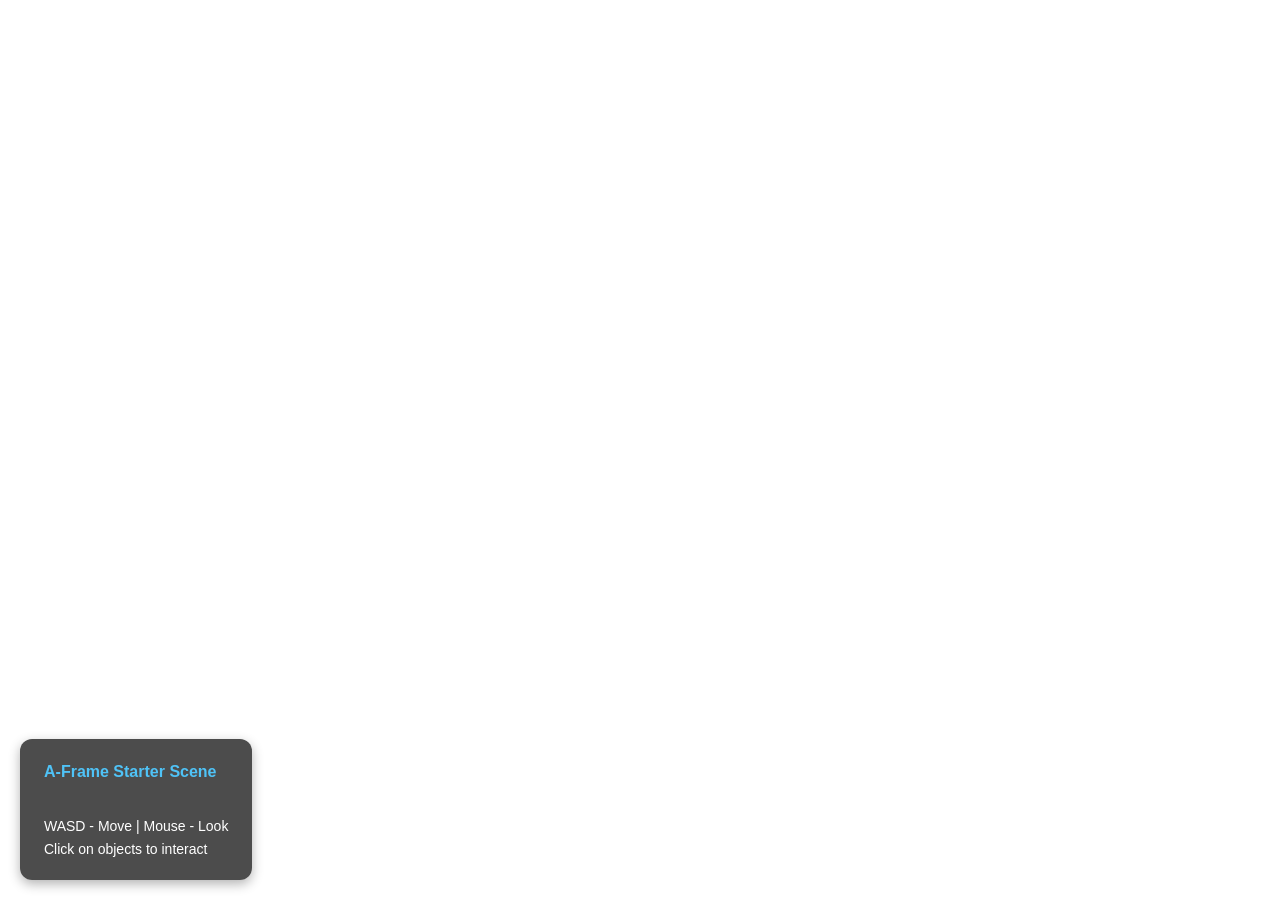
<file: .claude/skills/aframe-webxr/assets/starter_aframe/index.html>
<!DOCTYPE html>
<html>
  <head>
    <meta charset="utf-8">
    <title>A-Frame Starter Scene</title>
    <meta name="description" content="A-Frame VR/AR Starter Template">
    <meta name="viewport" content="width=device-width, initial-scale=1">
    <script src="https://aframe.io/releases/1.7.1/aframe.min.js"></script>
    <link rel="stylesheet" href="style.css">
  </head>
  <body>
    <a-scene>
      <!-- Assets -->
      <a-assets>
        <audio id="click-sound" src="https://cdn.aframe.io/360-image-gallery-boilerplate/audio/click.ogg"></audio>
      </a-assets>

      <!-- Environment -->
      <a-sky color="#87CEEB"></a-sky>
      <a-plane
        rotation="-90 0 0"
        width="20"
        height="20"
        color="#7BC8A4"
        shadow="receive: true">
      </a-plane>

      <!-- Lighting -->
      <a-entity light="type: ambient; color: #BBB; intensity: 0.6"></a-entity>
      <a-entity
        light="type: directional; color: #FFF; intensity: 0.5; castShadow: true"
        position="5 10 5">
      </a-entity>

      <!-- Interactive Objects -->
      <a-box
        id="box1"
        class="interactive"
        position="-1 0.5 -3"
        rotation="0 45 0"
        color="#4CC3D9"
        shadow="cast: true"
        animation="property: rotation; to: 0 405 0; loop: true; dur: 10000; easing: linear"
        event-set__mouseenter="scale: 1.2 1.2 1.2"
        event-set__mouseleave="scale: 1 1 1"
        sound="on: click; src: #click-sound">
      </a-box>

      <a-sphere
        id="sphere1"
        class="interactive"
        position="0 1.25 -5"
        radius="0.5"
        color="#EF2D5E"
        shadow="cast: true"
        animation__position="property: position; to: 0 2 -5; dir: alternate; loop: true; dur: 2000; easing: easeInOutQuad"
        event-set__click="color: orange"
        sound="on: click; src: #click-sound">
      </a-sphere>

      <a-cylinder
        id="cylinder1"
        class="interactive"
        position="1 0.75 -3"
        radius="0.3"
        height="1.5"
        color="#FFC65D"
        shadow="cast: true"
        event-set__mouseenter="color: yellow"
        event-set__mouseleave="color: #FFC65D"
        sound="on: click; src: #click-sound">
      </a-cylinder>

      <!-- Camera -->
      <a-camera position="0 1.6 0" look-controls wasd-controls>
        <a-cursor
          raycaster="objects: .interactive"
          fuse="false">
        </a-cursor>
      </a-camera>
    </a-scene>

    <!-- Info Panel -->
    <div id="info">
      <strong>A-Frame Starter Scene</strong><br>
      WASD - Move | Mouse - Look<br>
      Click on objects to interact
    </div>

    <script src="main.js"></script>
  </body>
</html>
</file>
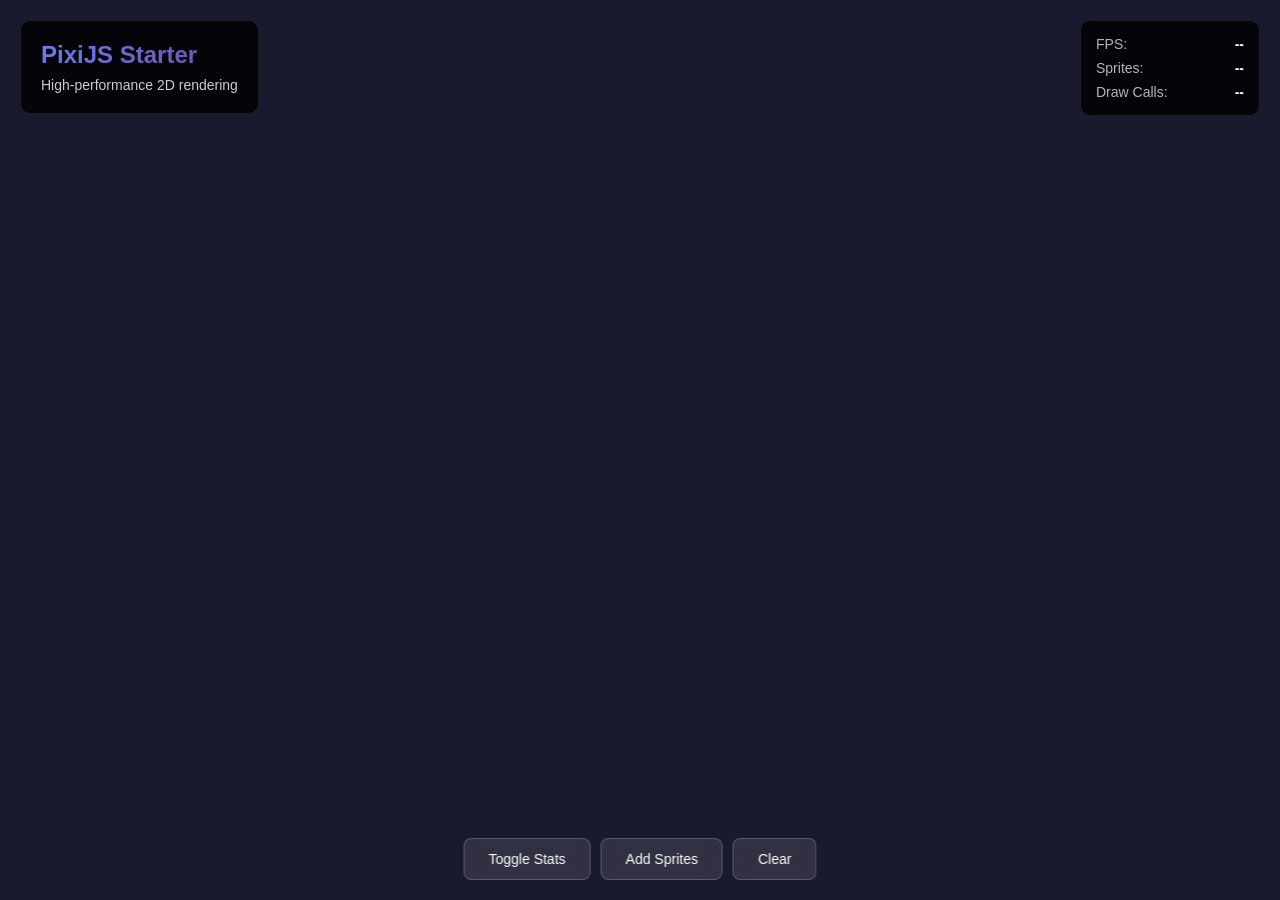
<file: .claude/skills/pixijs-2d/assets/starter_pixijs/index.html>
<!DOCTYPE html>
<html lang="en">
<head>
    <meta charset="UTF-8">
    <meta name="viewport" content="width=device-width, initial-scale=1.0">
    <title>PixiJS Starter</title>
    <link rel="stylesheet" href="styles.css">
</head>
<body>
    <!-- UI Overlay -->
    <div id="ui-overlay">
        <div id="info-panel">
            <h1>PixiJS Starter</h1>
            <p>High-performance 2D rendering</p>
        </div>

        <div id="stats-panel">
            <div class="stat">
                <span class="label">FPS:</span>
                <span id="fps">--</span>
            </div>
            <div class="stat">
                <span class="label">Sprites:</span>
                <span id="sprite-count">--</span>
            </div>
            <div class="stat">
                <span class="label">Draw Calls:</span>
                <span id="draw-calls">--</span>
            </div>
        </div>

        <div id="controls-panel">
            <button id="toggle-stats">Toggle Stats</button>
            <button id="add-sprites">Add Sprites</button>
            <button id="clear-sprites">Clear</button>
        </div>
    </div>

    <!-- PixiJS CDN -->
    <script src="https://pixijs.download/release/pixi.js"></script>
    <script src="main.js"></script>
</body>
</html>
</file>
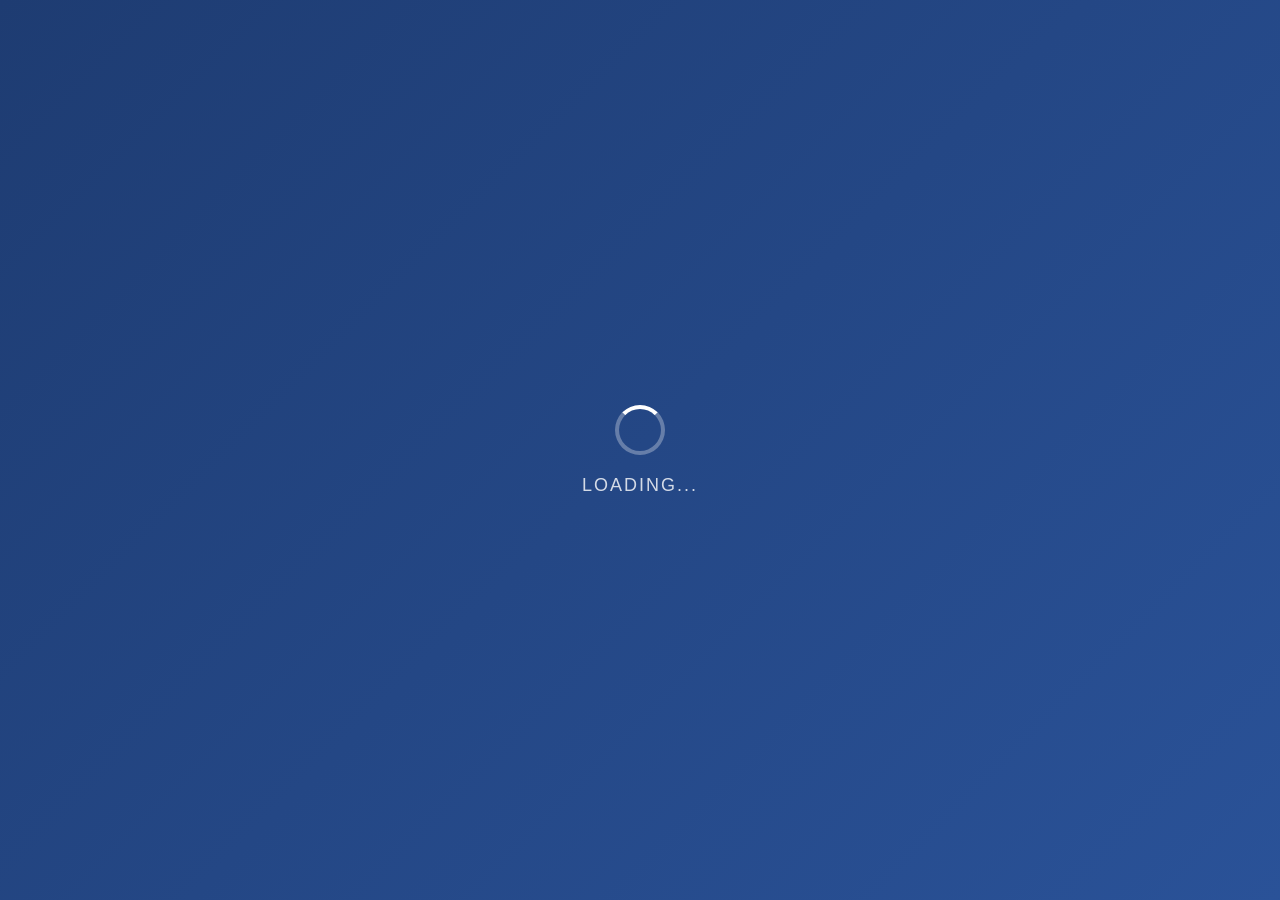
<file: .claude/skills/playcanvas-engine/assets/starter_playcanvas/index.html>
<!DOCTYPE html>
<html lang="en">
<head>
    <meta charset="UTF-8">
    <meta name="viewport" content="width=device-width, initial-scale=1.0, maximum-scale=1.0, user-scalable=no">
    <title>PlayCanvas Starter Project</title>
    <link rel="stylesheet" href="styles.css">

    <!-- PlayCanvas Engine -->
    <script src="https://code.playcanvas.com/playcanvas-stable.min.js"></script>
</head>
<body>
    <!-- Canvas Container -->
    <div id="app">
        <canvas id="application-canvas"></canvas>

        <!-- Loading Screen -->
        <div id="loading-screen">
            <div class="spinner"></div>
            <p>Loading...</p>
        </div>

        <!-- UI Overlay -->
        <div id="ui-overlay">
            <div id="info-panel">
                <h1>PlayCanvas Starter</h1>
                <p>Use mouse to rotate camera • Scroll to zoom</p>
            </div>

            <div id="stats-panel">
                <div class="stat">
                    <span class="label">FPS:</span>
                    <span id="fps">--</span>
                </div>
                <div class="stat">
                    <span class="label">Draw Calls:</span>
                    <span id="draw-calls">--</span>
                </div>
                <div class="stat">
                    <span class="label">Triangles:</span>
                    <span id="triangles">--</span>
                </div>
            </div>

            <div id="controls-panel">
                <button id="toggle-stats">Toggle Stats</button>
                <button id="toggle-wireframe">Wireframe</button>
                <button id="reset-camera">Reset Camera</button>
            </div>
        </div>
    </div>

    <!-- Application Scripts -->
    <script src="scripts/input-manager.js"></script>
    <script src="scripts/camera-controller.js"></script>
    <script src="scripts/app.js"></script>

    <script>
        // Initialize application when DOM is ready
        window.addEventListener('DOMContentLoaded', () => {
            initApp();
        });
    </script>
</body>
</html>
</file>
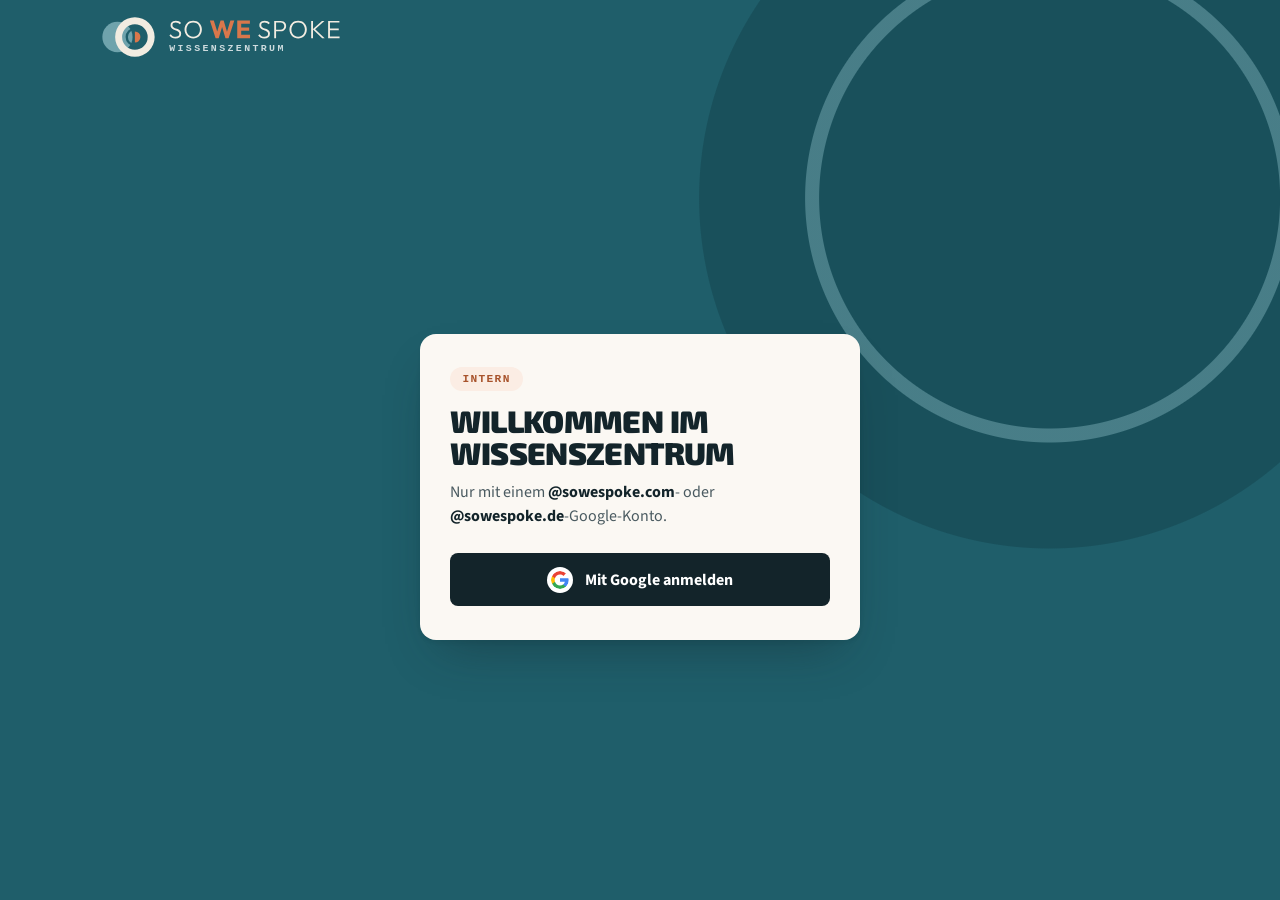
<file: login.html>
<!doctype html>
<html lang="de">
<head>
<meta charset="utf-8" />
<meta name="viewport" content="width=device-width, initial-scale=1" />
<title>Anmelden — Sowespoke</title>
<meta name="robots" content="noindex, nofollow" />
<link rel="icon" type="image/svg+xml" href="assets/brand/favicon.svg" />
<link rel="apple-touch-icon" href="assets/brand/apple-touch-icon.png" />
<link rel="stylesheet" href="assets/fonts/fonts.css" />
<link rel="stylesheet" href="auth.css?v=20261105-3" />
</head>
<body class="auth-body">
<header class="auth-bar">
  <img class="auth-bar__mark" src="assets/brand/sowespoke-zeichen.svg" alt="" />
  <span class="auth-bar__wordmark">
    <img class="auth-bar__logo" src="assets/brand/sowespoke-schriftzug.svg" alt="So We Spoke" />
    <span class="auth-bar__title">Wissenszentrum</span>
  </span>
</header>
<main class="auth-card">
  <span class="auth-card__tag">Intern</span>
  <h1>Willkommen im Wissenszentrum</h1>
  <p class="auth-card__hint">Nur mit einem <strong>@sowespoke.com</strong>- oder <strong>@sowespoke.de</strong>-Google-Konto.</p>
  <p id="auth-error" class="auth-error" role="alert" hidden></p>
  <a id="google-btn" class="auth-google-btn" href="/api/auth/google/start">
    <svg class="auth-google-btn__icon" viewBox="0 0 18 18" aria-hidden="true">
      <path fill="#4285F4" d="M17.64 9.2c0-.637-.057-1.251-.164-1.84H9v3.481h4.844c-.209 1.125-.843 2.078-1.796 2.717v2.259h2.908c1.702-1.567 2.684-3.874 2.684-6.617z" />
      <path fill="#34A853" d="M9 18c2.43 0 4.467-.806 5.956-2.18l-2.908-2.259c-.806.54-1.837.86-3.048.86-2.344 0-4.328-1.584-5.036-3.711H.957v2.332C2.438 15.983 5.482 18 9 18z" />
      <path fill="#FBBC05" d="M3.964 10.71c-.18-.54-.282-1.117-.282-1.71s.102-1.17.282-1.71V4.958H.957C.347 6.173 0 7.548 0 9s.348 2.827.957 4.042l3.007-2.332z" />
      <path fill="#EA4335" d="M9 3.58c1.321 0 2.508.454 3.44 1.345l2.582-2.58C13.463.891 11.426 0 9 0 5.482 0 2.438 2.017.957 4.958L3.964 7.29C4.672 5.163 6.656 3.58 9 3.58z" />
    </svg>
    Mit Google anmelden
  </a>
</main>
<script src="auth.js"></script>
</body>
</html>
</file>
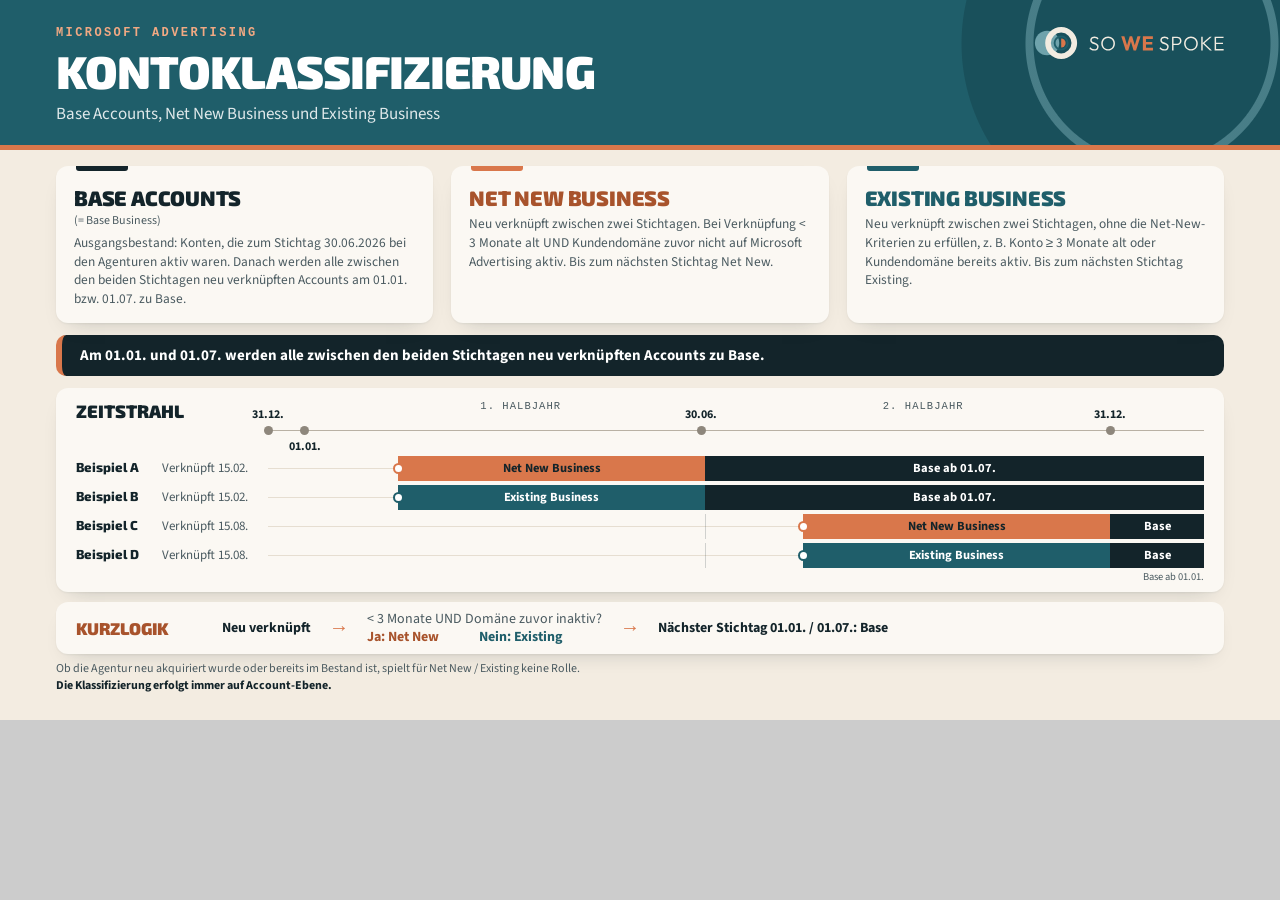
<file: content/konditionen/kontoklassifizierung-source.html>
<!-- impeccable-disable design-system-color, design-system-radius -- standalone
     print-to-PDF build source (wie content/microsoft-ads-kontopruefung/
     lernset-source.html): erzeugt Kontoklassifizierung_SOWESPOKE_v3.pdf und
     die Vorschau kontoklassifizierung.png. Inhalt 1:1 aus der bisherigen,
     extern erstellten Folie (Stand 2026-10-02) übernommen, nur der Stil ist
     neu (Tool-Factory-Stil, 2026-11-05). -->
<!doctype html>
<html lang="de">
<head>
<meta charset="utf-8" />
<title>Kontoklassifizierung — SOWESPOKE</title>
<style>
  @font-face { font-family: "Source Sans 3"; font-weight: 200 900; src: url("../../assets/fonts/SourceSans3-Variable.woff2") format("woff2"); }
  @font-face { font-family: "Exo 2"; font-weight: 100 900; src: url("../../assets/fonts/Exo2-Variable.woff2") format("woff2"); }

  /* Palette wie tokens.css (--c-tf-*) */
  :root {
    --petrol: #1F5E6A;
    --petrol-deep: #19505B;
    --petrol-tint: #E2ECEC;
    --cream: #F3ECE1;
    --card: #FBF8F3;
    --line: #E6DED1;
    --ink: #13242A;
    --ink-60: #4A5A60;
    --orange: #D9774B;
    --orange-ink: #A8532C;
    --orange-tint: #FBEDE4;
    --orange-light: #F2A983;
    --mono: "Cascadia Mono", Consolas, "Liberation Mono", monospace;
  }

  /* 16:9-Folie, gleiches Format wie die bisherige Datei (960 × 540 pt) */
  @page { size: 960pt 540pt; margin: 0; }
  * { box-sizing: border-box; }
  html, body { margin: 0; padding: 0; }
  body { font-family: "Source Sans 3", "Segoe UI", sans-serif; color: var(--ink); background: #ccc; }

  .slide {
    position: relative;
    width: 1280px;
    height: 720px;
    overflow: hidden;
    background: var(--cream);
  }

  /* Kopf: Petrol-Band mit Kreis-Motiv */
  .head {
    position: relative;
    height: 150px;
    padding: 26px 56px 0;
    background-color: var(--petrol);
    background-image:
      radial-gradient(circle at 90% 30%, transparent 0 118px, rgba(111, 163, 172, 0.55) 119px 126px, transparent 127px),
      radial-gradient(circle at 90% 30%, var(--petrol-deep) 0 190px, transparent 191px);
    border-bottom: 5px solid var(--orange);
    color: #fff;
  }
  .eyebrow { font-family: var(--mono); font-size: 12px; font-weight: 700; letter-spacing: 0.2em; text-transform: uppercase; color: var(--orange-light); }
  .head h1 { margin: 8px 0 0; font-family: "Exo 2", sans-serif; font-weight: 900; font-size: 46px; line-height: 1; letter-spacing: -0.02em; text-transform: uppercase; }
  .head p { margin: 8px 0 0; font-size: 17px; color: rgba(255, 255, 255, 0.86); }
  .brand { position: absolute; right: 56px; top: 26px; display: flex; align-items: center; gap: 10px; }
  .brand__mark { height: 34px; }
  .brand__logo { height: 15px; }

  .body { padding: 16px 56px 0; }

  /* Drei Karten */
  .cards { display: grid; grid-template-columns: repeat(3, 1fr); gap: 18px; }
  .card {
    position: relative;
    background: var(--card);
    border-radius: 12px;
    padding: 20px 18px 14px;
    box-shadow: 0 1px 2px rgba(19, 36, 42, 0.05), 0 10px 22px -14px rgba(19, 36, 42, 0.28);
    font-size: 13.4px;
    line-height: 1.4;
    color: var(--ink-60);
  }
  .card::before { content: ""; position: absolute; top: 0; left: 20px; width: 52px; height: 5px; border-radius: 0 0 3px 3px; background: var(--ink); }
  .card h2 { margin: 0 0 6px; font-family: "Exo 2", sans-serif; font-weight: 900; font-size: 21px; line-height: 1.1; color: var(--ink); text-transform: uppercase; letter-spacing: -0.01em; }
  .card p { margin: 0; }
  .card .sub { font-size: 12px; margin: -2px 0 4px; }
  .card--new::before { background: var(--orange); }
  .card--new h2 { color: var(--orange-ink); }
  .card--existing::before { background: var(--petrol); }
  .card--existing h2 { color: var(--petrol); }

  /* Hinweiszeile */
  .callout {
    margin-top: 12px;
    display: flex; align-items: center; gap: 12px;
    background: var(--ink);
    color: #fff;
    border-radius: 10px;
    padding: 10px 18px;
    font-size: 15px; font-weight: 700;
    border-left: 6px solid var(--orange);
  }

  /* Zeitstrahl */
  .timeline {
    margin-top: 12px;
    background: var(--card);
    border-radius: 12px;
    padding: 12px 20px 8px;
    box-shadow: 0 1px 2px rgba(19, 36, 42, 0.05), 0 10px 22px -14px rgba(19, 36, 42, 0.28);
    display: grid;
    grid-template-columns: 180px 1fr;
    column-gap: 12px;
  }
  .timeline h3 { margin: 0; font-family: "Exo 2", sans-serif; font-weight: 900; font-size: 18px; text-transform: uppercase; align-self: start; }
  .track { position: relative; height: 54px; }
  .axis { position: absolute; left: 0; right: 0; top: 30px; height: 1.5px; background: #B9B1A4; }
  .tick { position: absolute; top: 26px; width: 9px; height: 9px; margin-left: -4.5px; border-radius: 50%; background: #8E877C; }
  .tick-label { position: absolute; font-size: 12px; font-weight: 700; transform: translateX(-50%); white-space: nowrap; }
  .tick-label--up { top: 6px; }
  .tick-label--down { top: 38px; }
  .half { position: absolute; top: 0; font-family: var(--mono); font-size: 10.5px; letter-spacing: 0.1em; text-transform: uppercase; color: var(--ink-60); transform: translateX(-50%); }

  .row { display: contents; }
  .row__label { font-size: 13px; align-self: center; display: flex; gap: 10px; }
  .row__label b { font-family: "Exo 2", sans-serif; font-weight: 800; width: 76px; }
  .row__label span { color: var(--ink-60); }
  .lane { position: relative; height: 25px; margin: 2px 0; }
  .lane::before { content: ""; position: absolute; left: 0; right: 0; top: 50%; height: 1px; background: var(--line); }
  .bar {
    position: absolute; top: 0; bottom: 0;
    display: flex; align-items: center; justify-content: center;
    font-size: 12.5px; font-weight: 700; color: #fff; white-space: nowrap;
  }
  .bar--new { background: var(--orange); color: var(--ink); }
  .bar--existing { background: var(--petrol); }
  .bar--base { background: var(--ink); }
  .dot { position: absolute; top: 50%; width: 11px; height: 11px; margin: -5.5px 0 0 -5.5px; border-radius: 50%; background: #fff; border: 2.5px solid var(--orange); z-index: 1; }
  .dot--existing { border-color: var(--petrol); }
  .divider { position: absolute; top: 0; bottom: 0; width: 1px; background: rgba(19, 36, 42, 0.18); }
  .note { font-size: 10.5px; color: var(--ink-60); text-align: right; grid-column: 2; margin-top: -1px; }

  /* Kurzlogik */
  .logic {
    margin-top: 10px;
    display: flex; align-items: center; gap: 18px;
    background: var(--card);
    border-radius: 12px;
    padding: 8px 20px;
    box-shadow: 0 1px 2px rgba(19, 36, 42, 0.05), 0 10px 22px -14px rgba(19, 36, 42, 0.28);
    font-size: 14px;
  }
  .logic__title { font-family: "Exo 2", sans-serif; font-weight: 900; font-size: 17px; text-transform: uppercase; color: var(--orange-ink); width: 128px; }
  .logic__arrow { color: var(--orange); font-size: 20px; font-weight: 700; }
  .logic__q { line-height: 1.3; color: var(--ink-60); }
  .logic__q .yes { color: var(--orange-ink); font-weight: 700; margin-right: 40px; }
  .logic__q .no { color: var(--petrol); font-weight: 700; }
  .logic b { color: var(--ink); }

  .foot { margin: 7px 56px 0; font-size: 12px; line-height: 1.4; color: var(--ink-60); }
  .foot b { color: var(--ink); }
</style>
</head>
<body>
<section class="slide">
  <header class="head">
    <div class="eyebrow">Microsoft Advertising</div>
    <h1>Kontoklassifizierung</h1>
    <p>Base Accounts, Net New Business und Existing Business</p>
    <div class="brand"><img class="brand__mark" src="../../assets/brand/sowespoke-zeichen.svg" alt="" /><img class="brand__logo" src="../../assets/brand/sowespoke-schriftzug.svg" alt="So We Spoke" /></div>
  </header>

  <div class="body">
    <div class="cards">
      <div class="card">
        <h2>Base Accounts</h2>
        <p class="sub">(= Base Business)</p>
        <p>Ausgangsbestand: Konten, die zum Stichtag 30.06.2026 bei den Agenturen aktiv waren. Danach werden alle zwischen den beiden Stichtagen neu verknüpften Accounts am 01.01. bzw. 01.07. zu Base.</p>
      </div>
      <div class="card card--new">
        <h2>Net New Business</h2>
        <p>Neu verknüpft zwischen zwei Stichtagen. Bei Verknüpfung &lt; 3 Monate alt UND Kundendomäne zuvor nicht auf Microsoft Advertising aktiv. Bis zum nächsten Stichtag Net New.</p>
      </div>
      <div class="card card--existing">
        <h2>Existing Business</h2>
        <p>Neu verknüpft zwischen zwei Stichtagen, ohne die Net-New-Kriterien zu erfüllen, z. B. Konto ≥ 3 Monate alt oder Kundendomäne bereits aktiv. Bis zum nächsten Stichtag Existing.</p>
      </div>
    </div>

    <div class="callout">Am 01.01. und 01.07. werden alle zwischen den beiden Stichtagen neu verknüpften Accounts zu Base.</div>

    <!-- Positionen in % der Zeitachse (31.12. Vorjahr = 0 %, rechter Rand = 100 %),
         Proportionen aus der bisherigen Folie übernommen -->
    <div class="timeline">
      <h3>Zeitstrahl</h3>
      <div class="track">
        <span class="half" style="left:27%">1. Halbjahr</span>
        <span class="half" style="left:70%">2. Halbjahr</span>
        <div class="axis"></div>
        <span class="tick" style="left:0%"></span><span class="tick-label tick-label--up" style="left:0%">31.12.</span>
        <span class="tick" style="left:3.9%"></span><span class="tick-label tick-label--down" style="left:3.9%">01.01.</span>
        <span class="tick" style="left:46.3%"></span><span class="tick-label tick-label--up" style="left:46.3%">30.06.</span>
        <span class="tick" style="left:90%"></span><span class="tick-label tick-label--up" style="left:90%">31.12.</span>
      </div>

      <div class="row__label"><b>Beispiel A</b><span>Verknüpft 15.02.</span></div>
      <div class="lane"><span class="divider" style="left:46.7%"></span><span class="dot" style="left:13.9%"></span><span class="bar bar--new" style="left:13.9%;width:32.8%">Net New Business</span><span class="bar bar--base" style="left:46.7%;right:0">Base ab 01.07.</span></div>

      <div class="row__label"><b>Beispiel B</b><span>Verknüpft 15.02.</span></div>
      <div class="lane"><span class="divider" style="left:46.7%"></span><span class="dot dot--existing" style="left:13.9%"></span><span class="bar bar--existing" style="left:13.9%;width:32.8%">Existing Business</span><span class="bar bar--base" style="left:46.7%;right:0">Base ab 01.07.</span></div>

      <div class="row__label"><b>Beispiel C</b><span>Verknüpft 15.08.</span></div>
      <div class="lane"><span class="divider" style="left:46.7%"></span><span class="dot" style="left:57.2%"></span><span class="bar bar--new" style="left:57.2%;width:32.8%">Net New Business</span><span class="bar bar--base" style="left:90%;right:0">Base</span></div>

      <div class="row__label"><b>Beispiel D</b><span>Verknüpft 15.08.</span></div>
      <div class="lane"><span class="divider" style="left:46.7%"></span><span class="dot dot--existing" style="left:57.2%"></span><span class="bar bar--existing" style="left:57.2%;width:32.8%">Existing Business</span><span class="bar bar--base" style="left:90%;right:0">Base</span></div>

      <div class="note">Base ab 01.01.</div>
    </div>

    <div class="logic">
      <span class="logic__title">Kurzlogik</span>
      <b>Neu verknüpft</b>
      <span class="logic__arrow">→</span>
      <span class="logic__q">&lt; 3 Monate UND Domäne zuvor inaktiv?<br /><span class="yes">Ja: Net New</span><span class="no">Nein: Existing</span></span>
      <span class="logic__arrow">→</span>
      <b>Nächster Stichtag 01.01. / 01.07.: Base</b>
    </div>
  </div>

  <p class="foot">Ob die Agentur neu akquiriert wurde oder bereits im Bestand ist, spielt für Net New / Existing keine Rolle.<br /><b>Die Klassifizierung erfolgt immer auf Account-Ebene.</b></p>
</section>
</body>
</html>
</file>
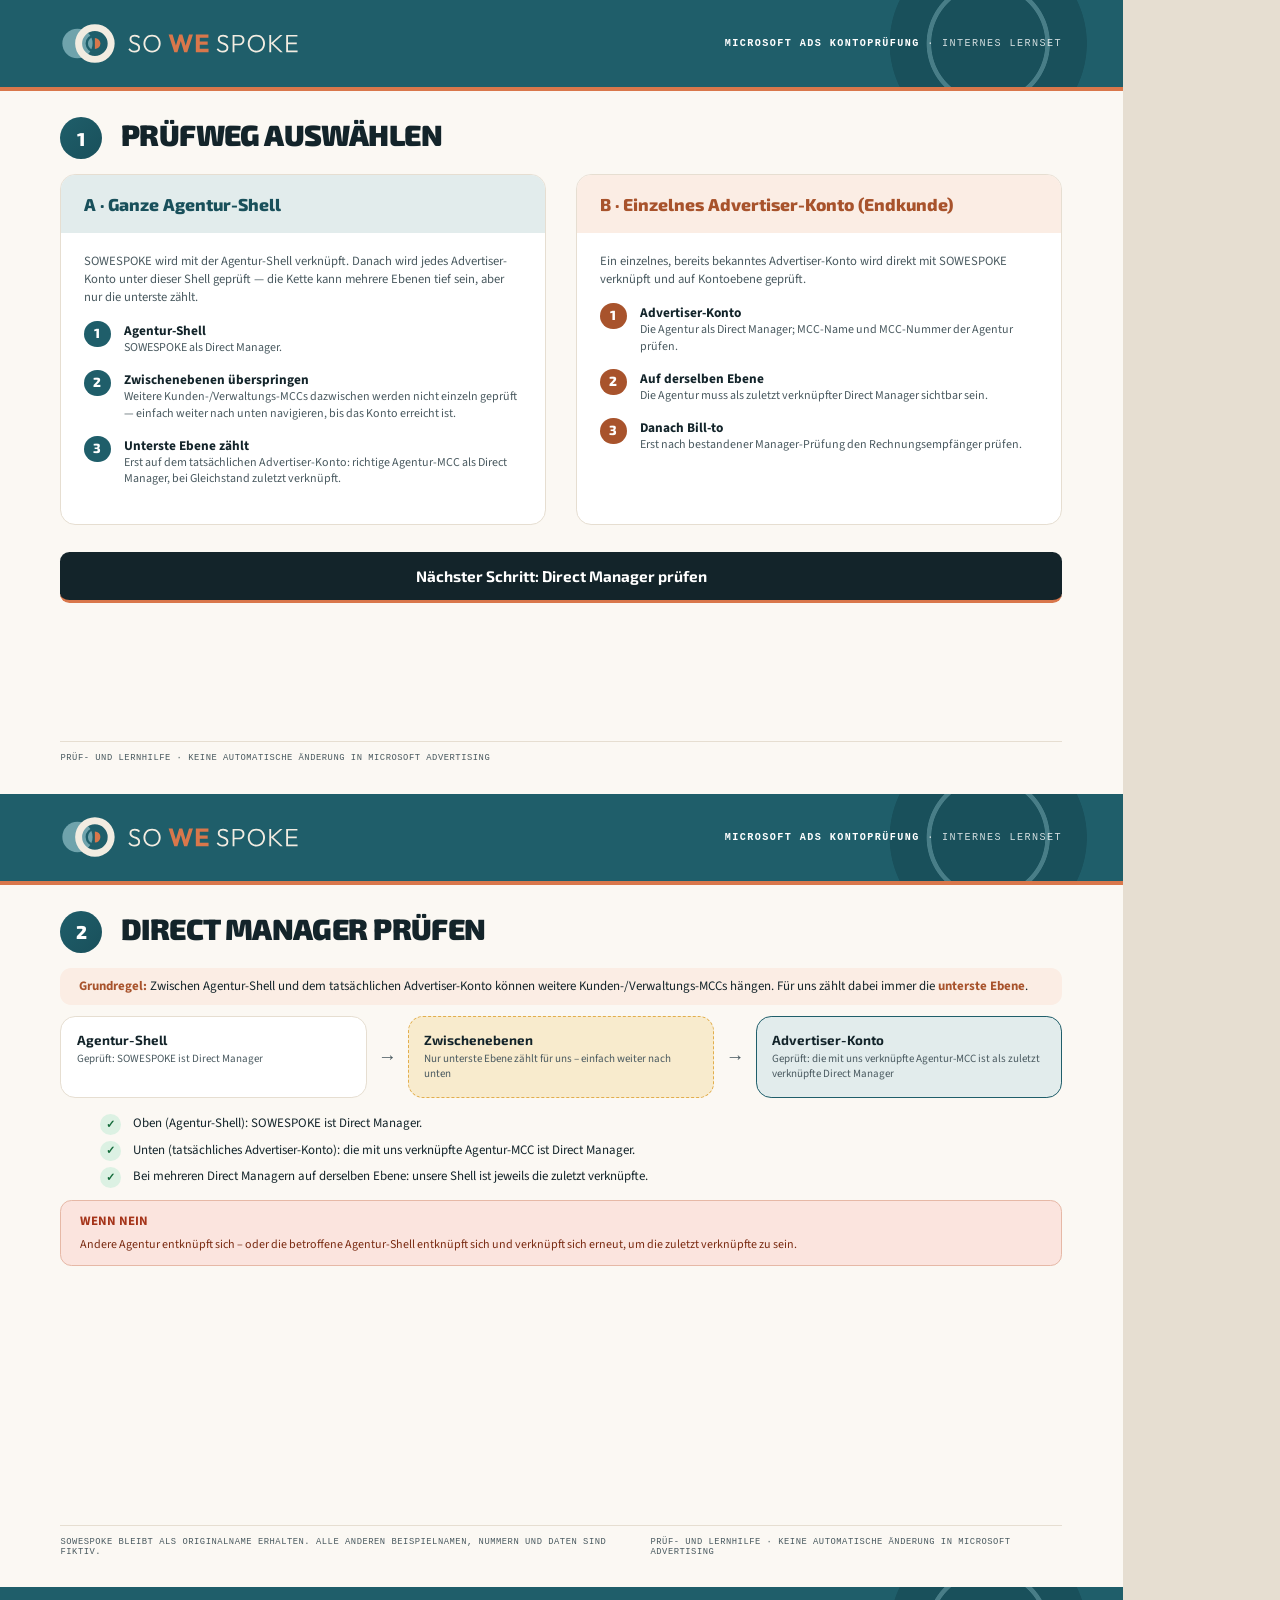
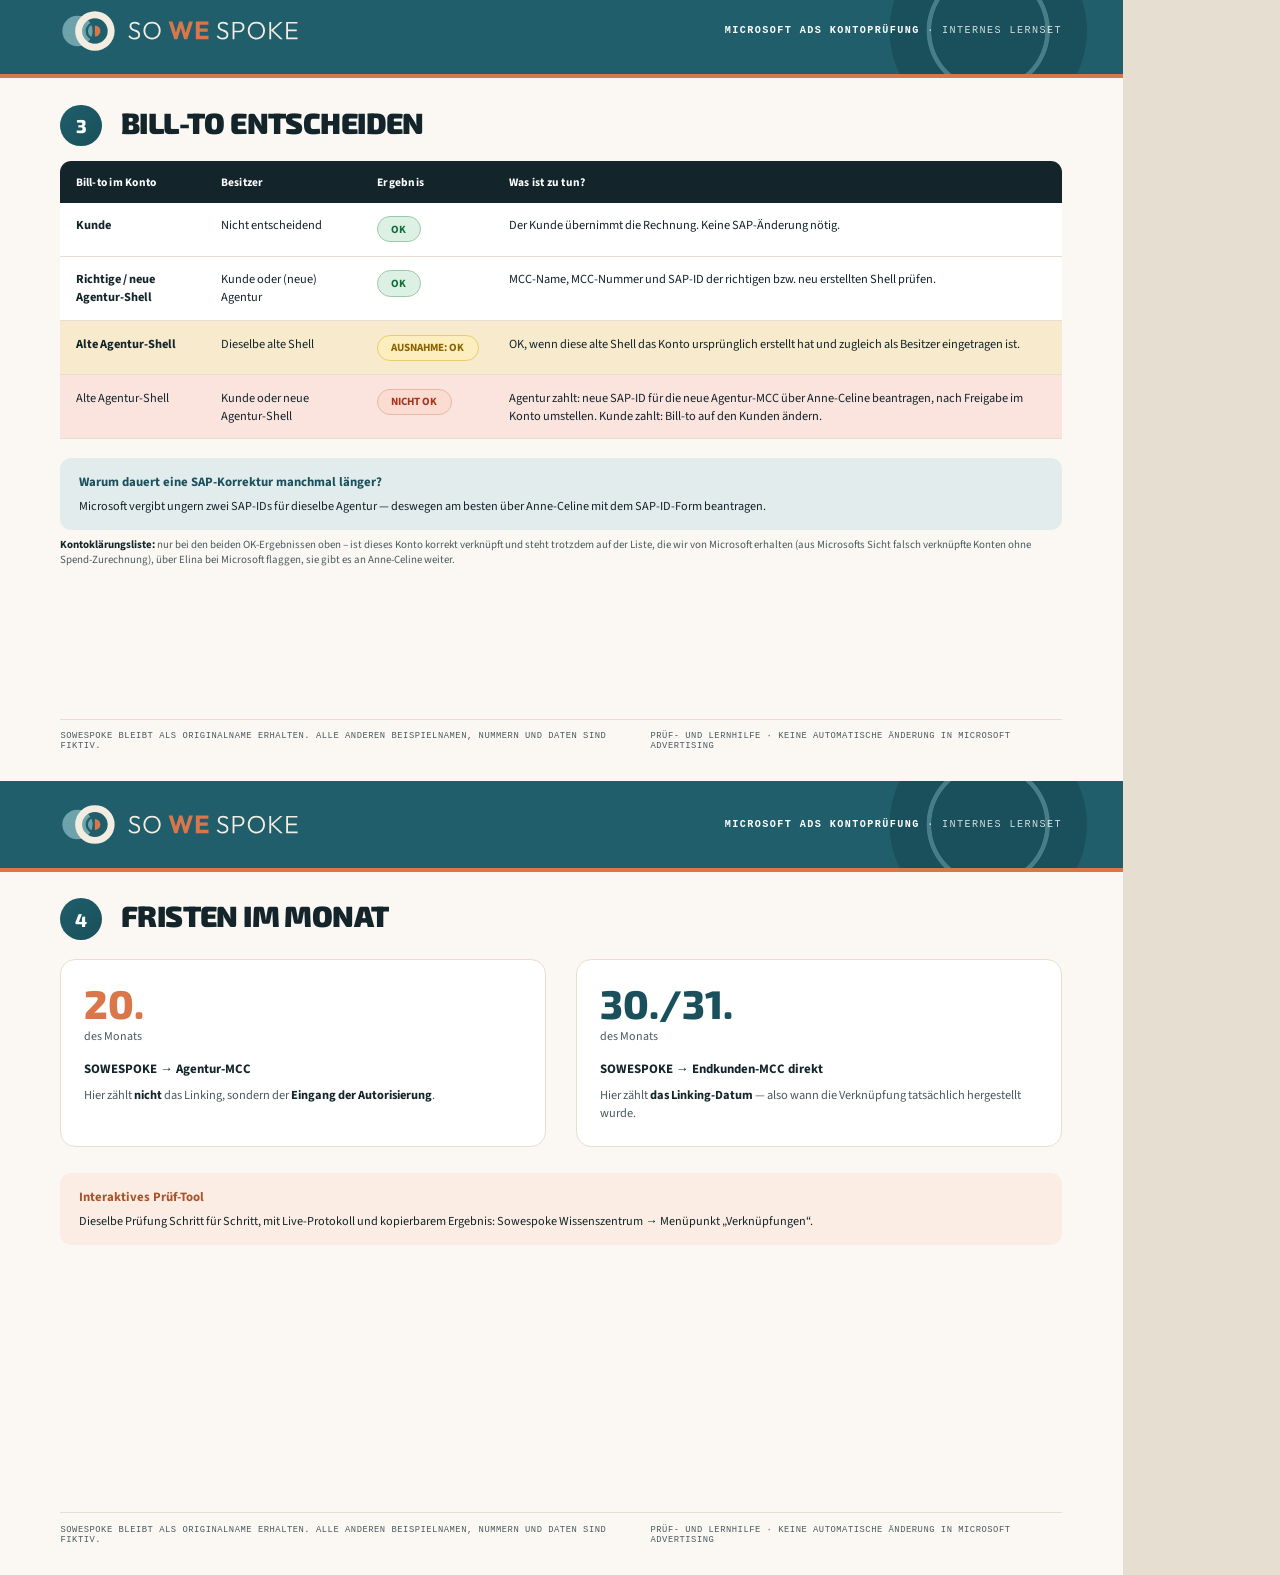
<file: content/microsoft-ads-kontopruefung/lernset-source.html>
<!-- impeccable-disable design-system-color, design-system-radius -- standalone
     print-to-PDF build source (never served as a live UI surface, see
     tools note in DESIGN.md): uses mm units and a print-only tint palette
     derived from tokens.css for paper contrast, not the app's px/rem
     component scale. -->
<!doctype html>
<html lang="de">
<head>
<meta charset="utf-8" />
<title>Microsoft Ads Kontoprüfung — Lernset</title>
<style>
  @font-face {
    font-family: "Source Sans 3";
    font-style: normal;
    font-weight: 200 900;
    src: url("../../assets/fonts/SourceSans3-Variable.woff2") format("woff2");
  }
  @font-face {
    font-family: "Exo 2";
    font-style: normal;
    font-weight: 100 900;
    src: url("../../assets/fonts/Exo2-Variable.woff2") format("woff2");
  }

  /* Tool-Factory-Stil (2026-11-05): Palette wie tokens.css (--c-tf-*) —
     Petrol als Hauptfarbe, Orange aus dem Sowespoke-Logo als Akzent. */
  :root {
    --ink: #13242A;
    --ink-60: #4A5A60;
    --paper: #FBF8F3;
    --line: #E6DED1;
    --accent: #D9774B;
    --accent-ink: #A8532C;
    --accent-tint: #FBEDE4;
    --teal: #1F5E6A;
    --teal-deep: #19505B;
    --teal-tint: #E2ECEC;
    --yellow: #E2AE4C;
    --yellow-tint: #F8EBCD;
    --success: #146B3A;
    --success-tint: #DCF1E3;
    --warning: #A5341A;
    --warning-tint: #FBE4DE;
    --grad: linear-gradient(135deg, #1F5E6A 0%, #19505B 100%);
    --mono: "Cascadia Mono", Consolas, "Liberation Mono", monospace;
  }

  @page { size: 297mm 210mm; margin: 0; }
  * { box-sizing: border-box; }
  html, body { margin: 0; padding: 0; }
  body {
    font-family: "Source Sans 3", "Segoe UI", sans-serif;
    color: var(--ink);
    background: #E6DED1;
  }
  h1, h2, h3, .display {
    font-family: "Exo 2", "Segoe UI", sans-serif;
    font-weight: 900;
    letter-spacing: -0.02em;
    margin: 0;
  }

  .page {
    width: 297mm;
    height: 210mm;
    background: var(--paper);
    position: relative;
    padding: 14mm 16mm 12mm;
    page-break-after: always;
    overflow: hidden;
  }
  .page:last-child { page-break-after: auto; }

  .masthead {
    position: relative;
    display: flex;
    align-items: center;
    justify-content: space-between;
    margin: -14mm -16mm 7mm;
    padding: 6mm 16mm;
    background-color: var(--teal);
    background-image:
      radial-gradient(circle at 88% 50%, transparent 0 15mm, rgba(111, 163, 172, 0.55) 15.2mm 16.2mm, transparent 16.4mm),
      radial-gradient(circle at 88% 50%, var(--teal-deep) 0 26mm, transparent 26.2mm);
    border-bottom: 1.2mm solid var(--accent);
    overflow: hidden;
  }
  .masthead__brand { display: flex; align-items: center; gap: 3mm; }
  .masthead__mark { height: 11mm; display: block; }
  .masthead__logo { height: 5mm; display: block; }
  .masthead__meta {
    position: relative;
    text-align: right;
    font-family: var(--mono);
    font-size: 7.6pt;
    letter-spacing: 0.14em;
    text-transform: uppercase;
    color: rgba(255, 255, 255, 0.8);
  }
  .masthead__meta strong { color: #fff; }

  .step-row { display: flex; align-items: flex-start; gap: 5mm; margin-bottom: 4mm; }
  .step-num {
    flex: none;
    width: 11mm; height: 11mm;
    border-radius: 999px;
    background: var(--grad);
    color: #fff;
    display: flex; align-items: center; justify-content: center;
    font-family: "Exo 2", sans-serif; font-weight: 800; font-size: 14pt;
  }
  .step-head h1 { font-size: 22pt; text-transform: uppercase; }
  .step-head p { margin: 1.5mm 0 0; font-size: 10.5pt; color: var(--ink-60); max-width: 150mm; }

  /* -- Route cards (Page 1) -- */
  .route-grid { display: grid; grid-template-columns: 1fr 1fr; gap: 8mm; margin-top: 4mm; }
  .route-card { border-radius: 4mm; border: 1px solid var(--line); overflow: hidden; background: #fff; }
  .route-card__head { padding: 5mm 6mm; font-family: "Exo 2", sans-serif; font-weight: 800; font-size: 13pt; }
  .route-card--a .route-card__head { background: var(--teal-tint); color: var(--teal-deep); }
  .route-card--b .route-card__head { background: var(--accent-tint); color: var(--accent-ink); }
  .route-card__body { padding: 5mm 6mm 6mm; }
  .route-card__body > p { margin: 0 0 4mm; font-size: 9.5pt; color: var(--ink-60); }
  .route-step { display: flex; gap: 3.5mm; margin-bottom: 3.5mm; }
  .route-step .route-step__badge {
    flex: none; width: 7mm; height: 7mm; border-radius: 999px;
    display: flex; align-items: center; justify-content: center;
    font-family: "Exo 2", sans-serif; font-weight: 800; font-size: 10pt; line-height: 1;
    color: #fff;
  }
  .route-card--a .route-step__badge { background: var(--teal); }
  .route-card--b .route-step__badge { background: var(--accent-ink); }
  .route-step strong { display: block; font-size: 10pt; }
  .route-step span { display: block; font-size: 9pt; color: var(--ink-60); line-height: 1.4; }

  .join-banner {
    margin-top: 7mm;
    background: var(--ink);
    color: #fff;
    border-radius: 2.5mm;
    border-bottom: 1mm solid var(--accent);
    padding: 4mm 6mm;
    text-align: center;
    font-family: "Exo 2", sans-serif;
    font-weight: 700;
    font-size: 11.5pt;
  }

  /* -- Ebenen-diagram (page 2) -- */
  .ladder { display: flex; align-items: stretch; gap: 3mm; margin: 3mm 0 4mm; }
  .ladder__node {
    flex: 1;
    border: 1px solid var(--line);
    border-radius: 4mm;
    padding: 4mm;
    background: #fff;
    position: relative;
  }
  .ladder__node--variable { background: var(--yellow-tint); border-color: var(--yellow); border-style: dashed; }
  .ladder__node--leaf { background: var(--teal-tint); border-color: var(--teal); }
  .ladder__node b { display: block; font-size: 10pt; font-family: "Exo 2", sans-serif; }
  .ladder__node small { font-size: 8.3pt; color: var(--ink-60); line-height: 1.35; display: block; margin-top: 1mm; }
  .ladder__arrow { flex: none; align-self: center; font-size: 14pt; color: var(--ink-60); }

  .rule-note {
    background: var(--accent-tint);
    border-radius: 3mm;
    padding: 2.5mm 5mm;
    font-size: 9.7pt;
    margin-bottom: 3mm;
  }
  .rule-note strong { color: var(--accent-ink); }

  .checklist { display: flex; flex-direction: column; gap: 1.6mm; margin-bottom: 3mm; }
  .checklist li { display: flex; gap: 3mm; align-items: flex-start; font-size: 9.7pt; list-style: none; }
  .checklist li::before {
    content: "✓"; flex: none;
    width: 5.5mm; height: 5.5mm; border-radius: 999px;
    background: var(--success-tint); color: var(--success);
    display: flex; align-items: center; justify-content: center;
    font-size: 8.5pt; font-weight: 700;
  }

  .warn-box {
    background: var(--warning-tint);
    border: 1.3px solid #E6B8A6;
    border-radius: 3mm;
    padding: 3mm 5mm;
    font-size: 9pt;
    line-height: 1.45;
    color: #7A2B12;
  }
  .warn-box strong { display: block; font-size: 9.7pt; margin-bottom: 1.5mm; color: var(--warning); }

  .pass-banner {
    margin-top: 4mm;
    background: var(--success-tint);
    border: 1.3px solid #9CC9AA;
    border-radius: 4mm;
    padding: 3mm 6mm;
    text-align: center;
    font-weight: 700;
    color: var(--success);
    font-size: 11pt;
  }

  /* -- Bill-to table (page 3) -- */
  table.billto { width: 100%; border-collapse: collapse; font-size: 9.3pt; margin-top: 4mm; }
  table.billto th {
    background: var(--ink); color: #fff; text-align: left;
    padding: 3.2mm 4mm; font-size: 8.6pt; font-weight: 700; letter-spacing: 0.02em;
  }
  table.billto th:first-child { border-radius: 3mm 0 0 0; }
  table.billto th:last-child { border-radius: 0 3mm 0 0; }
  table.billto td { padding: 3.6mm 4mm; border-bottom: 1px solid var(--line); vertical-align: top; background-clip: padding-box; }
  table.billto tr.row-ok { background: #fff; }
  table.billto tr.row-ok td:first-child, table.billto tr.row-exception td:first-child { font-weight: 700; }
  table.billto tr.row-exception { background: var(--yellow-tint); }
  table.billto tr.row-bad { background: var(--warning-tint); }
  .pill { display: inline-block; padding: 1.2mm 3.5mm; border-radius: 999px; font-size: 8.3pt; font-weight: 700; white-space: nowrap; }
  .pill--ok { background: var(--success-tint); color: var(--success); border: 1px solid #9CC9AA; }
  .pill--exception { background: #FCEEBE; color: #8A6200; border: 1px solid #E9CE6B; }
  .pill--bad { background: #FBDCD2; color: var(--warning); border: 1px solid #E6B8A6; }

  .memo {
    margin-top: 3mm;
    background: var(--yellow-tint);
    border: 1.3px solid #E9CE6B;
    border-radius: 3mm;
    padding: 3mm 5mm;
    font-size: 9.5pt;
    display: flex; gap: 4mm; align-items: flex-start;
  }
  .memo b { flex: none; font-size: 8.6pt; text-transform: uppercase; letter-spacing: 0.04em; color: #8A6200; }

  /* -- Page 4: Fristen -- */
  .deadline-grid { display: grid; grid-template-columns: 1fr 1fr; gap: 8mm; margin-top: 5mm; }
  .deadline-card { border-radius: 4mm; border: 1px solid var(--line); padding: 6mm; background: #fff; }
  .deadline-card__date { font-family: "Exo 2", sans-serif; font-weight: 800; font-size: 30pt; line-height: 1; color: var(--accent); }
  .deadline-card--direct .deadline-card__date { color: var(--teal-deep); }
  .deadline-card__label { font-size: 9pt; color: var(--ink-60); margin: 1.5mm 0 4mm; }
  .deadline-card__path { font-size: 9.7pt; font-weight: 700; margin-bottom: 2mm; }
  .deadline-card__counts { font-size: 9.3pt; color: var(--ink-60); line-height: 1.5; }
  .deadline-card__counts strong { color: var(--ink); }

  .footnote-grid { display: grid; grid-template-columns: 1fr 1fr; gap: 8mm; margin-top: 7mm; }
  .footnote-box { background: var(--teal-tint); border-radius: 3mm; padding: 4mm 5mm; font-size: 9.2pt; }
  .footnote-box strong { display: block; font-size: 9.6pt; margin-bottom: 1.5mm; color: var(--teal-deep); }
  .footnote-box--tool { background: var(--accent-tint); }
  .footnote-box--tool strong { color: var(--accent-ink); }

  .side-note { margin: 2mm 0 0; font-size: 8.2pt; line-height: 1.35; color: var(--ink-60); }
  .side-note strong { color: var(--ink); }

  .foot {
    position: absolute;
    left: 16mm; right: 16mm; bottom: 8mm;
    display: flex; justify-content: space-between; gap: 6mm;
    font-family: var(--mono); font-size: 6.6pt; letter-spacing: 0.06em; text-transform: uppercase; color: var(--ink-60);
    padding-top: 3mm; border-top: 1px solid var(--line);
  }
</style>
</head>
<body>

<!-- ============ PAGE 1 — Prüfweg auswählen ============ -->
<section class="page">
  <div class="masthead">
    <div class="masthead__brand"><img class="masthead__mark" src="../../assets/brand/sowespoke-zeichen.svg" alt="" /><img class="masthead__logo" src="../../assets/brand/sowespoke-schriftzug.svg" alt="So We Spoke" /></div>
    <div class="masthead__meta"><strong>Microsoft Ads Kontoprüfung</strong> · Internes Lernset</div>
  </div>

  <div class="step-row">
    <div class="step-num">1</div>
    <div class="step-head">
      <h1>Prüfweg auswählen</h1>
    </div>
  </div>

  <div class="route-grid">
    <div class="route-card route-card--a">
      <div class="route-card__head">A · Ganze Agentur-Shell</div>
      <div class="route-card__body">
        <p>SOWESPOKE wird mit der Agentur-Shell verknüpft. Danach wird jedes Advertiser-Konto unter dieser Shell geprüft — die Kette kann mehrere Ebenen tief sein, aber nur die unterste zählt.</p>
        <div class="route-step"><span class="route-step__badge">1</span><div><strong>Agentur-Shell</strong><span>SOWESPOKE als Direct Manager.</span></div></div>
        <div class="route-step"><span class="route-step__badge">2</span><div><strong>Zwischenebenen überspringen</strong><span>Weitere Kunden-/Verwaltungs-MCCs dazwischen werden nicht einzeln geprüft — einfach weiter nach unten navigieren, bis das Konto erreicht ist.</span></div></div>
        <div class="route-step"><span class="route-step__badge">3</span><div><strong>Unterste Ebene zählt</strong><span>Erst auf dem tatsächlichen Advertiser-Konto: richtige Agentur-MCC als Direct Manager, bei Gleichstand zuletzt verknüpft.</span></div></div>
      </div>
    </div>
    <div class="route-card route-card--b">
      <div class="route-card__head">B · Einzelnes Advertiser-Konto (Endkunde)</div>
      <div class="route-card__body">
        <p>Ein einzelnes, bereits bekanntes Advertiser-Konto wird direkt mit SOWESPOKE verknüpft und auf Kontoebene geprüft.</p>
        <div class="route-step"><span class="route-step__badge">1</span><div><strong>Advertiser-Konto</strong><span>Die Agentur als Direct Manager; MCC-Name und MCC-Nummer der Agentur prüfen.</span></div></div>
        <div class="route-step"><span class="route-step__badge">2</span><div><strong>Auf derselben Ebene</strong><span>Die Agentur muss als zuletzt verknüpfter Direct Manager sichtbar sein.</span></div></div>
        <div class="route-step"><span class="route-step__badge">3</span><div><strong>Danach Bill-to</strong><span>Erst nach bestandener Manager-Prüfung den Rechnungsempfänger prüfen.</span></div></div>
      </div>
    </div>
  </div>

  <div class="join-banner">Nächster Schritt: Direct Manager prüfen</div>

  <div class="foot">
    <span>Prüf- und Lernhilfe · keine automatische Änderung in Microsoft Advertising</span>
  </div>
</section>

<!-- ============ PAGE 2 — Direct Manager und MCC prüfen ============ -->
<section class="page">
  <div class="masthead">
    <div class="masthead__brand"><img class="masthead__mark" src="../../assets/brand/sowespoke-zeichen.svg" alt="" /><img class="masthead__logo" src="../../assets/brand/sowespoke-schriftzug.svg" alt="So We Spoke" /></div>
    <div class="masthead__meta"><strong>Microsoft Ads Kontoprüfung</strong> · Internes Lernset</div>
  </div>

  <div class="step-row">
    <div class="step-num">2</div>
    <div class="step-head">
      <h1>Direct Manager prüfen</h1>
    </div>
  </div>

  <div class="rule-note"><strong>Grundregel:</strong> Zwischen Agentur-Shell und dem tatsächlichen Advertiser-Konto können weitere Kunden-/Verwaltungs-MCCs hängen. Für uns zählt dabei immer die <strong>unterste Ebene</strong>.</div>

  <div class="ladder">
    <div class="ladder__node"><b>Agentur-Shell</b><small>Geprüft: SOWESPOKE ist Direct Manager</small></div>
    <div class="ladder__arrow">→</div>
    <div class="ladder__node ladder__node--variable"><b>Zwischenebenen</b><small>Nur unterste Ebene zählt für uns – einfach weiter nach unten</small></div>
    <div class="ladder__arrow">→</div>
    <div class="ladder__node ladder__node--leaf"><b>Advertiser-Konto</b><small>Geprüft: die mit uns verknüpfte Agentur-MCC ist als zuletzt verknüpfte Direct Manager</small></div>
  </div>

  <ul class="checklist">
    <li>Oben (Agentur-Shell): SOWESPOKE ist Direct Manager.</li>
    <li>Unten (tatsächliches Advertiser-Konto): die mit uns verknüpfte Agentur-MCC ist Direct Manager.</li>
    <li>Bei mehreren Direct Managern auf derselben Ebene: unsere Shell ist jeweils die zuletzt verknüpfte.</li>
  </ul>

  <div class="warn-box">
    <strong>WENN NEIN</strong>
    Andere Agentur entknüpft sich – oder die betroffene Agentur-Shell entknüpft sich und verknüpft sich erneut, um die zuletzt verknüpfte zu sein.
  </div>

  <div class="foot">
    <span>SOWESPOKE bleibt als Originalname erhalten. Alle anderen Beispielnamen, Nummern und Daten sind fiktiv.</span>
    <span>Prüf- und Lernhilfe · keine automatische Änderung in Microsoft Advertising</span>
  </div>
</section>

<!-- ============ PAGE 3 — Bill-to entscheiden ============ -->
<section class="page">
  <div class="masthead">
    <div class="masthead__brand"><img class="masthead__mark" src="../../assets/brand/sowespoke-zeichen.svg" alt="" /><img class="masthead__logo" src="../../assets/brand/sowespoke-schriftzug.svg" alt="So We Spoke" /></div>
    <div class="masthead__meta"><strong>Microsoft Ads Kontoprüfung</strong> · Internes Lernset</div>
  </div>

  <div class="step-row">
    <div class="step-num">3</div>
    <div class="step-head">
      <h1>Bill-to entscheiden</h1>
    </div>
  </div>

  <table class="billto">
    <thead>
      <tr><th>Bill-to im Konto</th><th>Besitzer</th><th>Ergebnis</th><th>Was ist zu tun?</th></tr>
    </thead>
    <tbody>
      <tr class="row-ok">
        <td>Kunde</td>
        <td>Nicht entscheidend</td>
        <td><span class="pill pill--ok">OK</span></td>
        <td>Der Kunde übernimmt die Rechnung. Keine SAP-Änderung nötig.</td>
      </tr>
      <tr class="row-ok">
        <td>Richtige / neue Agentur-Shell</td>
        <td>Kunde oder (neue) Agentur</td>
        <td><span class="pill pill--ok">OK</span></td>
        <td>MCC-Name, MCC-Nummer und SAP-ID der richtigen bzw. neu erstellten Shell prüfen.</td>
      </tr>
      <tr class="row-exception">
        <td>Alte Agentur-Shell</td>
        <td>Dieselbe alte Shell</td>
        <td><span class="pill pill--exception">AUSNAHME: OK</span></td>
        <td>OK, wenn diese alte Shell das Konto ursprünglich erstellt hat und zugleich als Besitzer eingetragen ist.</td>
      </tr>
      <tr class="row-bad">
        <td>Alte Agentur-Shell</td>
        <td>Kunde oder neue Agentur-Shell</td>
        <td><span class="pill pill--bad">NICHT OK</span></td>
        <td>Agentur zahlt: neue SAP-ID für die neue Agentur-MCC über Anne-Celine beantragen, nach Freigabe im Konto umstellen. Kunde zahlt: Bill-to auf den Kunden ändern.</td>
      </tr>
    </tbody>
  </table>

  <div class="footnote-box" style="margin-top:5mm">
    <strong>Warum dauert eine SAP-Korrektur manchmal länger?</strong>
    Microsoft vergibt ungern zwei SAP-IDs für dieselbe Agentur — deswegen am besten über Anne-Celine mit dem SAP-ID-Form beantragen.
  </div>

  <p class="side-note"><strong>Kontoklärungsliste:</strong> nur bei den beiden OK-Ergebnissen oben – ist dieses Konto korrekt verknüpft und steht trotzdem auf der Liste, die wir von Microsoft erhalten (aus Microsofts Sicht falsch verknüpfte Konten ohne Spend-Zurechnung), über Elina bei Microsoft flaggen, sie gibt es an Anne-Celine weiter.</p>

  <div class="foot">
    <span>SOWESPOKE bleibt als Originalname erhalten. Alle anderen Beispielnamen, Nummern und Daten sind fiktiv.</span>
    <span>Prüf- und Lernhilfe · keine automatische Änderung in Microsoft Advertising</span>
  </div>
</section>

<!-- ============ PAGE 4 — Fristen & weiterführend ============ -->
<section class="page">
  <div class="masthead">
    <div class="masthead__brand"><img class="masthead__mark" src="../../assets/brand/sowespoke-zeichen.svg" alt="" /><img class="masthead__logo" src="../../assets/brand/sowespoke-schriftzug.svg" alt="So We Spoke" /></div>
    <div class="masthead__meta"><strong>Microsoft Ads Kontoprüfung</strong> · Internes Lernset</div>
  </div>

  <div class="step-row">
    <div class="step-num">4</div>
    <div class="step-head">
      <h1>Fristen im Monat</h1>
    </div>
  </div>

  <div class="deadline-grid">
    <div class="deadline-card">
      <div class="deadline-card__date">20.</div>
      <div class="deadline-card__label">des Monats</div>
      <div class="deadline-card__path">SOWESPOKE → Agentur-MCC</div>
      <div class="deadline-card__counts">Hier zählt <strong>nicht</strong> das Linking, sondern der <strong>Eingang der Autorisierung</strong>.</div>
    </div>
    <div class="deadline-card deadline-card--direct">
      <div class="deadline-card__date">30./31.</div>
      <div class="deadline-card__label">des Monats</div>
      <div class="deadline-card__path">SOWESPOKE → Endkunden-MCC direkt</div>
      <div class="deadline-card__counts">Hier zählt <strong>das Linking-Datum</strong> — also wann die Verknüpfung tatsächlich hergestellt wurde.</div>
    </div>
  </div>

  <div class="footnote-box footnote-box--tool" style="margin-top:7mm">
    <strong>Interaktives Prüf-Tool</strong>
    Dieselbe Prüfung Schritt für Schritt, mit Live-Protokoll und kopierbarem Ergebnis: Sowespoke Wissenszentrum → Menüpunkt „Verknüpfungen“.
  </div>

  <div class="foot">
    <span>SOWESPOKE bleibt als Originalname erhalten. Alle anderen Beispielnamen, Nummern und Daten sind fiktiv.</span>
    <span>Prüf- und Lernhilfe · keine automatische Änderung in Microsoft Advertising</span>
  </div>
</section>

</body>
</html>
</file>
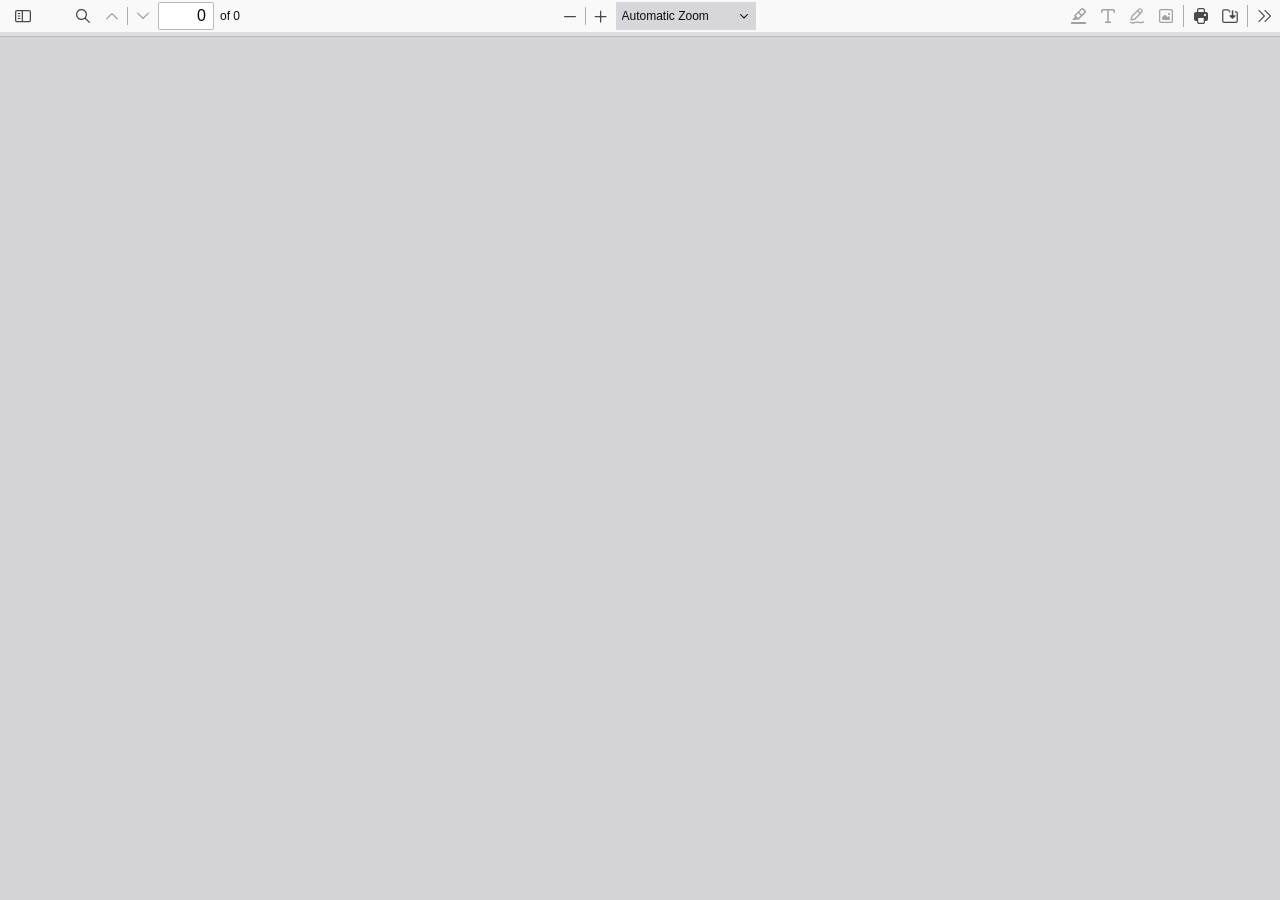
<file: assets/pdfjs/web/viewer.html>
<!doctype html>
<!--
Copyright 2012 Mozilla Foundation

Licensed under the Apache License, Version 2.0 (the "License");
you may not use this file except in compliance with the License.
You may obtain a copy of the License at

    http://www.apache.org/licenses/LICENSE-2.0

Unless required by applicable law or agreed to in writing, software
distributed under the License is distributed on an "AS IS" BASIS,
WITHOUT WARRANTIES OR CONDITIONS OF ANY KIND, either express or implied.
See the License for the specific language governing permissions and
limitations under the License.

Adobe CMap resources are covered by their own copyright but the same license:

    Copyright 1990-2015 Adobe Systems Incorporated.

See https://github.com/adobe-type-tools/cmap-resources
-->
<html dir="ltr" mozdisallowselectionprint>
  <head>
    <meta charset="utf-8" />
    <meta name="viewport" content="width=device-width, initial-scale=1, maximum-scale=1" />
    <meta name="google" content="notranslate" />
    <title>PDF.js viewer</title>

  <meta
      http-equiv="Content-Security-Policy"
      content="default-src 'none'; script-src 'self' 'wasm-unsafe-eval'; worker-src 'self' blob:; style-src 'self'; img-src 'self' blob: data:; media-src blob:; font-src 'self' data:; connect-src * blob: data:; base-uri 'none'; form-action 'none';"
    />

<!-- This snippet is used in production (included from viewer.html) -->
<link rel="resource" type="application/l10n" href="locale/locale.json" />
<script src="../build/pdf.mjs" type="module"></script>

    <link rel="stylesheet" href="viewer.css" />

  <script src="viewer.mjs" type="module"></script>
  </head>

  <body tabindex="0">
    <div id="outerContainer">
      <span id="viewer-alert" class="visuallyHidden" role="alert"></span>

      <div id="mainContainer">
        <div class="toolbar">
          <div id="toolbarContainer">
            <div id="toolbarViewer" class="toolbarHorizontalGroup">
              <div id="toolbarViewerLeft" class="toolbarHorizontalGroup">
                <button
                  id="viewsManagerToggleButton"
                  class="toolbarButton"
                  type="button"
                  tabindex="0"
                  data-l10n-id="pdfjs-toggle-views-manager-button1"
                  aria-expanded="false"
                  aria-haspopup="true"
                  aria-controls="viewsManager"
                >
                  <span data-l10n-id="pdfjs-toggle-views-manager-button1-label"></span>
                </button>
                <div
                  id="viewsManager"
                  class="menuContainer sidebar"
                  hidden="true"
                  role="dialog"
                  aria-describedby="viewsManagerHeaderLabel"
                  data-l10n-id="pdfjs-views-manager-sidebar"
                >
                  <div id="viewsManagerHeader">
                    <div id="viewsManagerTitle">
                      <div id="viewsManagerSelector">
                        <button
                          class="toolbarButton viewsManagerButton hasPopupMenu"
                          type="button"
                          id="viewsManagerSelectorButton"
                          tabindex="0"
                          data-l10n-id="pdfjs-views-manager-view-selector-button"
                          aria-expanded="false"
                          aria-haspopup="listbox"
                          aria-controls="viewsManagerSelectorOptions"
                        >
                          <span data-l10n-id="pdfjs-views-manager-view-selector-button-label"></span>
                        </button>
                        <menu id="viewsManagerSelectorOptions" role="listbox" class="popupMenu withMark">
                          <button id="thumbnailsViewMenu" role="option" type="button" tabindex="-1">
                            <span data-l10n-id="pdfjs-views-manager-pages-option-label"></span>
                          </button>
                          <button id="outlinesViewMenu" role="option" type="button" tabindex="-1">
                            <span data-l10n-id="pdfjs-views-manager-outlines-option-label"></span>
                          </button>
                          <button id="attachmentsViewMenu" role="option" type="button" tabindex="-1">
                            <span data-l10n-id="pdfjs-views-manager-attachments-option-label"></span>
                          </button>
                          <button id="layersViewMenu" role="option" type="button" tabindex="-1">
                            <span data-l10n-id="pdfjs-views-manager-layers-option-label"></span>
                          </button>
                        </menu>
                      </div>
                      <span id="viewsManagerHeaderLabel" class="viewsManagerLabel" role="heading" aria-level="2"></span>
                      <button
                        id="viewsManagerAddFileButton"
                        class="toolbarButton viewsManagerButton"
                        type="button"
                        tabindex="0"
                        data-l10n-id="pdfjs-views-manager-add-file-button"
                        hidden="true"
                      >
                        <span data-l10n-id="pdfjs-views-manager-add-file-button-label"></span>
                        <input id="viewsManagerAddFilePicker" type="file" accept="application/pdf,image/*" multiple />
                      </button>
                      <button
                        id="viewsManagerCurrentOutlineButton"
                        class="toolbarButton viewsManagerButton"
                        type="button"
                        tabindex="0"
                        data-l10n-id="pdfjs-current-outline-item-button"
                        hidden="true"
                      >
                        <span data-l10n-id="pdfjs-current-outline-item-button-label"></span>
                      </button>
                    </div>
                    <div id="viewsManagerStatus">
                      <div id="viewsManagerStatusAction">
                        <span id="viewsManagerStatusActionLabelContainer" class="viewsManagerStatusLabel">
                          <button
                            id="viewsManagerStatusActionDeselectButton"
                            class="hidden"
                            type="button"
                            tabindex="0"
                            role="checkbox"
                            aria-checked="true"
                            aria-labelledby="viewsManagerStatusActionLabel"
                          ></button>
                          <span
                            id="viewsManagerStatusActionLabel"
                            class="viewsManagerStatusLabel"
                            data-l10n-id="pdfjs-views-manager-pages-status-none-action-label"
                          ></span>
                        </span>
                        <div id="actionSelector">
                          <button
                            id="viewsManagerStatusActionButton"
                            class="viewsManagerButton hasPopupMenu"
                            type="button"
                            tabindex="0"
                            aria-haspopup="menu"
                            aria-controls="viewsManagerStatusActionOptions"
                            aria-expanded="false"
                          >
                            <span data-l10n-id="pdfjs-views-manager-pages-status-action-button-label"></span>
                          </button>
                          <menu id="viewsManagerStatusActionOptions" class="popupMenu">
                            <button id="viewsManagerStatusActionCopy" class="noIcon" role="menuitem" type="button" tabindex="-1" disabled>
                              <span data-l10n-id="pdfjs-views-manager-pages-status-copy-button-label"></span>
                            </button>
                            <button id="viewsManagerStatusActionCut" class="noIcon" role="menuitem" type="button" tabindex="-1" disabled>
                              <span data-l10n-id="pdfjs-views-manager-pages-status-cut-button-label"></span>
                            </button>
                            <button id="viewsManagerStatusActionDelete" class="noIcon" role="menuitem" type="button" tabindex="-1" disabled>
                              <span data-l10n-id="pdfjs-views-manager-pages-status-delete-button-label"></span>
                            </button>
                            <button id="viewsManagerStatusActionExport" class="noIcon" role="menuitem" type="button" tabindex="-1" disabled>
                              <span data-l10n-id="pdfjs-views-manager-pages-status-export-selected-button-label"></span>
                            </button>
                          </menu>
                        </div>
                      </div>
                      <div id="viewsManagerStatusUndo" class="hidden">
                        <span id="viewsManagerStatusUndoLabel" class="viewsManagerStatusLabel"></span>
                        <div>
                          <button id="viewsManagerStatusUndoButton" class="viewsManagerButton" type="button" tabindex="0">
                            <span data-l10n-id="pdfjs-views-manager-status-undo-button-label"></span>
                          </button>
                          <button
                            id="viewsManagerStatusUndoCloseButton"
                            class="toolbarButton viewsManagerButton viewsCloseButton"
                            type="button"
                            tabindex="0"
                            data-l10n-id="pdfjs-views-manager-status-close-button"
                          >
                            <span data-l10n-id="pdfjs-views-manager-status-close-button-label"></span>
                          </button>
                        </div>
                      </div>
                      <div id="viewsManagerStatusWarning" class="hidden">
                        <span id="viewsManagerStatusWarningLabel" class="viewsManagerStatusLabel"></span>
                        <button
                          id="viewsManagerStatusWarningCloseButton"
                          class="toolbarButton viewsManagerButton viewsCloseButton"
                          type="button"
                          tabindex="0"
                          data-l10n-id="pdfjs-views-manager-status-close-button"
                        >
                          <span data-l10n-id="pdfjs-views-manager-status-close-button-label"></span>
                        </button>
                      </div>
                      <div id="viewsManagerStatusWaiting" class="hidden">
                        <span id="viewsManagerStatusWaitingLabel" class="viewsManagerStatusLabel"></span>
                        <button
                          id="viewsManagerStatusWaitingCloseButton"
                          class="toolbarButton viewsManagerButton viewsCloseButton"
                          type="button"
                          tabindex="0"
                          data-l10n-id="pdfjs-views-manager-status-close-button"
                        >
                          <span data-l10n-id="pdfjs-views-manager-status-close-button-label"></span>
                        </button>
                      </div>
                    </div>
                  </div>
                  <div id="viewsManagerContent" tabindex="-1">
                    <div id="thumbnailsView" class="thumbnailsView hidden" tabindex="-1"></div>
                    <div id="outlinesView" class="treeView hidden"></div>
                    <div id="attachmentsView" class="hidden"></div>
                    <div id="layersView" class="treeView hidden"></div>
                  </div>
                  <div
                    id="viewsManagerResizer"
                    class="sidebarResizer"
                    role="separator"
                    aria-controls="viewsManager"
                    tabindex="0"
                    data-l10n-id="pdfjs-views-manager-sidebar-resizer"
                  ></div>
                </div>
                <!-- sidebarContainer -->

                <div class="toolbarButtonSpacer"></div>
                <div class="toolbarButtonWithContainer">
                  <button
                    id="viewFindButton"
                    class="toolbarButton"
                    type="button"
                    tabindex="0"
                    data-l10n-id="pdfjs-findbar-button"
                    aria-expanded="false"
                    aria-controls="findbar"
                  >
                    <span data-l10n-id="pdfjs-findbar-button-label"></span>
                  </button>
                  <div class="hidden doorHanger toolbarHorizontalGroup" id="findbar">
                    <div id="findInputContainer" class="toolbarHorizontalGroup">
                      <span class="loadingInput end toolbarHorizontalGroup">
                        <input id="findInput" class="toolbarField" tabindex="0" data-l10n-id="pdfjs-find-input" aria-invalid="false" />
                      </span>
                      <div class="toolbarHorizontalGroup">
                        <button id="findPreviousButton" class="toolbarButton" type="button" tabindex="0" data-l10n-id="pdfjs-find-previous-button">
                          <span data-l10n-id="pdfjs-find-previous-button-label"></span>
                        </button>
                        <div class="splitToolbarButtonSeparator"></div>
                        <button id="findNextButton" class="toolbarButton" type="button" tabindex="0" data-l10n-id="pdfjs-find-next-button">
                          <span data-l10n-id="pdfjs-find-next-button-label"></span>
                        </button>
                      </div>
                    </div>

                    <div id="findbarOptionsOneContainer" class="toolbarHorizontalGroup">
                      <div class="toggleButton toolbarLabel">
                        <input type="checkbox" id="findHighlightAll" tabindex="0" />
                        <label for="findHighlightAll" data-l10n-id="pdfjs-find-highlight-checkbox"></label>
                      </div>
                      <div class="toggleButton toolbarLabel">
                        <input type="checkbox" id="findMatchCase" tabindex="0" />
                        <label for="findMatchCase" data-l10n-id="pdfjs-find-match-case-checkbox-label"></label>
                      </div>
                    </div>
                    <div id="findbarOptionsTwoContainer" class="toolbarHorizontalGroup">
                      <div class="toggleButton toolbarLabel">
                        <input type="checkbox" id="findMatchDiacritics" tabindex="0" />
                        <label for="findMatchDiacritics" data-l10n-id="pdfjs-find-match-diacritics-checkbox-label"></label>
                      </div>
                      <div class="toggleButton toolbarLabel">
                        <input type="checkbox" id="findEntireWord" tabindex="0" />
                        <label for="findEntireWord" data-l10n-id="pdfjs-find-entire-word-checkbox-label"></label>
                      </div>
                    </div>

                    <div id="findbarMessageContainer" class="toolbarHorizontalGroup" aria-live="polite">
                      <span id="findResultsCount" class="toolbarLabel"></span>
                      <span id="findMsg" class="toolbarLabel"></span>
                    </div>
                  </div>
                  <!-- findbar -->
                </div>
                <div class="toolbarHorizontalGroup hiddenSmallView">
                  <button class="toolbarButton" type="button" id="previous" tabindex="0" data-l10n-id="pdfjs-previous-button">
                    <span data-l10n-id="pdfjs-previous-button-label"></span>
                  </button>
                  <div class="splitToolbarButtonSeparator"></div>
                  <button class="toolbarButton" type="button" id="next" tabindex="0" data-l10n-id="pdfjs-next-button">
                    <span data-l10n-id="pdfjs-next-button-label"></span>
                  </button>
                </div>
                <div class="toolbarHorizontalGroup">
                  <span class="loadingInput start toolbarHorizontalGroup">
                    <input
                      type="number"
                      id="pageNumber"
                      class="toolbarField"
                      value="1"
                      min="1"
                      tabindex="0"
                      data-l10n-id="pdfjs-page-input"
                      autocomplete="off"
                    />
                  </span>
                  <span id="numPages" class="toolbarLabel"></span>
                </div>
              </div>
              <div id="toolbarViewerMiddle" class="toolbarHorizontalGroup">
                <div class="toolbarHorizontalGroup">
                  <button id="zoomOutButton" class="toolbarButton" type="button" tabindex="0" data-l10n-id="pdfjs-zoom-out-button">
                    <span data-l10n-id="pdfjs-zoom-out-button-label"></span>
                  </button>
                  <div class="splitToolbarButtonSeparator"></div>
                  <button id="zoomInButton" class="toolbarButton" type="button" tabindex="0" data-l10n-id="pdfjs-zoom-in-button">
                    <span data-l10n-id="pdfjs-zoom-in-button-label"></span>
                  </button>
                </div>
                <span id="scaleSelectContainer" class="dropdownToolbarButton">
                  <select id="scaleSelect" tabindex="0" data-l10n-id="pdfjs-zoom-select">
                    <option id="pageAutoOption" value="auto" selected="selected" data-l10n-id="pdfjs-page-scale-auto"></option>
                    <option id="pageActualOption" value="page-actual" data-l10n-id="pdfjs-page-scale-actual"></option>
                    <option id="pageFitOption" value="page-fit" data-l10n-id="pdfjs-page-scale-fit"></option>
                    <option id="pageWidthOption" value="page-width" data-l10n-id="pdfjs-page-scale-width"></option>
                    <option
                      id="customScaleOption"
                      value="custom"
                      disabled="disabled"
                      hidden="true"
                      data-l10n-id="pdfjs-page-scale-percent"
                      data-l10n-args='{ "scale": 0 }'
                    ></option>
                    <option value="0.5" data-l10n-id="pdfjs-page-scale-percent" data-l10n-args='{ "scale": 50 }'></option>
                    <option value="0.75" data-l10n-id="pdfjs-page-scale-percent" data-l10n-args='{ "scale": 75 }'></option>
                    <option value="1" data-l10n-id="pdfjs-page-scale-percent" data-l10n-args='{ "scale": 100 }'></option>
                    <option value="1.25" data-l10n-id="pdfjs-page-scale-percent" data-l10n-args='{ "scale": 125 }'></option>
                    <option value="1.5" data-l10n-id="pdfjs-page-scale-percent" data-l10n-args='{ "scale": 150 }'></option>
                    <option value="2" data-l10n-id="pdfjs-page-scale-percent" data-l10n-args='{ "scale": 200 }'></option>
                    <option value="3" data-l10n-id="pdfjs-page-scale-percent" data-l10n-args='{ "scale": 300 }'></option>
                    <option value="4" data-l10n-id="pdfjs-page-scale-percent" data-l10n-args='{ "scale": 400 }'></option>
                  </select>
                </span>
              </div>
              <div id="toolbarViewerRight" class="toolbarHorizontalGroup">
                <div id="editorModeButtons" class="toolbarHorizontalGroup">
                  <div id="signatureProperties" class="toolbarButtonWithContainer" hidden="true">
                    <button
                      id="signaturePropertiesButton"
                      class="toolbarButton"
                      type="button"
                      tabindex="0"
                      aria-expanded="false"
                      aria-haspopup="true"
                      aria-controls="signaturePropertiesPanel"
                      data-l10n-id="pdfjs-digital-signature-properties-button"
                    >
                      <span data-l10n-id="pdfjs-digital-signature-properties-button-label"></span>
                    </button>
                    <div class="editorParamsToolbar hidden doorHangerRight" id="signaturePropertiesPanel" role="region">
                      <div id="signaturePropertiesContainer" class="signaturePropertiesContainer">
                        <div id="signaturePropertiesBanner" class="sigBanner" hidden="true" role="status"></div>
                        <ul id="signaturePropertiesList" class="signaturePropertiesList" tabindex="-1"></ul>
                      </div>
                    </div>
                  </div>
                  <div id="signaturePropertiesSeparator" class="verticalToolbarSeparator" hidden="true"></div>
                  <div id="editorComment" class="toolbarButtonWithContainer" hidden="true">
                    <button
                      id="editorCommentButton"
                      class="toolbarButton"
                      type="button"
                      tabindex="0"
                      disabled="disabled"
                      aria-expanded="false"
                      aria-haspopup="true"
                      aria-controls="editorCommentParamsToolbar"
                      data-l10n-id="pdfjs-editor-comment-button"
                    >
                      <span data-l10n-id="pdfjs-editor-comment-button-label"></span>
                    </button>
                    <div class="editorParamsToolbar hidden menu" id="editorCommentParamsToolbar">
                      <div id="editorCommentsSidebar" class="menuContainer comment sidebar" role="landmark" aria-labelledby="editorCommentsSidebarHeader">
                        <div id="editorCommentsSidebarResizer" class="sidebarResizer" role="separator" aria-controls="editorCommentsSidebar" tabindex="0"></div>
                        <div id="editorCommentsSidebarHeader" role="heading" aria-level="2">
                          <span class="commentCount">
                            <span id="editorCommentsSidebarTitle" data-l10n-id="pdfjs-editor-comments-sidebar-title" data-l10n-args='{ "count": 0 }'></span>
                            <span id="editorCommentsSidebarCount"></span>
                          </span>
                          <button id="editorCommentsSidebarCloseButton" type="button" tabindex="0" data-l10n-id="pdfjs-editor-comments-sidebar-close-button">
                            <span data-l10n-id="pdfjs-editor-comments-sidebar-close-button-label"></span>
                          </button>
                        </div>
                        <div id="editorCommentsSidebarListContainer" tabindex="-1">
                          <ul id="editorCommentsSidebarList"></ul>
                        </div>
                      </div>
                    </div>
                  </div>
                  <div id="editorSignature" class="toolbarButtonWithContainer" hidden="true">
                    <button
                      id="editorSignatureButton"
                      class="toolbarButton"
                      type="button"
                      tabindex="0"
                      disabled="disabled"
                      aria-expanded="false"
                      aria-haspopup="true"
                      aria-controls="editorSignatureParamsToolbar"
                      data-l10n-id="pdfjs-editor-signature-button"
                    >
                      <span data-l10n-id="pdfjs-editor-signature-button-label"></span>
                    </button>
                    <div class="editorParamsToolbar hidden doorHangerRight menu" id="editorSignatureParamsToolbar">
                      <div id="addSignatureDoorHanger" class="menuContainer" role="region" data-l10n-id="pdfjs-editor-add-signature-container">
                        <button
                          id="editorSignatureAddSignature"
                          class="toolbarButton labeled"
                          type="button"
                          tabindex="0"
                          data-l10n-id="pdfjs-editor-signature-add-signature-button"
                        >
                          <span data-l10n-id="pdfjs-editor-signature-add-signature-button-label" class="editorParamsLabel"></span>
                        </button>
                      </div>
                    </div>
                  </div>
                  <div id="editorHighlight" class="toolbarButtonWithContainer">
                    <button
                      id="editorHighlightButton"
                      class="toolbarButton"
                      type="button"
                      disabled="disabled"
                      aria-expanded="false"
                      aria-haspopup="true"
                      aria-controls="editorHighlightParamsToolbar"
                      tabindex="0"
                      data-l10n-id="pdfjs-editor-highlight-button"
                    >
                      <span data-l10n-id="pdfjs-editor-highlight-button-label"></span>
                    </button>
                    <div class="editorParamsToolbar hidden doorHangerRight" id="editorHighlightParamsToolbar">
                      <div id="highlightParamsToolbarContainer" class="editorParamsToolbarContainer">
                        <div id="editorHighlightColorPicker" class="colorPicker">
                          <span id="highlightColorPickerLabel" class="editorParamsLabel" data-l10n-id="pdfjs-editor-highlight-colorpicker-label"></span>
                        </div>
                        <div id="editorHighlightThickness">
                          <label
                            for="editorFreeHighlightThickness"
                            class="editorParamsLabel"
                            data-l10n-id="pdfjs-editor-free-highlight-thickness-input"
                          ></label>
                          <div class="thicknessPicker">
                            <input
                              type="range"
                              id="editorFreeHighlightThickness"
                              class="editorParamsSlider"
                              data-l10n-id="pdfjs-editor-free-highlight-thickness-title"
                              value="12"
                              min="8"
                              max="24"
                              step="1"
                              tabindex="0"
                            />
                          </div>
                        </div>
                        <div id="editorHighlightVisibility">
                          <div class="divider"></div>
                          <div class="toggler">
                            <label for="editorHighlightShowAll" class="editorParamsLabel" data-l10n-id="pdfjs-editor-highlight-show-all-button-label"></label>
                            <button
                              id="editorHighlightShowAll"
                              class="toggle-button"
                              type="button"
                              data-l10n-id="pdfjs-editor-highlight-show-all-button"
                              aria-pressed="true"
                              tabindex="0"
                            ></button>
                          </div>
                        </div>
                      </div>
                    </div>
                  </div>
                  <div id="editorFreeText" class="toolbarButtonWithContainer">
                    <button
                      id="editorFreeTextButton"
                      class="toolbarButton"
                      type="button"
                      disabled="disabled"
                      aria-expanded="false"
                      aria-haspopup="true"
                      aria-controls="editorFreeTextParamsToolbar"
                      tabindex="0"
                      data-l10n-id="pdfjs-editor-free-text-button"
                    >
                      <span data-l10n-id="pdfjs-editor-free-text-button-label"></span>
                    </button>
                    <div class="editorParamsToolbar hidden doorHangerRight" id="editorFreeTextParamsToolbar">
                      <div class="editorParamsToolbarContainer">
                        <div class="editorParamsSetter">
                          <label for="editorFreeTextColor" class="editorParamsLabel" data-l10n-id="pdfjs-editor-free-text-color-input"></label>
                          <input type="color" id="editorFreeTextColor" class="editorParamsColor" tabindex="0" />
                        </div>
                        <div class="editorParamsSetter">
                          <label for="editorFreeTextFontSize" class="editorParamsLabel" data-l10n-id="pdfjs-editor-free-text-size-input"></label>
                          <input type="range" id="editorFreeTextFontSize" class="editorParamsSlider" value="10" min="5" max="100" step="1" tabindex="0" />
                        </div>
                      </div>
                    </div>
                  </div>
                  <div id="editorInk" class="toolbarButtonWithContainer">
                    <button
                      id="editorInkButton"
                      class="toolbarButton"
                      type="button"
                      disabled="disabled"
                      aria-expanded="false"
                      aria-haspopup="true"
                      aria-controls="editorInkParamsToolbar"
                      tabindex="0"
                      data-l10n-id="pdfjs-editor-ink-button"
                    >
                      <span data-l10n-id="pdfjs-editor-ink-button-label"></span>
                    </button>
                    <div class="editorParamsToolbar hidden doorHangerRight" id="editorInkParamsToolbar">
                      <div class="editorParamsToolbarContainer">
                        <div class="editorParamsSetter">
                          <label for="editorInkColor" class="editorParamsLabel" data-l10n-id="pdfjs-editor-ink-color-input"></label>
                          <input type="color" id="editorInkColor" class="editorParamsColor" tabindex="0" />
                        </div>
                        <div class="editorParamsSetter">
                          <label for="editorInkThickness" class="editorParamsLabel" data-l10n-id="pdfjs-editor-ink-thickness-input"></label>
                          <input type="range" id="editorInkThickness" class="editorParamsSlider" value="1" min="1" max="20" step="1" tabindex="0" />
                        </div>
                        <div class="editorParamsSetter">
                          <label for="editorInkOpacity" class="editorParamsLabel" data-l10n-id="pdfjs-editor-ink-opacity-input"></label>
                          <input type="range" id="editorInkOpacity" class="editorParamsSlider" value="1" min="0.05" max="1" step="0.05" tabindex="0" />
                        </div>
                      </div>
                    </div>
                  </div>
                  <div id="editorStamp" class="toolbarButtonWithContainer">
                    <button
                      id="editorStampButton"
                      class="toolbarButton"
                      type="button"
                      disabled="disabled"
                      aria-expanded="false"
                      aria-haspopup="true"
                      aria-controls="editorStampParamsToolbar"
                      tabindex="0"
                      data-l10n-id="pdfjs-editor-stamp-button"
                    >
                      <span data-l10n-id="pdfjs-editor-stamp-button-label"></span>
                    </button>
                    <div class="editorParamsToolbar hidden doorHangerRight menu" id="editorStampParamsToolbar">
                      <div class="menuContainer">
                        <button
                          id="editorStampAddImage"
                          class="toolbarButton labeled"
                          type="button"
                          tabindex="0"
                          data-l10n-id="pdfjs-editor-stamp-add-image-button"
                        >
                          <span class="editorParamsLabel" data-l10n-id="pdfjs-editor-stamp-add-image-button-label"></span>
                        </button>
                      </div>
                    </div>
                  </div>
                </div>

                <div id="editorModeSeparator" class="verticalToolbarSeparator"></div>

                <div class="toolbarHorizontalGroup hiddenMediumView">
                  <button id="printButton" class="toolbarButton" type="button" tabindex="0" data-l10n-id="pdfjs-print-button">
                    <span data-l10n-id="pdfjs-print-button-label"></span>
                  </button>

                  <button id="downloadButton" class="toolbarButton" type="button" tabindex="0" data-l10n-id="pdfjs-save-button">
                    <span data-l10n-id="pdfjs-save-button-label"></span>
                  </button>
                </div>

                <div class="verticalToolbarSeparator hiddenMediumView"></div>

                <div id="secondaryToolbarToggle" class="toolbarButtonWithContainer">
                  <button
                    id="secondaryToolbarToggleButton"
                    class="toolbarButton"
                    type="button"
                    tabindex="0"
                    data-l10n-id="pdfjs-tools-button"
                    aria-expanded="false"
                    aria-haspopup="true"
                    aria-controls="secondaryToolbar"
                  >
                    <span data-l10n-id="pdfjs-tools-button-label"></span>
                  </button>
                  <div id="secondaryToolbar" class="hidden doorHangerRight menu">
                    <div id="secondaryToolbarButtonContainer" class="menuContainer">
                      <button id="secondaryOpenFile" class="toolbarButton labeled" type="button" tabindex="0" data-l10n-id="pdfjs-open-file-button">
                        <span data-l10n-id="pdfjs-open-file-button-label"></span>
                      </button>

                      <div class="visibleMediumView">
                        <button id="secondaryPrint" class="toolbarButton labeled" type="button" tabindex="0" data-l10n-id="pdfjs-print-button">
                          <span data-l10n-id="pdfjs-print-button-label"></span>
                        </button>

                        <button id="secondaryDownload" class="toolbarButton labeled" type="button" tabindex="0" data-l10n-id="pdfjs-save-button">
                          <span data-l10n-id="pdfjs-save-button-label"></span>
                        </button>

                      </div>

                      <div class="horizontalToolbarSeparator"></div>

                      <button id="presentationMode" class="toolbarButton labeled" type="button" tabindex="0" data-l10n-id="pdfjs-presentation-mode-button">
                        <span data-l10n-id="pdfjs-presentation-mode-button-label"></span>
                      </button>

                      <a href="#" id="viewBookmark" class="toolbarButton labeled" tabindex="0" data-l10n-id="pdfjs-bookmark-button">
                        <span data-l10n-id="pdfjs-bookmark-button-label"></span>
                      </a>

                      <div id="viewBookmarkSeparator" class="horizontalToolbarSeparator"></div>

                      <button id="firstPage" class="toolbarButton labeled" type="button" tabindex="0" data-l10n-id="pdfjs-first-page-button">
                        <span data-l10n-id="pdfjs-first-page-button-label"></span>
                      </button>
                      <button id="lastPage" class="toolbarButton labeled" type="button" tabindex="0" data-l10n-id="pdfjs-last-page-button">
                        <span data-l10n-id="pdfjs-last-page-button-label"></span>
                      </button>

                      <div class="horizontalToolbarSeparator"></div>

                      <button id="pageRotateCw" class="toolbarButton labeled" type="button" tabindex="0" data-l10n-id="pdfjs-page-rotate-cw-button">
                        <span data-l10n-id="pdfjs-page-rotate-cw-button-label"></span>
                      </button>
                      <button id="pageRotateCcw" class="toolbarButton labeled" type="button" tabindex="0" data-l10n-id="pdfjs-page-rotate-ccw-button">
                        <span data-l10n-id="pdfjs-page-rotate-ccw-button-label"></span>
                      </button>

                      <div class="horizontalToolbarSeparator"></div>

                      <div id="cursorToolButtons" role="radiogroup">
                        <button
                          id="cursorSelectTool"
                          class="toolbarButton labeled toggled"
                          type="button"
                          tabindex="0"
                          data-l10n-id="pdfjs-cursor-text-select-tool-button"
                          role="radio"
                          aria-checked="true"
                        >
                          <span data-l10n-id="pdfjs-cursor-text-select-tool-button-label"></span>
                        </button>
                        <button
                          id="cursorHandTool"
                          class="toolbarButton labeled"
                          type="button"
                          tabindex="0"
                          data-l10n-id="pdfjs-cursor-hand-tool-button"
                          role="radio"
                          aria-checked="false"
                        >
                          <span data-l10n-id="pdfjs-cursor-hand-tool-button-label"></span>
                        </button>
                      </div>

                      <div class="horizontalToolbarSeparator"></div>

                      <div id="scrollModeButtons" role="radiogroup">
                        <button
                          id="scrollPage"
                          class="toolbarButton labeled"
                          type="button"
                          tabindex="0"
                          data-l10n-id="pdfjs-scroll-page-button"
                          role="radio"
                          aria-checked="false"
                        >
                          <span data-l10n-id="pdfjs-scroll-page-button-label"></span>
                        </button>
                        <button
                          id="scrollVertical"
                          class="toolbarButton labeled toggled"
                          type="button"
                          tabindex="0"
                          data-l10n-id="pdfjs-scroll-vertical-button"
                          role="radio"
                          aria-checked="true"
                        >
                          <span data-l10n-id="pdfjs-scroll-vertical-button-label"></span>
                        </button>
                        <button
                          id="scrollHorizontal"
                          class="toolbarButton labeled"
                          type="button"
                          tabindex="0"
                          data-l10n-id="pdfjs-scroll-horizontal-button"
                          role="radio"
                          aria-checked="false"
                        >
                          <span data-l10n-id="pdfjs-scroll-horizontal-button-label"></span>
                        </button>
                        <button
                          id="scrollWrapped"
                          class="toolbarButton labeled"
                          type="button"
                          tabindex="0"
                          data-l10n-id="pdfjs-scroll-wrapped-button"
                          role="radio"
                          aria-checked="false"
                        >
                          <span data-l10n-id="pdfjs-scroll-wrapped-button-label"></span>
                        </button>
                      </div>

                      <div class="horizontalToolbarSeparator"></div>

                      <div id="spreadModeButtons" role="radiogroup">
                        <button
                          id="spreadNone"
                          class="toolbarButton labeled toggled"
                          type="button"
                          tabindex="0"
                          data-l10n-id="pdfjs-spread-none-button"
                          role="radio"
                          aria-checked="true"
                        >
                          <span data-l10n-id="pdfjs-spread-none-button-label"></span>
                        </button>
                        <button
                          id="spreadOdd"
                          class="toolbarButton labeled"
                          type="button"
                          tabindex="0"
                          data-l10n-id="pdfjs-spread-odd-button"
                          role="radio"
                          aria-checked="false"
                        >
                          <span data-l10n-id="pdfjs-spread-odd-button-label"></span>
                        </button>
                        <button
                          id="spreadEven"
                          class="toolbarButton labeled"
                          type="button"
                          tabindex="0"
                          data-l10n-id="pdfjs-spread-even-button"
                          role="radio"
                          aria-checked="false"
                        >
                          <span data-l10n-id="pdfjs-spread-even-button-label"></span>
                        </button>
                      </div>

                      <div id="imageAltTextSettingsSeparator" class="horizontalToolbarSeparator hidden"></div>
                      <button
                        id="imageAltTextSettings"
                        type="button"
                        class="toolbarButton labeled hidden"
                        tabindex="0"
                        data-l10n-id="pdfjs-image-alt-text-settings-button"
                        aria-controls="altTextSettingsDialog"
                      >
                        <span data-l10n-id="pdfjs-image-alt-text-settings-button-label"></span>
                      </button>

                      <div class="horizontalToolbarSeparator"></div>

                      <button
                        id="documentProperties"
                        class="toolbarButton labeled"
                        type="button"
                        tabindex="0"
                        data-l10n-id="pdfjs-document-properties-button"
                        aria-controls="documentPropertiesDialog"
                      >
                        <span data-l10n-id="pdfjs-document-properties-button-label"></span>
                      </button>
                    </div>
                  </div>
                  <!-- secondaryToolbar -->
                </div>
              </div>
            </div>
            <div id="loadingBar">
              <div class="progress">
                <div class="glimmer"></div>
              </div>
            </div>
          </div>
        </div>

        <div id="viewerContainer" tabindex="0">
          <div id="viewer" class="pdfViewer"></div>
        </div>
      </div>
      <!-- mainContainer -->

      <div id="dialogContainer">
        <dialog id="passwordDialog">
          <div class="row">
            <label for="password" id="passwordText" data-l10n-id="pdfjs-password-label"></label>
          </div>
          <div class="row">
            <input type="password" id="password" class="toolbarField" />
          </div>
          <div class="buttonRow">
            <button id="passwordCancel" class="dialogButton" type="button"><span data-l10n-id="pdfjs-password-cancel-button"></span></button>
            <button id="passwordSubmit" class="dialogButton" type="button"><span data-l10n-id="pdfjs-password-ok-button"></span></button>
          </div>
        </dialog>
        <dialog id="documentPropertiesDialog">
          <div class="row">
            <span id="fileNameLabel" data-l10n-id="pdfjs-document-properties-file-name"></span>
            <p id="fileNameField" aria-labelledby="fileNameLabel">-</p>
          </div>
          <div class="row">
            <span id="fileSizeLabel" data-l10n-id="pdfjs-document-properties-file-size"></span>
            <p id="fileSizeField" aria-labelledby="fileSizeLabel">-</p>
          </div>
          <div class="separator"></div>
          <div class="row">
            <span id="titleLabel" data-l10n-id="pdfjs-document-properties-title"></span>
            <p id="titleField" aria-labelledby="titleLabel">-</p>
          </div>
          <div class="row">
            <span id="authorLabel" data-l10n-id="pdfjs-document-properties-author"></span>
            <p id="authorField" aria-labelledby="authorLabel">-</p>
          </div>
          <div class="row">
            <span id="subjectLabel" data-l10n-id="pdfjs-document-properties-subject"></span>
            <p id="subjectField" aria-labelledby="subjectLabel">-</p>
          </div>
          <div class="row">
            <span id="keywordsLabel" data-l10n-id="pdfjs-document-properties-keywords"></span>
            <p id="keywordsField" aria-labelledby="keywordsLabel">-</p>
          </div>
          <div class="row">
            <span id="creationDateLabel" data-l10n-id="pdfjs-document-properties-creation-date"></span>
            <p id="creationDateField" aria-labelledby="creationDateLabel">-</p>
          </div>
          <div class="row">
            <span id="modificationDateLabel" data-l10n-id="pdfjs-document-properties-modification-date"></span>
            <p id="modificationDateField" aria-labelledby="modificationDateLabel">-</p>
          </div>
          <div class="row">
            <span id="creatorLabel" data-l10n-id="pdfjs-document-properties-creator"></span>
            <p id="creatorField" aria-labelledby="creatorLabel">-</p>
          </div>
          <div class="separator"></div>
          <div class="row">
            <span id="producerLabel" data-l10n-id="pdfjs-document-properties-producer"></span>
            <p id="producerField" aria-labelledby="producerLabel">-</p>
          </div>
          <div class="row">
            <span id="versionLabel" data-l10n-id="pdfjs-document-properties-version"></span>
            <p id="versionField" aria-labelledby="versionLabel">-</p>
          </div>
          <div class="row">
            <span id="pageCountLabel" data-l10n-id="pdfjs-document-properties-page-count"></span>
            <p id="pageCountField" aria-labelledby="pageCountLabel">-</p>
          </div>
          <div class="row">
            <span id="pageSizeLabel" data-l10n-id="pdfjs-document-properties-page-size"></span>
            <p id="pageSizeField" aria-labelledby="pageSizeLabel">-</p>
          </div>
          <div class="separator"></div>
          <div class="row">
            <span id="linearizedLabel" data-l10n-id="pdfjs-document-properties-linearized"></span>
            <p id="linearizedField" aria-labelledby="linearizedLabel">-</p>
          </div>
          <div class="buttonRow">
            <button id="documentPropertiesClose" class="dialogButton" type="button"><span data-l10n-id="pdfjs-document-properties-close-button"></span></button>
          </div>
        </dialog>
        <dialog class="dialog altText" id="altTextDialog" aria-labelledby="dialogLabel" aria-describedby="dialogDescription">
          <div id="altTextContainer" class="mainContainer">
            <div id="overallDescription">
              <span id="dialogLabel" data-l10n-id="pdfjs-editor-alt-text-dialog-label" class="title"></span>
              <span id="dialogDescription" data-l10n-id="pdfjs-editor-alt-text-dialog-description"></span>
            </div>
            <div id="addDescription">
              <div class="radio">
                <div class="radioButton">
                  <input type="radio" id="descriptionButton" name="altTextOption" tabindex="0" aria-describedby="descriptionAreaLabel" checked />
                  <label for="descriptionButton" data-l10n-id="pdfjs-editor-alt-text-add-description-label"></label>
                </div>
                <div class="radioLabel">
                  <span id="descriptionAreaLabel" data-l10n-id="pdfjs-editor-alt-text-add-description-description"></span>
                </div>
              </div>
              <div class="descriptionArea">
                <textarea id="descriptionTextarea" aria-labelledby="descriptionAreaLabel" data-l10n-id="pdfjs-editor-alt-text-textarea" tabindex="0"></textarea>
              </div>
            </div>
            <div id="markAsDecorative">
              <div class="radio">
                <div class="radioButton">
                  <input type="radio" id="decorativeButton" name="altTextOption" aria-describedby="decorativeLabel" />
                  <label for="decorativeButton" data-l10n-id="pdfjs-editor-alt-text-mark-decorative-label"></label>
                </div>
                <div class="radioLabel">
                  <span id="decorativeLabel" data-l10n-id="pdfjs-editor-alt-text-mark-decorative-description"></span>
                </div>
              </div>
            </div>
            <div id="buttons">
              <button id="altTextCancel" class="secondaryButton" type="button" tabindex="0">
                <span data-l10n-id="pdfjs-editor-alt-text-cancel-button"></span>
              </button>
              <button id="altTextSave" class="primaryButton" type="button" tabindex="0"><span data-l10n-id="pdfjs-editor-alt-text-save-button"></span></button>
            </div>
          </div>
        </dialog>
        <dialog class="dialog newAltText" id="newAltTextDialog" aria-labelledby="newAltTextTitle" aria-describedby="newAltTextDescription" tabindex="0">
          <div id="newAltTextContainer" class="mainContainer">
            <div class="title">
              <span id="newAltTextTitle" data-l10n-id="pdfjs-editor-new-alt-text-dialog-edit-label" role="sectionhead" tabindex="0"></span>
            </div>
            <div id="mainContent">
              <div id="descriptionAndSettings">
                <div id="descriptionInstruction">
                  <div id="newAltTextDescriptionContainer">
                    <div class="altTextSpinner" role="status" aria-live="polite"></div>
                    <textarea
                      id="newAltTextDescriptionTextarea"
                      aria-labelledby="descriptionAreaLabel"
                      data-l10n-id="pdfjs-editor-new-alt-text-textarea"
                      tabindex="0"
                    ></textarea>
                  </div>
                  <span id="newAltTextDescription" role="note" data-l10n-id="pdfjs-editor-new-alt-text-description"></span>
                  <div id="newAltTextDisclaimer" role="note">
                    <div>
                      <span data-l10n-id="pdfjs-editor-new-alt-text-disclaimer1"></span>
                      <a
                        href="https://support.mozilla.org/en-US/kb/pdf-alt-text"
                        target="_blank"
                        rel="noopener noreferrer"
                        id="newAltTextLearnMore"
                        data-l10n-id="pdfjs-editor-new-alt-text-disclaimer-learn-more-url"
                        tabindex="0"
                      ></a>
                    </div>
                  </div>
                </div>
                <div id="newAltTextCreateAutomatically" class="toggler">
                  <button id="newAltTextCreateAutomaticallyButton" class="toggle-button" type="button" aria-pressed="true" tabindex="0"></button>
                  <label
                    for="newAltTextCreateAutomaticallyButton"
                    class="togglerLabel"
                    data-l10n-id="pdfjs-editor-new-alt-text-create-automatically-button-label"
                  ></label>
                </div>
                <div id="newAltTextDownloadModel" class="hidden">
                  <span
                    id="newAltTextDownloadModelDescription"
                    data-l10n-id="pdfjs-editor-new-alt-text-ai-model-downloading-progress"
                    aria-valuemin="0"
                    data-l10n-args='{ "totalSize": 0, "downloadedSize": 0 }'
                  ></span>
                </div>
              </div>
              <div id="newAltTextImagePreview"></div>
            </div>
            <div id="newAltTextError" class="messageBar">
              <div>
                <div>
                  <span class="title" data-l10n-id="pdfjs-editor-new-alt-text-error-title"></span>
                  <span class="description" data-l10n-id="pdfjs-editor-new-alt-text-error-description"></span>
                </div>
                <button id="newAltTextCloseButton" class="closeButton" type="button" tabindex="0">
                  <span data-l10n-id="pdfjs-editor-new-alt-text-error-close-button"></span>
                </button>
              </div>
            </div>
            <div id="newAltTextButtons" class="dialogButtonsGroup">
              <button id="newAltTextCancel" type="button" class="secondaryButton hidden" tabindex="0">
                <span data-l10n-id="pdfjs-editor-alt-text-cancel-button"></span>
              </button>
              <button id="newAltTextNotNow" type="button" class="secondaryButton" tabindex="0">
                <span data-l10n-id="pdfjs-editor-new-alt-text-not-now-button"></span>
              </button>
              <button id="newAltTextSave" type="button" class="primaryButton" tabindex="0">
                <span data-l10n-id="pdfjs-editor-alt-text-save-button"></span>
              </button>
            </div>
          </div>
        </dialog>

        <dialog class="dialog" id="altTextSettingsDialog" aria-labelledby="altTextSettingsTitle">
          <div id="altTextSettingsContainer" class="mainContainer">
            <div class="title">
              <span id="altTextSettingsTitle" data-l10n-id="pdfjs-editor-alt-text-settings-dialog-label" role="sectionhead" tabindex="0" class="title"></span>
            </div>
            <div id="automaticAltText">
              <span data-l10n-id="pdfjs-editor-alt-text-settings-automatic-title"></span>
              <div id="automaticSettings">
                <div id="createModelSetting">
                  <div class="toggler">
                    <button id="createModelButton" type="button" class="toggle-button" aria-pressed="true" tabindex="0"></button>
                    <label for="createModelButton" class="togglerLabel" data-l10n-id="pdfjs-editor-alt-text-settings-create-model-button-label"></label>
                  </div>
                  <div id="createModelDescription" class="description">
                    <span data-l10n-id="pdfjs-editor-alt-text-settings-create-model-description"></span>
                    <a
                      href="https://support.mozilla.org/en-US/kb/pdf-alt-text"
                      target="_blank"
                      rel="noopener noreferrer"
                      id="altTextSettingsLearnMore"
                      data-l10n-id="pdfjs-editor-new-alt-text-disclaimer-learn-more-url"
                      tabindex="0"
                    ></a>
                  </div>
                </div>
              </div>
            </div>
            <div class="dialogSeparator"></div>
            <div id="altTextEditor">
              <span data-l10n-id="pdfjs-editor-alt-text-settings-editor-title"></span>
              <div id="showAltTextEditor">
                <div class="toggler">
                  <button id="showAltTextDialogButton" type="button" class="toggle-button" aria-pressed="true" tabindex="0"></button>
                  <label for="showAltTextDialogButton" class="togglerLabel" data-l10n-id="pdfjs-editor-alt-text-settings-show-dialog-button-label"></label>
                </div>
                <div id="showAltTextDialogDescription" class="description">
                  <span data-l10n-id="pdfjs-editor-alt-text-settings-show-dialog-description"></span>
                </div>
              </div>
            </div>
            <div id="buttons" class="dialogButtonsGroup">
              <button id="altTextSettingsCloseButton" type="button" class="primaryButton" tabindex="0">
                <span data-l10n-id="pdfjs-editor-alt-text-settings-close-button"></span>
              </button>
            </div>
          </div>
        </dialog>

        <dialog class="dialog signatureDialog" id="addSignatureDialog" aria-labelledby="addSignatureDialogLabel">
          <span id="addSignatureDialogLabel" data-l10n-id="pdfjs-editor-add-signature-dialog-label"></span>
          <div id="addSignatureContainer" class="mainContainer">
            <div class="title">
              <span role="sectionhead" data-l10n-id="pdfjs-editor-add-signature-dialog-title" tabindex="0"></span>
            </div>
            <div role="tablist" id="addSignatureOptions">
              <button
                id="addSignatureTypeButton"
                type="button"
                role="tab"
                aria-selected="true"
                aria-controls="addSignatureTypeContainer"
                data-l10n-id="pdfjs-editor-add-signature-type-button"
                tabindex="0"
              ></button>
              <button
                id="addSignatureDrawButton"
                type="button"
                role="tab"
                aria-selected="false"
                aria-controls="addSignatureDrawContainer"
                data-l10n-id="pdfjs-editor-add-signature-draw-button"
                tabindex="0"
              ></button>
              <button
                id="addSignatureImageButton"
                type="button"
                role="tab"
                aria-selected="false"
                aria-controls="addSignatureImageContainer"
                data-l10n-id="pdfjs-editor-add-signature-image-button"
                tabindex="-1"
              ></button>
            </div>
            <div id="addSignatureActionContainer" data-selected="type">
              <div id="addSignatureTypeContainer" role="tabpanel" aria-labelledby="addSignatureTypeButton">
                <input id="addSignatureTypeInput" type="text" data-l10n-id="pdfjs-editor-add-signature-type-input" tabindex="0" />
              </div>
              <div id="addSignatureDrawContainer" role="tabpanel" aria-labelledby="addSignatureDrawButton" tabindex="-1">
                <svg id="addSignatureDraw" xmlns="http://www.w3.org/2000/svg" aria-labelledby="addSignatureDrawPlaceholder"></svg>
                <span id="addSignatureDrawPlaceholder" data-l10n-id="pdfjs-editor-add-signature-draw-placeholder"></span>
                <div id="thickness">
                  <div>
                    <label for="addSignatureDrawThickness" data-l10n-id="pdfjs-editor-add-signature-draw-thickness-range-label"></label>
                    <input
                      type="range"
                      id="addSignatureDrawThickness"
                      min="1"
                      max="5"
                      step="1"
                      value="1"
                      data-l10n-id="pdfjs-editor-add-signature-draw-thickness-range"
                      data-l10n-args='{ "thickness": 1 }'
                      tabindex="0"
                    />
                  </div>
                </div>
              </div>
              <div id="addSignatureImageContainer" role="tabpanel" aria-labelledby="addSignatureImageButton" tabindex="-1">
                <svg id="addSignatureImage" xmlns="http://www.w3.org/2000/svg" aria-labelledby="addSignatureImagePlaceholder"></svg>
                <div id="addSignatureImagePlaceholder">
                  <span data-l10n-id="pdfjs-editor-add-signature-image-placeholder"></span>
                  <label id="addSignatureImageBrowse" for="addSignatureFilePicker" tabindex="0">
                    <a data-l10n-id="pdfjs-editor-add-signature-image-browse-link"></a>
                  </label>
                  <input id="addSignatureFilePicker" type="file" />
                </div>
              </div>
              <div id="addSignatureControls">
                <div id="horizontalContainer">
                  <div id="addSignatureDescriptionContainer">
                    <label for="addSignatureDescInput" data-l10n-id="pdfjs-editor-add-signature-description-label"></label>
                    <span id="addSignatureDescription" class="inputWithClearButton">
                      <input id="addSignatureDescInput" type="text" data-l10n-id="pdfjs-editor-add-signature-description-input" tabindex="0" />
                      <button class="clearInputButton" type="button" tabindex="0" aria-hidden="true"></button>
                    </span>
                  </div>
                  <button id="clearSignatureButton" type="button" data-l10n-id="pdfjs-editor-add-signature-clear-button" tabindex="0">
                    <span data-l10n-id="pdfjs-editor-add-signature-clear-button-label"></span>
                  </button>
                </div>
                <div id="addSignatureSaveContainer">
                  <input type="checkbox" id="addSignatureSaveCheckbox" />
                  <label for="addSignatureSaveCheckbox" data-l10n-id="pdfjs-editor-add-signature-save-checkbox"></label>
                  <span></span>
                  <span id="addSignatureSaveWarning" data-l10n-id="pdfjs-editor-add-signature-save-warning-message"></span>
                </div>
              </div>
              <div id="addSignatureError" hidden="true" class="messageBar">
                <div>
                  <div>
                    <span id="addSignatureErrorTitle" class="title" data-l10n-id="pdfjs-editor-add-signature-image-upload-error-title"></span>
                    <span id="addSignatureErrorDescription" class="description" data-l10n-id="pdfjs-editor-add-signature-image-upload-error-description"></span>
                  </div>
                  <button id="addSignatureErrorCloseButton" class="closeButton" type="button" tabindex="0">
                    <span data-l10n-id="pdfjs-editor-add-signature-error-close-button"></span>
                  </button>
                </div>
              </div>
              <div class="dialogButtonsGroup">
                <button id="addSignatureCancelButton" type="button" class="secondaryButton" tabindex="0">
                  <span data-l10n-id="pdfjs-editor-add-signature-cancel-button"></span>
                </button>
                <button id="addSignatureAddButton" type="button" class="primaryButton" disabled tabindex="0">
                  <span data-l10n-id="pdfjs-editor-add-signature-add-button"></span>
                </button>
              </div>
            </div>
          </div>
        </dialog>

        <dialog class="dialog signatureDialog" id="editSignatureDescriptionDialog" aria-labelledby="editSignatureDescriptionTitle">
          <div class="mainContainer">
            <div class="title">
              <span id="editSignatureDescriptionTitle" role="sectionhead" data-l10n-id="pdfjs-editor-edit-signature-dialog-title" tabindex="0"></span>
            </div>
            <div id="editSignatureDescriptionAndView">
              <div id="editSignatureDescriptionContainer">
                <label for="editSignatureDescInput" data-l10n-id="pdfjs-editor-add-signature-description-label"></label>
                <span id="editSignatureDescription" class="inputWithClearButton">
                  <input id="editSignatureDescInput" type="text" data-l10n-id="pdfjs-editor-add-signature-description-input" tabindex="0" />
                  <button class="clearInputButton" type="button" tabindex="0" aria-hidden="true"></button>
                </span>
              </div>
              <svg id="editSignatureView" xmlns="http://www.w3.org/2000/svg"></svg>
            </div>
            <div class="dialogButtonsGroup">
              <button id="editSignatureCancelButton" type="button" class="secondaryButton" tabindex="0">
                <span data-l10n-id="pdfjs-editor-add-signature-cancel-button"></span>
              </button>
              <button id="editSignatureUpdateButton" type="button" class="primaryButton" disabled tabindex="0">
                <span data-l10n-id="pdfjs-editor-edit-signature-update-button"></span>
              </button>
            </div>
          </div>
        </dialog>

        <dialog class="dialog commentManager" id="commentManagerDialog" aria-labelledby="commentManagerTitle">
          <div class="mainContainer">
            <div class="title" id="commentManagerToolbar">
              <span id="commentManagerTitle" role="sectionhead" data-l10n-id="pdfjs-editor-edit-comment-dialog-title-when-adding"></span>
            </div>
            <textarea id="commentManagerTextInput" data-l10n-id="pdfjs-editor-edit-comment-dialog-text-input" tabindex="0"></textarea>
            <div class="dialogButtonsGroup">
              <button id="commentManagerCancelButton" type="button" class="secondaryButton" tabindex="0">
                <span data-l10n-id="pdfjs-editor-edit-comment-dialog-cancel-button"></span>
              </button>
              <button id="commentManagerSaveButton" type="button" class="primaryButton" disabled tabindex="0">
                <span data-l10n-id="pdfjs-editor-edit-comment-dialog-save-button-when-adding"></span>
              </button>
            </div>
          </div>
        </dialog>

        <dialog id="printServiceDialog">
          <div class="row">
            <span data-l10n-id="pdfjs-print-progress-message"></span>
          </div>
          <div class="row">
            <progress value="0" max="100"></progress>
            <span data-l10n-id="pdfjs-print-progress-percent" data-l10n-args='{ "progress": 0 }' class="relative-progress">0%</span>
          </div>
          <div class="buttonRow">
            <button id="printCancel" class="dialogButton" type="button"><span data-l10n-id="pdfjs-print-progress-close-button"></span></button>
          </div>
        </dialog>
      </div>
      <!-- dialogContainer -->

      <div id="editorUndoBar" class="messageBar" role="status" aria-labelledby="editorUndoBarMessage" tabindex="-1" hidden>
        <div>
          <div>
            <span id="editorUndoBarMessage" class="description"></span>
          </div>
          <button id="editorUndoBarUndoButton" class="undoButton" type="button" tabindex="0" data-l10n-id="pdfjs-editor-undo-bar-undo-button">
            <span data-l10n-id="pdfjs-editor-undo-bar-undo-button-label"></span>
          </button>
          <button id="editorUndoBarCloseButton" class="closeButton" type="button" tabindex="0" data-l10n-id="pdfjs-editor-undo-bar-close-button">
            <span data-l10n-id="pdfjs-editor-undo-bar-close-button-label"></span>
          </button>
        </div>
      </div>
      <!-- editorUndoBar -->
    </div>
    <!-- outerContainer -->
    <div id="printContainer"></div>
  </body>
</html>
</file>
<file: .claude/skills/aframe-webxr/assets/starter_aframe/style.css>
* {
  margin: 0;
  padding: 0;
  box-sizing: border-box;
}

html, body {
  width: 100%;
  height: 100%;
  overflow: hidden;
  font-family: -apple-system, BlinkMacSystemFont, 'Segoe UI', Roboto, Oxygen, Ubuntu, Cantarell, sans-serif;
}

#info {
  position: absolute;
  bottom: 20px;
  left: 20px;
  background: rgba(0, 0, 0, 0.7);
  backdrop-filter: blur(10px);
  color: white;
  padding: 20px 24px;
  border-radius: 12px;
  max-width: 300px;
  font-size: 14px;
  line-height: 1.6;
  box-shadow: 0 4px 12px rgba(0, 0, 0, 0.3);
  z-index: 1000;
}

#info strong {
  font-size: 16px;
  font-weight: 600;
  display: block;
  margin-bottom: 8px;
  color: #4FC3F7;
}

@media (max-width: 768px) {
  #info {
    bottom: 10px;
    left: 10px;
    right: 10px;
    max-width: none;
    padding: 16px 20px;
    font-size: 13px;
  }

  #info strong {
    font-size: 15px;
  }
}
</file>
<file: .claude/skills/pixijs-2d/assets/starter_pixijs/styles.css>
/* Reset and Base Styles */
* {
    margin: 0;
    padding: 0;
    box-sizing: border-box;
}

html, body {
    width: 100%;
    height: 100%;
    overflow: hidden;
    font-family: -apple-system, BlinkMacSystemFont, 'Segoe UI', Roboto, Oxygen, Ubuntu, Cantarell, sans-serif;
    background: #1a1a2e;
    color: #fff;
}

/* Canvas Styles */
canvas {
    display: block;
    width: 100%;
    height: 100%;
}

/* UI Overlay */
#ui-overlay {
    position: absolute;
    top: 0;
    left: 0;
    width: 100%;
    height: 100%;
    pointer-events: none;
    z-index: 10;
}

#ui-overlay > * {
    pointer-events: auto;
}

/* Info Panel */
#info-panel {
    position: absolute;
    top: 20px;
    left: 20px;
    background: rgba(0, 0, 0, 0.8);
    backdrop-filter: blur(10px);
    padding: 20px;
    border-radius: 10px;
    border: 1px solid rgba(255, 255, 255, 0.1);
}

#info-panel h1 {
    font-size: 24px;
    font-weight: 600;
    margin-bottom: 8px;
    background: linear-gradient(135deg, #667eea 0%, #764ba2 100%);
    -webkit-background-clip: text;
    -webkit-text-fill-color: transparent;
    background-clip: text;
}

#info-panel p {
    font-size: 14px;
    opacity: 0.8;
}

/* Stats Panel */
#stats-panel {
    position: absolute;
    top: 20px;
    right: 20px;
    background: rgba(0, 0, 0, 0.8);
    backdrop-filter: blur(10px);
    padding: 15px;
    border-radius: 10px;
    border: 1px solid rgba(255, 255, 255, 0.1);
    min-width: 180px;
}

#stats-panel.hidden {
    display: none;
}

.stat {
    display: flex;
    justify-content: space-between;
    align-items: center;
    margin-bottom: 8px;
    font-size: 14px;
}

.stat:last-child {
    margin-bottom: 0;
}

.stat .label {
    opacity: 0.7;
    margin-right: 15px;
}

.stat span:last-child {
    font-weight: 600;
    font-variant-numeric: tabular-nums;
}

/* Controls Panel */
#controls-panel {
    position: absolute;
    bottom: 20px;
    left: 50%;
    transform: translateX(-50%);
    display: flex;
    gap: 10px;
}

button {
    background: rgba(255, 255, 255, 0.1);
    backdrop-filter: blur(10px);
    border: 1px solid rgba(255, 255, 255, 0.2);
    color: #fff;
    padding: 12px 24px;
    border-radius: 8px;
    font-size: 14px;
    font-weight: 500;
    cursor: pointer;
    transition: all 0.3s ease;
}

button:hover {
    background: rgba(255, 255, 255, 0.2);
    border-color: rgba(255, 255, 255, 0.3);
    transform: translateY(-2px);
}

button:active {
    transform: translateY(0);
}

/* Mobile Responsive */
@media (max-width: 768px) {
    #info-panel {
        top: 10px;
        left: 10px;
        padding: 15px;
    }

    #info-panel h1 {
        font-size: 20px;
    }

    #info-panel p {
        font-size: 12px;
    }

    #stats-panel {
        top: 10px;
        right: 10px;
        padding: 10px;
        min-width: 150px;
    }

    .stat {
        font-size: 12px;
    }

    #controls-panel {
        bottom: 10px;
        flex-direction: column;
        gap: 8px;
    }

    button {
        padding: 10px 20px;
        font-size: 13px;
    }
}
</file>
<file: .claude/skills/playcanvas-engine/assets/starter_playcanvas/styles.css>
/* Reset and Base Styles */
* {
    margin: 0;
    padding: 0;
    box-sizing: border-box;
}

html, body {
    width: 100%;
    height: 100%;
    overflow: hidden;
    font-family: -apple-system, BlinkMacSystemFont, 'Segoe UI', Roboto, Oxygen, Ubuntu, Cantarell, sans-serif;
    background: #000;
    color: #fff;
}

/* App Container */
#app {
    position: relative;
    width: 100%;
    height: 100%;
}

/* Canvas */
#application-canvas {
    display: block;
    width: 100%;
    height: 100%;
    touch-action: none;
}

/* Loading Screen */
#loading-screen {
    position: absolute;
    top: 0;
    left: 0;
    width: 100%;
    height: 100%;
    display: flex;
    flex-direction: column;
    align-items: center;
    justify-content: center;
    background: linear-gradient(135deg, #1e3c72 0%, #2a5298 100%);
    z-index: 1000;
    transition: opacity 0.5s ease;
}

#loading-screen.hidden {
    opacity: 0;
    pointer-events: none;
}

.spinner {
    width: 50px;
    height: 50px;
    border: 4px solid rgba(255, 255, 255, 0.3);
    border-top-color: #fff;
    border-radius: 50%;
    animation: spin 1s linear infinite;
}

@keyframes spin {
    to { transform: rotate(360deg); }
}

#loading-screen p {
    margin-top: 20px;
    font-size: 18px;
    letter-spacing: 2px;
    text-transform: uppercase;
    opacity: 0.8;
}

/* UI Overlay */
#ui-overlay {
    position: absolute;
    top: 0;
    left: 0;
    width: 100%;
    height: 100%;
    pointer-events: none;
    z-index: 10;
}

#ui-overlay > * {
    pointer-events: auto;
}

/* Info Panel */
#info-panel {
    position: absolute;
    top: 20px;
    left: 20px;
    background: rgba(0, 0, 0, 0.7);
    backdrop-filter: blur(10px);
    padding: 20px;
    border-radius: 10px;
    border: 1px solid rgba(255, 255, 255, 0.1);
}

#info-panel h1 {
    font-size: 24px;
    font-weight: 600;
    margin-bottom: 8px;
    background: linear-gradient(135deg, #667eea 0%, #764ba2 100%);
    -webkit-background-clip: text;
    -webkit-text-fill-color: transparent;
    background-clip: text;
}

#info-panel p {
    font-size: 14px;
    opacity: 0.8;
    line-height: 1.5;
}

/* Stats Panel */
#stats-panel {
    position: absolute;
    top: 20px;
    right: 20px;
    background: rgba(0, 0, 0, 0.7);
    backdrop-filter: blur(10px);
    padding: 15px;
    border-radius: 10px;
    border: 1px solid rgba(255, 255, 255, 0.1);
    min-width: 180px;
}

#stats-panel.hidden {
    display: none;
}

.stat {
    display: flex;
    justify-content: space-between;
    align-items: center;
    margin-bottom: 8px;
    font-size: 14px;
}

.stat:last-child {
    margin-bottom: 0;
}

.stat .label {
    opacity: 0.7;
    margin-right: 15px;
}

.stat span:last-child {
    font-weight: 600;
    font-variant-numeric: tabular-nums;
}

/* Controls Panel */
#controls-panel {
    position: absolute;
    bottom: 20px;
    left: 50%;
    transform: translateX(-50%);
    display: flex;
    gap: 10px;
}

button {
    background: rgba(255, 255, 255, 0.1);
    backdrop-filter: blur(10px);
    border: 1px solid rgba(255, 255, 255, 0.2);
    color: #fff;
    padding: 12px 24px;
    border-radius: 8px;
    font-size: 14px;
    font-weight: 500;
    cursor: pointer;
    transition: all 0.3s ease;
}

button:hover {
    background: rgba(255, 255, 255, 0.2);
    border-color: rgba(255, 255, 255, 0.3);
    transform: translateY(-2px);
}

button:active {
    transform: translateY(0);
}

/* Mobile Responsive */
@media (max-width: 768px) {
    #info-panel {
        top: 10px;
        left: 10px;
        padding: 15px;
    }

    #info-panel h1 {
        font-size: 20px;
    }

    #info-panel p {
        font-size: 12px;
    }

    #stats-panel {
        top: 10px;
        right: 10px;
        padding: 10px;
        min-width: 150px;
        font-size: 12px;
    }

    #controls-panel {
        bottom: 10px;
        flex-direction: column;
        gap: 8px;
    }

    button {
        padding: 10px 20px;
        font-size: 13px;
    }
}

/* Performance Indicator */
.performance-warning {
    position: absolute;
    top: 50%;
    left: 50%;
    transform: translate(-50%, -50%);
    background: rgba(255, 100, 100, 0.9);
    padding: 20px;
    border-radius: 10px;
    text-align: center;
    z-index: 100;
}

.performance-warning.hidden {
    display: none;
}
</file>
<file: assets/fonts/fonts.css>
@font-face {
  font-family: "Source Sans 3";
  font-style: normal;
  font-weight: 200 900;
  font-display: swap;
  src: url("SourceSans3-Variable.woff2") format("woff2");
}

@font-face {
  font-family: "Exo 2";
  font-style: normal;
  font-weight: 100 900;
  font-display: swap;
  src: url("Exo2-Variable.woff2") format("woff2");
}
</file>
<file: auth.css>
/* Eigenständiges, schlankes Stylesheet für login.html — bewusst getrennt
   von styles.css, damit die Login-Seite öffentlich (ohne Login) ausgeliefert
   werden kann, ohne das ganze App-CSS freizugeben. Deshalb eigene Farbwerte
   statt tokens.css.

   Tool-Factory-Stil (2026-11-05): wie die App — Petrol-Fläche mit großem
   dunklem Kreis und hellem Ring, neues Sowespoke-Logo, Creme-Karte, Orange
   aus dem Logo als Akzent. Werte gleich den --c-tf-*-Tokens in tokens.css. */

:root {
  --petrol: #1F5E6A;
  --petrol-deep: #19505B;
  --cream: #F3ECE1;
  --card: #FBF8F3;
  --ink: #13242A;
  --ink-soft: #4A5A60;
  --orange: #D9774B;
  --orange-ink: #A8532C;
  --orange-tint: #FBEDE4;
  --font-display: "Exo 2", "Segoe UI", system-ui, sans-serif;
  --font-body: "Source Sans 3", "Segoe UI", system-ui, sans-serif;
  --font-mono: ui-monospace, "Cascadia Mono", "SF Mono", Consolas, "Liberation Mono", monospace;
  --radius-lg: 16px;
  --radius-field: 8px;
  --shadow: 0 2px 4px rgba(19, 36, 42, 0.08), 0 24px 48px -20px rgba(19, 36, 42, 0.45);
}

* { box-sizing: border-box; }

body.auth-body {
  margin: 0;
  min-height: 100vh;
  min-height: 100dvh;
  display: flex;
  flex-direction: column;
  color: var(--ink);
  font-family: var(--font-body);
  font-size: 16px;
  -webkit-font-smoothing: antialiased;
  background-color: var(--petrol);
}

/* Großer dunkler Kreis + heller Ring rechts oben wie im App-Band */
body.auth-body::before {
  content: "";
  position: fixed;
  inset: 0;
  pointer-events: none;
  background:
    radial-gradient(circle at 82% 22%, transparent 0 230px, rgba(111, 163, 172, 0.55) 231px 244px, transparent 245px),
    radial-gradient(circle at 82% 22%, var(--petrol-deep) 0 350px, transparent 351px);
}

.auth-bar {
  position: relative;
  display: flex;
  align-items: center;
  gap: 12px;
  padding: 1rem max(1rem, calc((100% - 1080px) / 2));
}
.auth-bar__mark { height: 42px; width: auto; }
.auth-bar__wordmark { display: flex; flex-direction: column; gap: 5px; }
.auth-bar__logo { height: 19px; width: auto; }
.auth-bar__title {
  font-family: var(--font-mono);
  font-size: 0.62rem;
  font-weight: 600;
  line-height: 1;
  letter-spacing: 0.24em;
  text-transform: uppercase;
  color: rgba(255, 255, 255, 0.78);
}

.auth-card {
  position: relative;
  width: calc(100% - 2rem);
  max-width: 440px;
  margin: auto;
  background: var(--card);
  border-radius: var(--radius-lg);
  box-shadow: var(--shadow);
  padding: 2rem 1.9rem 2.1rem;
}

.auth-card__tag {
  display: inline-block;
  padding: 0.35rem 0.75rem;
  border-radius: 999px;
  background: var(--orange-tint);
  color: var(--orange-ink);
  font-family: var(--font-mono);
  font-size: 0.7rem;
  font-weight: 700;
  letter-spacing: 0.12em;
  text-transform: uppercase;
}

.auth-card h1 {
  font-family: var(--font-display);
  font-weight: 900;
  font-size: clamp(1.6rem, 1.3rem + 1vw, 1.95rem);
  line-height: 1.02;
  letter-spacing: -0.02em;
  text-transform: uppercase;
  margin: 0.9rem 0 0.7rem;
  text-wrap: balance;
}

.auth-card__hint {
  font-size: 1rem;
  color: var(--ink-soft);
  margin: 0 0 1.6rem;
  line-height: 1.5;
}
.auth-card__hint strong { color: var(--ink); }

.auth-error {
  background: var(--orange-tint);
  border: 1px solid rgba(168, 83, 44, 0.35);
  color: var(--orange-ink);
  border-radius: var(--radius-field);
  padding: 0.6rem 0.75rem;
  font-size: 0.9rem;
  margin: 0 0 1rem;
}

/* Google-Button (Login bis zur Umstellung auf Microsoft): dunkle Fläche,
   Google-"G" laut Markenrichtlinie auf weißem Grund */
.auth-google-btn {
  display: flex;
  align-items: center;
  justify-content: center;
  gap: 0.75rem;
  width: 100%;
  min-height: 52px;
  padding: 0.85rem 1rem;
  border: 0;
  border-radius: var(--radius-field);
  background: var(--ink);
  color: #fff;
  font-weight: 700;
  font-size: 1rem;
  font-family: inherit;
  text-decoration: none;
  transition: background-color 150ms ease, transform 150ms ease;
}
.auth-google-btn:hover { background: #24363D; }
.auth-google-btn:active { transform: translateY(1px); }
.auth-google-btn:focus-visible { outline: 3px solid var(--orange); outline-offset: 2px; }
.auth-google-btn__icon {
  width: 26px;
  height: 26px;
  padding: 4px;
  flex: none;
  background: #fff;
  border-radius: 50%;
}

@media (max-width: 767px) {
  body.auth-body::before {
    background:
      radial-gradient(circle at 95% 8%, transparent 0 120px, rgba(111, 163, 172, 0.5) 121px 129px, transparent 130px),
      radial-gradient(circle at 95% 8%, var(--petrol-deep) 0 185px, transparent 186px);
  }
  .auth-bar__mark { height: 34px; }
  .auth-bar__logo { height: 15px; }
}
</file>
<file: assets/pdfjs/web/viewer.css>
/* Copyright 2014 Mozilla Foundation
 *
 * Licensed under the Apache License, Version 2.0 (the "License");
 * you may not use this file except in compliance with the License.
 * You may obtain a copy of the License at
 *
 *     http://www.apache.org/licenses/LICENSE-2.0
 *
 * Unless required by applicable law or agreed to in writing, software
 * distributed under the License is distributed on an "AS IS" BASIS,
 * WITHOUT WARRANTIES OR CONDITIONS OF ANY KIND, either express or implied.
 * See the License for the specific language governing permissions and
 * limitations under the License.
 */

.messageBar{
  --closing-button-icon:url(images/messageBar_closingButton.svg);
  --message-bar-close-button-color:var(--text-primary-color);
  --message-bar-close-button-color-hover:var(--text-primary-color);
  --message-bar-close-button-border-radius:4px;
  --message-bar-close-button-border:none;
  --message-bar-close-button-hover-bg-color:light-dark(
    rgb(21 20 26 / 0.14),
    rgb(251 251 254 / 0.14)
  );
  --message-bar-close-button-active-bg-color:light-dark(
    rgb(21 20 26 / 0.21),
    rgb(251 251 254 / 0.21)
  );
  --message-bar-close-button-focus-bg-color:light-dark(
    rgb(21 20 26 / 0.07),
    rgb(251 251 254 / 0.07)
  );

  @media screen and (forced-colors: active){
    --message-bar-close-button-color:ButtonText;
    --message-bar-close-button-border:1px solid ButtonText;
    --message-bar-close-button-hover-bg-color:ButtonText;
    --message-bar-close-button-active-bg-color:ButtonText;
    --message-bar-close-button-focus-bg-color:ButtonText;
    --message-bar-close-button-color-hover:HighlightText;
  }

  display:flex;
  position:relative;
  padding:8px 8px 8px 16px;
  flex-direction:column;
  justify-content:center;
  align-items:center;
  gap:8px;
  -webkit-user-select:none;
     -moz-user-select:none;
          user-select:none;

  border-radius:4px;

  border:1px solid var(--message-bar-border-color);
  background:var(--message-bar-bg-color);
  color:var(--message-bar-fg-color);

  > div{
    display:flex;
    align-items:flex-start;
    gap:8px;
    align-self:stretch;

    &::before{
      content:"";
      display:inline-block;
      width:16px;
      height:16px;
      -webkit-mask-image:var(--message-bar-icon);
              mask-image:var(--message-bar-icon);
      -webkit-mask-size:cover;
              mask-size:cover;
      background-color:var(--message-bar-icon-color);
      flex-shrink:0;
    }
  }

  button{
    cursor:pointer;

    &:focus-visible{
      outline:var(--focus-ring-outline);
      outline-offset:2px;
    }
  }

  .closeButton{
    width:32px;
    height:32px;
    background:none;
    border-radius:var(--message-bar-close-button-border-radius);
    border:var(--message-bar-close-button-border);

    display:flex;
    align-items:center;
    justify-content:center;

    &::before{
      content:"";
      display:inline-block;
      width:16px;
      height:16px;
      -webkit-mask-image:var(--closing-button-icon);
              mask-image:var(--closing-button-icon);
      -webkit-mask-size:cover;
              mask-size:cover;
      background-color:var(--message-bar-close-button-color);
    }

    &:is(:hover, :active, :focus)::before{
      background-color:var(--message-bar-close-button-color-hover);
    }

    &:hover{
      background-color:var(--message-bar-close-button-hover-bg-color);
    }

    &:active{
      background-color:var(--message-bar-close-button-active-bg-color);
    }

    &:focus{
      background-color:var(--message-bar-close-button-focus-bg-color);
    }

    > span{
      display:inline-block;
      width:0;
      height:0;
      overflow:hidden;
    }
  }
}

#editorUndoBar{
  --text-primary-color:light-dark(#15141a, #fbfbfe);

  --message-bar-icon:url(images/messageBar_info.svg);
  --message-bar-icon-color:light-dark(#0060df, #73a7f3);
  --message-bar-bg-color:light-dark(#deeafc, #003070);
  --message-bar-fg-color:var(--text-primary-color);
  --message-bar-border-color:light-dark(
    rgb(0 0 0 / 0.08),
    rgb(255 255 255 / 0.08)
  );

  --undo-button-bg-color:light-dark(
    rgb(21 20 26 / 0.07),
    rgb(255 255 255 / 0.08)
  );
  --undo-button-bg-color-hover:light-dark(
    rgb(21 20 26 / 0.14),
    rgb(255 255 255 / 0.14)
  );
  --undo-button-bg-color-active:light-dark(
    rgb(21 20 26 / 0.21),
    rgb(255 255 255 / 0.21)
  );

  --undo-button-border:1px solid light-dark(#0060df, #0df);

  --undo-button-fg-color:var(--message-bar-fg-color);
  --undo-button-fg-color-hover:var(--undo-button-fg-color);
  --undo-button-fg-color-active:var(--undo-button-fg-color);

  @media screen and (forced-colors: active){
    --text-primary-color:CanvasText;

    --message-bar-icon-color:CanvasText;
    --message-bar-bg-color:Canvas;
    --message-bar-border-color:CanvasText;

    --undo-button-bg-color:ButtonText;
    --undo-button-bg-color-hover:SelectedItem;
    --undo-button-bg-color-active:SelectedItem;

    --undo-button-fg-color:ButtonFace;
    --undo-button-fg-color-hover:SelectedItemText;
    --undo-button-fg-color-active:SelectedItemText;

    --undo-button-border:none;
  }

  position:fixed;
  top:50px;
  left:50%;
  transform:translateX(-50%);
  z-index:10;

  padding-block:8px;
  padding-inline:16px 8px;

  font:menu;
  font-size:15px;

  cursor:default;

  button{
    cursor:pointer;
  }

  #editorUndoBarUndoButton{
    border-radius:4px;
    font-weight:590;
    line-height:19.5px;
    color:var(--undo-button-fg-color);
    border:var(--undo-button-border);
    padding:4px 16px;
    margin-inline-start:8px;
    height:32px;

    background-color:var(--undo-button-bg-color);

    &:hover{
      background-color:var(--undo-button-bg-color-hover);
      color:var(--undo-button-fg-color-hover);
    }

    &:active{
      background-color:var(--undo-button-bg-color-active);
      color:var(--undo-button-fg-color-active);
    }
  }

  > div{
    align-items:center;
  }
}

.dialog{
  --dialog-bg-color:light-dark(white, #1c1b22);
  --dialog-border-color:light-dark(white, #1c1b22);
  --dialog-shadow:0 2px 14px 0 light-dark(rgb(58 57 68 / 0.2), #15141a);
  --text-primary-color:light-dark(#15141a, #fbfbfe);
  --text-secondary-color:light-dark(#5b5b66, #cfcfd8);
  --hover-filter:brightness(0.9);
  --link-fg-color:light-dark(#0060df, #0df);
  --link-hover-fg-color:light-dark(#0250bb, #80ebff);
  --separator-color:light-dark(#f0f0f4, #52525e);

  --textarea-border-color:#8f8f9d;
  --textarea-bg-color:light-dark(white, #42414d);
  --textarea-fg-color:var(--text-secondary-color);

  --radio-bg-color:light-dark(#f0f0f4, #2b2a33);
  --radio-checked-bg-color:light-dark(#fbfbfe, #15141a);
  --radio-border-color:#8f8f9d;
  --radio-checked-border-color:light-dark(#0060df, #0df);

  --button-secondary-bg-color:light-dark(
    rgb(21 20 26 / 0.07),
    rgb(251 251 254 / 0.07)
  );
  --button-secondary-fg-color:var(--text-primary-color);
  --button-secondary-border-color:var(--button-secondary-bg-color);
  --button-secondary-active-bg-color:light-dark(
    rgb(21 20 26 / 0.21),
    rgb(251 251 254 / 0.21)
  );
  --button-secondary-active-fg-color:var(--button-secondary-fg-color);
  --button-secondary-active-border-color:var(--button-secondary-bg-color);
  --button-secondary-hover-bg-color:light-dark(
    rgb(21 20 26 / 0.14),
    rgb(251 251 254 / 0.14)
  );
  --button-secondary-hover-fg-color:var(--button-secondary-fg-color);
  --button-secondary-hover-border-color:var(--button-secondary-hover-bg-color);
  --button-secondary-disabled-bg-color:var(--button-secondary-bg-color);
  --button-secondary-disabled-border-color:var(
    --button-secondary-border-color
  );
  --button-secondary-disabled-fg-color:var(--button-secondary-fg-color);

  --button-primary-bg-color:light-dark(#0060df, #0df);
  --button-primary-fg-color:light-dark(#fbfbfe, #15141a);
  --button-primary-border-color:var(--button-primary-bg-color);
  --button-primary-active-bg-color:light-dark(#054096, #aaf2ff);
  --button-primary-active-fg-color:var(--button-primary-fg-color);
  --button-primary-active-border-color:var(--button-primary-active-bg-color);
  --button-primary-hover-bg-color:light-dark(#0250bb, #80ebff);
  --button-primary-hover-fg-color:var(--button-primary-fg-color);
  --button-primary-hover-border-color:var(--button-primary-hover-bg-color);
  --button-primary-disabled-bg-color:var(--button-primary-bg-color);
  --button-primary-disabled-border-color:var(--button-primary-border-color);
  --button-primary-disabled-fg-color:var(--button-primary-fg-color);
  --button-disabled-opacity:0.4;

  --input-text-bg-color:light-dark(white, #42414d);
  --input-text-fg-color:var(--text-primary-color);

  @media (prefers-color-scheme: dark){
    --hover-filter:brightness(1.4);
    --button-disabled-opacity:0.6;
  }

  @media screen and (forced-colors: active){
    --dialog-bg-color:Canvas;
    --dialog-border-color:CanvasText;
    --dialog-shadow:none;
    --text-primary-color:CanvasText;
    --text-secondary-color:CanvasText;
    --hover-filter:none;
    --link-fg-color:LinkText;
    --link-hover-fg-color:LinkText;
    --separator-color:CanvasText;

    --textarea-border-color:ButtonBorder;
    --textarea-bg-color:Field;
    --textarea-fg-color:ButtonText;

    --radio-bg-color:ButtonFace;
    --radio-checked-bg-color:ButtonFace;
    --radio-border-color:ButtonText;
    --radio-checked-border-color:ButtonText;

    --button-secondary-bg-color:ButtonFace;
    --button-secondary-fg-color:ButtonText;
    --button-secondary-border-color:ButtonText;
    --button-secondary-active-bg-color:HighlightText;
    --button-secondary-active-fg-color:SelectedItem;
    --button-secondary-active-border-color:ButtonText;
    --button-secondary-hover-bg-color:HighlightText;
    --button-secondary-hover-fg-color:SelectedItem;
    --button-secondary-hover-border-color:SelectedItem;
    --button-secondary-disabled-fg-color:GrayText;
    --button-secondary-disabled-border-color:GrayText;

    --button-primary-bg-color:ButtonText;
    --button-primary-fg-color:ButtonFace;
    --button-primary-border-color:ButtonText;
    --button-primary-active-bg-color:SelectedItem;
    --button-primary-active-fg-color:HighlightText;
    --button-primary-active-border-color:ButtonText;
    --button-primary-hover-bg-color:SelectedItem;
    --button-primary-hover-fg-color:HighlightText;
    --button-primary-hover-border-color:SelectedItem;
    --button-primary-disabled-bg-color:GrayText;
    --button-primary-disabled-fg-color:ButtonFace;
    --button-primary-disabled-border-color:GrayText;
    --button-disabled-opacity:1;

    --input-text-bg-color:Field;
    --input-text-fg-color:FieldText;
  }

  font:message-box;
  font-size:13px;
  font-weight:400;
  line-height:150%;
  border-radius:4px;
  padding:12px 16px;
  border:1px solid var(--dialog-border-color);
  background:var(--dialog-bg-color);
  color:var(--text-primary-color);
  box-shadow:var(--dialog-shadow);

  .mainContainer{
    *:focus-visible{
      outline:var(--focus-ring-outline);
      outline-offset:2px;
    }

    .title{
      display:flex;
      width:auto;
      flex-direction:column;
      justify-content:flex-end;
      align-items:flex-start;
      gap:12px;

      > span{
        font-size:13px;
        font-style:normal;
        font-weight:590;
        line-height:150%;
      }
    }

    .dialogSeparator{
      width:100%;
      height:0;
      margin-block:4px;
      border-top:1px solid var(--separator-color);
      border-bottom:none;
    }

    .dialogButtonsGroup{
      display:flex;
      gap:12px;
      align-self:flex-end;
    }

    .radio{
      display:flex;
      flex-direction:column;
      align-items:flex-start;
      gap:4px;

      > .radioButton{
        display:flex;
        gap:8px;
        align-self:stretch;
        align-items:center;

        input{
          -webkit-appearance:none;
             -moz-appearance:none;
                  appearance:none;
          box-sizing:border-box;
          width:16px;
          height:16px;
          border-radius:50%;
          background-color:var(--radio-bg-color);
          border:1px solid var(--radio-border-color);

          &:hover{
            filter:var(--hover-filter);
          }

          &:checked{
            background-color:var(--radio-checked-bg-color);
            border:4px solid var(--radio-checked-border-color);
          }
        }
      }

      > .radioLabel{
        display:flex;
        padding-inline-start:24px;
        align-items:flex-start;
        gap:10px;
        align-self:stretch;

        > span{
          flex:1 0 0;
          font-size:11px;
          color:var(--text-secondary-color);
        }
      }
    }

    button:not(:is(.toggle-button, .closeButton, .clearInputButton)){
      border-radius:4px;
      border:1px solid;
      font:menu;
      font-weight:590;
      font-size:13px;
      padding:4px 16px;
      width:auto;
      height:32px;

      &:hover{
        cursor:pointer;
        filter:var(--hover-filter);
      }

      > span{
        color:inherit;
        font:inherit;
      }

      &.secondaryButton{
        color:var(--button-secondary-fg-color);
        background-color:var(--button-secondary-bg-color);
        border-color:var(--button-secondary-border-color);

        &:hover{
          color:var(--button-secondary-hover-fg-color);
          background-color:var(--button-secondary-hover-bg-color);
          border-color:var(--button-secondary-hover-border-color);
        }

        &:active{
          color:var(--button-secondary-active-fg-color);
          background-color:var(--button-secondary-active-bg-color);
          border-color:var(--button-secondary-active-border-color);
        }

        &:disabled{
          background-color:var(--button-secondary-disabled-bg-color);
          border-color:var(--button-secondary-disabled-border-color);
          color:var(--button-secondary-disabled-fg-color);
          opacity:var(--button-disabled-opacity);
        }
      }

      &.primaryButton{
        color:var(--button-primary-fg-color);
        background-color:var(--button-primary-bg-color);
        border-color:var(--button-primary-border-color);
        opacity:1;

        &:hover{
          color:var(--button-primary-hover-fg-color);
          background-color:var(--button-primary-hover-bg-color);
          border-color:var(--button-primary-hover-border-color);
        }

        &:active{
          color:var(--button-primary-active-fg-color);
          background-color:var(--button-primary-active-bg-color);
          border-color:var(--button-primary-active-border-color);
        }

        &:disabled{
          background-color:var(--button-primary-disabled-bg-color);
          border-color:var(--button-primary-disabled-border-color);
          color:var(--button-primary-disabled-fg-color);
          opacity:var(--button-disabled-opacity);
        }
      }

      &:disabled{
        pointer-events:none;
      }
    }

    a{
      color:var(--link-fg-color);

      &:hover{
        color:var(--link-hover-fg-color);
      }
    }

    textarea{
      font:inherit;
      padding:8px;
      resize:none;
      margin:0;
      box-sizing:border-box;
      border-radius:4px;
      border:1px solid var(--textarea-border-color);
      background:var(--textarea-bg-color);
      color:var(--textarea-fg-color);

      &:focus{
        outline-offset:0;
        border-color:transparent;
      }

      &:disabled{
        pointer-events:none;
        opacity:0.4;
      }
    }

    input[type="text"]{
      background-color:var(--input-text-bg-color);
      color:var(--input-text-fg-color);
    }

    .messageBar{
      --message-bar-bg-color:light-dark(#ffebcd, #5a3100);
      --message-bar-fg-color:light-dark(#15141a, #fbfbfe);
      --message-bar-border-color:light-dark(
        rgb(0 0 0 / 0.08),
        rgb(255 255 255 / 0.08)
      );
      --message-bar-icon:url(images/messageBar_warning.svg);
      --message-bar-icon-color:light-dark(#cd411e, #e49c49);

      @media screen and (forced-colors: active){
        --message-bar-bg-color:HighlightText;
        --message-bar-fg-color:CanvasText;
        --message-bar-border-color:CanvasText;
        --message-bar-icon-color:CanvasText;
      }

      align-self:stretch;

      > div{
        &::before,
        > div{
          margin-block:4px;
        }

        > div{
          display:flex;
          flex-direction:column;
          align-items:flex-start;
          gap:8px;
          flex:1 0 0;

          .title{
            font-size:13px;
            font-weight:590;
          }

          .description{
            font-size:13px;
          }
        }
      }
    }

    .toggler{
      display:flex;
      align-items:center;
      gap:8px;
      align-self:stretch;

      > .togglerLabel{
        -webkit-user-select:none;
           -moz-user-select:none;
                user-select:none;
      }
    }
  }
}

.textLayer{
  color-scheme:only light;

  position:absolute;
  text-align:initial;
  inset:0;
  overflow:clip;
  opacity:1;
  line-height:1;
  letter-spacing:normal;
  word-spacing:normal;
  -webkit-text-size-adjust:none;
     -moz-text-size-adjust:none;
          text-size-adjust:none;
  forced-color-adjust:none;
  transform-origin:0 0;
  caret-color:CanvasText;
  z-index:0;

  &.highlighting{
    touch-action:none;
  }

  :is(span, br){
    color:transparent;
    position:absolute;
    white-space:pre;
    cursor:text;
    transform-origin:0% 0%;
    -webkit-user-select:text;
       -moz-user-select:text;
            user-select:text;
  }
  --min-font-size:1;
  --text-scale-factor:calc(var(--total-scale-factor) * var(--min-font-size));
  --min-font-size-inv:calc(1 / var(--min-font-size));

  > :not(.markedContent),
  .markedContent span:not(.markedContent){
    z-index:1;

    --font-height:0;
    font-size:calc(var(--text-scale-factor) * var(--font-height));

    --scale-x:1;
    --rotate:0deg;
    transform:rotate(var(--rotate)) scaleX(var(--scale-x)) scale(var(--min-font-size-inv));
  }

  .markedContent{
    display:contents;
  }

  span[role="img"]{
    -webkit-user-select:none;
       -moz-user-select:none;
            user-select:none;
    cursor:default;
  }

  .highlight{
    --highlight-bg-color:rgb(180 0 170 / 0.25);
    --highlight-selected-bg-color:rgb(0 100 0 / 0.25);
    --highlight-backdrop-filter:none;
    --highlight-selected-backdrop-filter:none;

    @media screen and (forced-colors: active){
      --highlight-bg-color:transparent;
      --highlight-selected-bg-color:transparent;
      --highlight-backdrop-filter:var(--hcm-highlight-filter);
      --highlight-selected-backdrop-filter:var(
        --hcm-highlight-selected-filter
      );
    }

    margin:-1px;
    padding:1px;
    background-color:var(--highlight-bg-color);
    backdrop-filter:var(--highlight-backdrop-filter);
    border-radius:4px;

    &.appended{
      position:initial;
    }

    &.begin{
      border-radius:4px 0 0 4px;
    }

    &.end{
      border-radius:0 4px 4px 0;
    }

    &.middle{
      border-radius:0;
    }

    &.selected{
      background-color:var(--highlight-selected-bg-color);
      backdrop-filter:var(--highlight-selected-backdrop-filter);
      scroll-margin-top:50px;
    }
  }

  ::-moz-selection{
    background:rgba(0 0 255 / 0.25);
    background:color-mix(in srgb, AccentColor, transparent 50%);
    color:transparent;
  }

  ::selection{
    background:rgba(0 0 255 / 0.25);
    background:color-mix(in srgb, AccentColor, transparent 50%);
    color:transparent;
  }

  &.selectionRendering{
    ::-moz-selection{
      background:transparent;
      color:transparent;
    }
    ::selection{
      background:transparent;
      color:transparent;
    }
  }
  br::-moz-selection{
    background:transparent;
  }
  br::selection{
    background:transparent;
  }

  .endOfContent{
    display:block;
    position:absolute;
    inset:100% 0 0;
    z-index:0;
    cursor:default;
    -webkit-user-select:none;
       -moz-user-select:none;
            user-select:none;
  }

  &.selecting .endOfContent{
    top:0;
  }
}

.textLayerImages{
  position:absolute;
  inset:0;
  -webkit-user-select:none;
     -moz-user-select:none;
          user-select:none;

  canvas{
    position:absolute;
    transform-origin:0% 0%;
  }
}

.annotationLayer{
  color-scheme:only light;

  --annotation-unfocused-field-background:url("data:image/svg+xml;charset=UTF-8,<svg width='1px' height='1px' xmlns='http://www.w3.org/2000/svg'><rect width='100%' height='100%' style='fill:rgba(0, 54, 255, 0.13);'/></svg>");
  --annotation-unfocused-field-filter:url("data:image/svg+xml;charset=UTF-8,<svg xmlns='http://www.w3.org/2000/svg'><filter id='pdfjsFillableField' x='0%' y='0%' width='100%' height='100%' color-interpolation-filters='sRGB'><feFlood flood-color='rgb(0,54,255)' flood-opacity='0.13' result='f'/><feComposite in='f' in2='SourceGraphic' operator='over'/></filter></svg>#pdfjsFillableField");
  --input-focus-border-color:Highlight;
  --input-focus-outline:1px solid Canvas;
  --input-unfocused-border-color:transparent;
  --input-disabled-border-color:transparent;
  --input-hover-border-color:black;
  --link-outline:none;

  @media screen and (forced-colors: active){
    --input-focus-border-color:CanvasText;
    --input-unfocused-border-color:ActiveText;
    --input-disabled-border-color:GrayText;
    --input-hover-border-color:Highlight;
    --link-outline:1.5px solid LinkText;

    .textWidgetAnnotation :is(input, textarea):required,
    .choiceWidgetAnnotation select:required,
    .buttonWidgetAnnotation:is(.checkBox, .radioButton) input:required{
      outline:1.5px solid selectedItem;
    }

    .linkAnnotation{
      outline:var(--link-outline);

      &:hover{
        backdrop-filter:var(--hcm-highlight-filter);
      }

      & > a:hover{
        opacity:0 !important;
        background:none !important;
        box-shadow:none;
      }
    }

    .popupAnnotation .popup{
      outline:calc(1.5px * var(--total-scale-factor)) solid CanvasText !important;
      background-color:ButtonFace !important;
      color:ButtonText !important;
    }

    .highlightArea:hover::after{
      position:absolute;
      top:0;
      left:0;
      width:100%;
      height:100%;
      backdrop-filter:var(--hcm-highlight-filter);
      content:"";
      pointer-events:none;
    }

    .popupAnnotation.focused .popup{
      outline:calc(3px * var(--total-scale-factor)) solid Highlight !important;
    }
  }

  position:absolute;
  top:0;
  left:0;
  pointer-events:none;
  transform-origin:0 0;

  &[data-main-rotation="90"] .norotate{
    transform:rotate(270deg) translateX(-100%);
  }
  &[data-main-rotation="180"] .norotate{
    transform:rotate(180deg) translate(-100%, -100%);
  }
  &[data-main-rotation="270"] .norotate{
    transform:rotate(90deg) translateY(-100%);
  }

  &.disabled{
    section,
    .popup{
      pointer-events:none;
    }
  }

  .annotationContent{
    position:absolute;
    width:100%;
    height:100%;
    pointer-events:none;

    &.freetext{
      background:transparent;
      border:none;
      inset:0;
      overflow:visible;
      white-space:nowrap;
      font:10px sans-serif;
      line-height:1.35;
    }
  }

  section{
    position:absolute;
    text-align:initial;
    pointer-events:auto;
    box-sizing:border-box;
    transform-origin:0 0;
    -webkit-user-select:none;
       -moz-user-select:none;
            user-select:none;

    &:has(div.annotationContent){
      canvas.annotationContent{
        display:none;
      }
    }

    .overlaidText{
      position:absolute;
      top:0;
      left:0;
      width:0;
      height:0;
      display:inline-block;
      overflow:hidden;
    }
  }
  .hasOwnCanvas:not(.sandboxModified) :is(input, textarea){
    display:none;
  }

  .hasOwnCanvas.sandboxModified canvas.annotationContent{
    display:none;
  }

  .textLayer.selecting ~ & section{
    pointer-events:none;
  }

  :is(.linkAnnotation, .buttonWidgetAnnotation.pushButton) > a{
    position:absolute;
    font-size:1em;
    top:0;
    left:0;
    width:100%;
    height:100%;
  }

  :is(.linkAnnotation, .buttonWidgetAnnotation.pushButton):not(.hasBorder)
    > a:hover{
    opacity:0.2;
    background-color:rgb(255 255 0);
  }

  .linkAnnotation.hasBorder:hover{
    background-color:rgb(255 255 0 / 0.2);
  }

  .hasBorder{
    background-size:100% 100%;
  }

  .textAnnotation img{
    position:absolute;
    cursor:pointer;
    width:100%;
    height:100%;
    top:0;
    left:0;
  }

  .textWidgetAnnotation :is(input, textarea),
  .choiceWidgetAnnotation select,
  .buttonWidgetAnnotation:is(.checkBox, .radioButton) input{
    background-image:var(--annotation-unfocused-field-background);
    border:2px solid var(--input-unfocused-border-color);
    box-sizing:border-box;
    font:calc(9px * var(--total-scale-factor)) sans-serif;
    height:100%;
    margin:0;
    vertical-align:top;
    width:100%;
  }

  .textWidgetAnnotation :is(input, textarea):required,
  .choiceWidgetAnnotation select:required,
  .buttonWidgetAnnotation:is(.checkBox, .radioButton) input:required{
    outline:1.5px solid red;
  }

  .choiceWidgetAnnotation select option{
    padding:0;
  }

  .textWidgetAnnotation textarea{
    resize:none;
  }

  .textWidgetAnnotation :is(input, textarea)[disabled],
  .choiceWidgetAnnotation select[disabled],
  .buttonWidgetAnnotation:is(.checkBox, .radioButton) input[disabled]{
    background:none;
    border:2px solid var(--input-disabled-border-color);
    cursor:not-allowed;
  }

  .textWidgetAnnotation :is(input, textarea):hover,
  .choiceWidgetAnnotation select:hover,
  .buttonWidgetAnnotation:is(.checkBox, .radioButton) input:hover{
    border:2px solid var(--input-hover-border-color);
  }
  .textWidgetAnnotation :is(input, textarea):hover,
  .choiceWidgetAnnotation select:hover,
  .buttonWidgetAnnotation.checkBox input:hover{
    border-radius:2px;
  }

  .textWidgetAnnotation :is(input, textarea):focus,
  .choiceWidgetAnnotation select:focus{
    background:none;
    border:2px solid var(--input-focus-border-color);
    border-radius:2px;
    outline:var(--input-focus-outline);
  }

  .buttonWidgetAnnotation:is(.checkBox, .radioButton) :focus{
    background-image:none;
    background-color:transparent;
  }

  .buttonWidgetAnnotation.checkBox :focus{
    border:2px solid var(--input-focus-border-color);
    border-radius:2px;
    outline:var(--input-focus-outline);
  }

  .buttonWidgetAnnotation.radioButton :focus{
    border:2px solid var(--input-focus-border-color);
    outline:var(--input-focus-outline);
  }

  .buttonWidgetAnnotation:is(.checkBox, .radioButton){
    [data-canvas-name]{
      filter:var(--annotation-unfocused-field-filter);
    }

    &:focus-within [data-canvas-name]{
      filter:none;
    }

    [data-canvas-name="checked"]{
      &:has(~ input:checked){
        display:block;
      }

      &:has(~ input:not(:checked)){
        display:none;
      }
    }

    [data-canvas-name="unchecked"]{
      &:has(~ input:checked){
        display:none;
      }

      &:has(~ input:not(:checked)){
        display:block;
      }
    }
  }

  .textWidgetAnnotation input.comb{
    --comb-width:0px;
    --comb-letter-spacing:calc(var(--comb-width) - 1ch);

    font-family:monospace;
    letter-spacing:var(--comb-letter-spacing);
    overflow-x:hidden;
    padding:0;
    text-indent:calc(
      var(--comb-offset, 0) * var(--comb-width) + var(--comb-letter-spacing) / 2
    );
  }

  .textWidgetAnnotation input.comb:focus{
    background-image:repeating-linear-gradient(
      to right,
      transparent 0 calc(var(--comb-width) - 1px),
      var(--input-focus-border-color) calc(var(--comb-width) - 1px)
        var(--comb-width)
    );
  }

  .buttonWidgetAnnotation:is(.checkBox, .radioButton) input{
    -webkit-appearance:none;
       -moz-appearance:none;
            appearance:none;
  }

  .buttonWidgetAnnotation:is(.checkBox, .radioButton):has(
      [data-canvas-name="checked"]
    )
    input:checked,
  .buttonWidgetAnnotation:is(.checkBox, .radioButton):has(
      [data-canvas-name="unchecked"]
    )
    input:not(:checked){
    background-image:none;
  }

  .fileAttachmentAnnotation .popupTriggerArea{
    height:100%;
    width:100%;
  }

  .mediaAnnotation{
    pointer-events:auto;

    .mediaContent{
      width:100%;
    }

    video.mediaContent{
      height:100%;
      -o-object-fit:contain;
         object-fit:contain;
    }

    audio.mediaContent{
      position:absolute;
      bottom:0;
    }

    .mediaPlayButton{
      height:100%;
      width:100%;
      margin:0;
      padding:0;
      border:none;
      cursor:pointer;
      background-color:transparent;
      background-image:url("data:image/svg+xml,%3Csvg xmlns='http://www.w3.org/2000/svg' viewBox='0 0 100 100'%3E%3Ccircle cx='50' cy='50' r='40' fill='rgba(0,0,0,0.55)'/%3E%3Cpath d='M40 32 L70 50 L40 68 Z' fill='white'/%3E%3C/svg%3E");
      background-position:center;
      background-repeat:no-repeat;
      background-size:calc(48px * var(--total-scale-factor));

      &:hover{
        background-color:rgba(255 255 255 / 0.1);
      }
    }
  }

  .popupAnnotation{
    position:absolute;
    font-size:calc(9px * var(--total-scale-factor));
    pointer-events:none;
    width:-moz-max-content;
    width:max-content;
    max-width:45%;
    height:auto;
  }

  .popup{
    background-color:rgb(255 255 153);
    color:black;
    box-shadow:0 calc(2px * var(--total-scale-factor)) calc(5px * var(--total-scale-factor)) rgb(136 136 136);
    border-radius:calc(2px * var(--total-scale-factor));
    outline:1.5px solid rgb(255 255 74);
    padding:calc(6px * var(--total-scale-factor));
    cursor:pointer;
    font:message-box;
    white-space:normal;
    word-wrap:break-word;
    pointer-events:auto;
    -webkit-user-select:text;
       -moz-user-select:text;
            user-select:text;
  }

  .popupAnnotation.focused .popup{
    outline-width:3px;
  }

  .popup *{
    font-size:calc(9px * var(--total-scale-factor));
  }

  .popup > .header{
    display:inline-block;
  }

  .popup > .header > .title{
    display:inline;
    font-weight:bold;
  }

  .popup > .header .popupDate{
    display:inline-block;
    margin-left:calc(5px * var(--total-scale-factor));
    width:-moz-fit-content;
    width:fit-content;
  }

  .popupContent{
    border-top:1px solid rgb(51 51 51);
    margin-top:calc(2px * var(--total-scale-factor));
    padding-top:calc(2px * var(--total-scale-factor));
  }

  .richText > *{
    white-space:pre-wrap;
    font-size:calc(9px * var(--total-scale-factor));
  }

  .popupTriggerArea{
    cursor:pointer;

    &:hover{
      backdrop-filter:var(--hcm-highlight-filter);
    }
  }

  section svg{
    position:absolute;
    width:100%;
    height:100%;
    top:0;
    left:0;
  }

  .annotationTextContent{
    position:absolute;
    width:100%;
    height:100%;
    opacity:0;
    color:transparent;
    -webkit-user-select:none;
       -moz-user-select:none;
            user-select:none;
    pointer-events:none;

    span{
      width:100%;
      display:inline-block;
    }
  }

  svg.quadrilateralsContainer{
    contain:strict;
    width:0;
    height:0;
    position:absolute;
    top:0;
    left:0;
    z-index:-1;
  }
}

:root{
  --xfa-unfocused-field-background:url("data:image/svg+xml;charset=UTF-8,<svg width='1px' height='1px' xmlns='http://www.w3.org/2000/svg'><rect width='100%' height='100%' style='fill:rgba(0, 54, 255, 0.13);'/></svg>");
  --xfa-focus-outline:auto;
}

@media screen and (forced-colors: active){
  :root{
    --xfa-focus-outline:2px solid CanvasText;
  }
  .xfaLayer *:required{
    outline:1.5px solid selectedItem;
  }
}

.xfaLayer{
  color-scheme:only light;

  background-color:transparent;
}

.xfaLayer .highlight{
  margin:-1px;
  padding:1px;
  background-color:rgb(239 203 237);
  border-radius:4px;
}

.xfaLayer .highlight.appended{
  position:initial;
}

.xfaLayer .highlight.begin{
  border-radius:4px 0 0 4px;
}

.xfaLayer .highlight.end{
  border-radius:0 4px 4px 0;
}

.xfaLayer .highlight.middle{
  border-radius:0;
}

.xfaLayer .highlight.selected{
  background-color:rgb(203 223 203);
}

.xfaPage{
  overflow:hidden;
  position:relative;
}

.xfaContentarea{
  position:absolute;
}

.xfaPrintOnly{
  display:none;
}

.xfaLayer{
  position:absolute;
  text-align:initial;
  top:0;
  left:0;
  transform-origin:0 0;
  line-height:1.2;
}

.xfaLayer *{
  color:inherit;
  font:inherit;
  font-style:inherit;
  font-weight:inherit;
  font-kerning:inherit;
  letter-spacing:-0.01px;
  text-align:inherit;
  text-decoration:inherit;
  box-sizing:border-box;
  background-color:transparent;
  padding:0;
  margin:0;
  pointer-events:auto;
  line-height:inherit;
}

.xfaLayer *:required{
  outline:1.5px solid red;
}

.xfaLayer div,
.xfaLayer svg,
.xfaLayer svg *{
  pointer-events:none;
}

.xfaLayer a{
  color:blue;
}

.xfaRich li{
  margin-left:3em;
}

.xfaFont{
  color:black;
  font-weight:normal;
  font-kerning:none;
  font-size:10px;
  font-style:normal;
  letter-spacing:0;
  text-decoration:none;
  vertical-align:0;
}

.xfaCaption{
  overflow:hidden;
  flex:0 0 auto;
}

.xfaCaptionForCheckButton{
  overflow:hidden;
  flex:1 1 auto;
}

.xfaLabel{
  height:100%;
  width:100%;
}

.xfaLeft{
  display:flex;
  flex-direction:row;
  align-items:center;
}

.xfaRight{
  display:flex;
  flex-direction:row-reverse;
  align-items:center;
}

:is(.xfaLeft, .xfaRight) > :is(.xfaCaption, .xfaCaptionForCheckButton){
  max-height:100%;
}

.xfaTop{
  display:flex;
  flex-direction:column;
  align-items:flex-start;
}

.xfaBottom{
  display:flex;
  flex-direction:column-reverse;
  align-items:flex-start;
}

:is(.xfaTop, .xfaBottom) > :is(.xfaCaption, .xfaCaptionForCheckButton){
  width:100%;
}

.xfaBorder{
  background-color:transparent;
  position:absolute;
  pointer-events:none;
}

.xfaWrapped{
  width:100%;
  height:100%;
}

:is(.xfaTextfield, .xfaSelect):focus{
  background-image:none;
  background-color:transparent;
  outline:var(--xfa-focus-outline);
  outline-offset:-1px;
}

:is(.xfaCheckbox, .xfaRadio):focus{
  outline:var(--xfa-focus-outline);
}

.xfaTextfield,
.xfaSelect{
  height:100%;
  width:100%;
  flex:1 1 auto;
  border:none;
  resize:none;
  background-image:var(--xfa-unfocused-field-background);
}

.xfaSelect{
  padding-inline:2px;
}

:is(.xfaTop, .xfaBottom) > :is(.xfaTextfield, .xfaSelect){
  flex:0 1 auto;
}

.xfaButton{
  cursor:pointer;
  width:100%;
  height:100%;
  border:none;
  text-align:center;
}

.xfaLink{
  width:100%;
  height:100%;
  position:absolute;
  top:0;
  left:0;
}

.xfaCheckbox,
.xfaRadio{
  width:100%;
  height:100%;
  flex:0 0 auto;
  border:none;
}

.xfaRich{
  white-space:pre-wrap;
  width:100%;
  height:100%;
}

.xfaImage{
  -o-object-position:left top;
     object-position:left top;
  -o-object-fit:contain;
     object-fit:contain;
  width:100%;
  height:100%;
}

.xfaLrTb,
.xfaRlTb,
.xfaTb{
  display:flex;
  flex-direction:column;
  align-items:stretch;
}

.xfaLr{
  display:flex;
  flex-direction:row;
  align-items:stretch;
}

.xfaRl{
  display:flex;
  flex-direction:row-reverse;
  align-items:stretch;
}

.xfaTb > div{
  justify-content:left;
}

.xfaPosition{
  position:relative;
}

.xfaArea{
  position:relative;
}

.xfaValignMiddle{
  display:flex;
  align-items:center;
}

.xfaTable{
  display:flex;
  flex-direction:column;
  align-items:stretch;
}

.xfaTable .xfaRow{
  display:flex;
  flex-direction:row;
  align-items:stretch;
}

.xfaTable .xfaRlRow{
  display:flex;
  flex-direction:row-reverse;
  align-items:stretch;
  flex:1;
}

.xfaTable .xfaRlRow > div{
  flex:1;
}

:is(.xfaNonInteractive, .xfaDisabled, .xfaReadOnly) :is(input, textarea){
  background:initial;
}

@media print{
  .xfaTextfield,
  .xfaSelect{
    background:transparent;
  }

  .xfaSelect{
    -webkit-appearance:none;
       -moz-appearance:none;
            appearance:none;
    text-indent:1px;
    text-overflow:"";
  }
}

.canvasWrapper{
  svg{
    transform:none;

    &.moving{
      z-index:100000;
    }

    &.highlight,
    &.highlightOutline{
      &[data-main-rotation="90"]{
        mask,
        use:not(.clip, .mask){
          transform:matrix(0, 1, -1, 0, 1, 0);
        }
      }

      &[data-main-rotation="180"]{
        mask,
        use:not(.clip, .mask){
          transform:matrix(-1, 0, 0, -1, 1, 1);
        }
      }

      &[data-main-rotation="270"]{
        mask,
        use:not(.clip, .mask){
          transform:matrix(0, -1, 1, 0, 0, 1);
        }
      }
    }

    &.draw{
      position:absolute;
      mix-blend-mode:normal;

      &[data-draw-rotation="90"]{
        transform:rotate(90deg);
      }

      &[data-draw-rotation="180"]{
        transform:rotate(180deg);
      }

      &[data-draw-rotation="270"]{
        transform:rotate(270deg);
      }
    }

    &.highlight{
      --blend-mode:multiply;

      @media screen and (forced-colors: active){
        --blend-mode:difference;
      }

      position:absolute;
      mix-blend-mode:var(--blend-mode);

      &:not(.free){
        fill-rule:evenodd;
      }
    }

    &.highlightOutline{
      position:absolute;
      mix-blend-mode:normal;
      fill-rule:evenodd;
      fill:none;

      &:not(.free){
        &.hovered:not(.selected){
          stroke:var(--hover-outline-color);
          stroke-width:var(--outline-width);
        }

        &.selected{
          .mainOutline{
            stroke:var(--outline-around-color);
            stroke-width:calc(
              var(--outline-width) + 2 * var(--outline-around-width)
            );
          }

          .secondaryOutline{
            stroke:var(--outline-color);
            stroke-width:var(--outline-width);
          }
        }
      }

      &.free{
        &.hovered:not(.selected){
          stroke:var(--hover-outline-color);
          stroke-width:calc(2 * var(--outline-width));
        }

        &.selected{
          .mainOutline{
            stroke:var(--outline-around-color);
            stroke-width:calc(
              2 * (var(--outline-width) + var(--outline-around-width))
            );
          }

          .secondaryOutline{
            stroke:var(--outline-color);
            stroke-width:calc(2 * var(--outline-width));
          }
        }
      }
    }
  }
}

.toggle-button{
  --button-background-color:color-mix(in srgb, currentColor 7%, transparent);
  --button-background-color-hover:color-mix(
    in srgb,
    currentColor 14%,
    transparent
  );
  --button-background-color-active:color-mix(
    in srgb,
    currentColor 21%,
    transparent
  );
  --color-accent-primary:light-dark(#0060df, #0df);
  --color-accent-primary-hover:light-dark(#0250bb, #80ebff);
  --color-accent-primary-active:light-dark(#054096, #aaf2ff);
  --border-radius-circle:9999px;
  --border-width:1px;
  --size-item-small:16px;
  --size-item-large:32px;
  --color-canvas:light-dark(white, #1c1b22);
  --background-color-canvas:var(--color-canvas);
  --border-color-interactive:light-dark(#8f8f9d, #f9f9fa);
  --border-color-interactive-hover:var(--border-color-interactive);
  --border-color-interactive-active:var(--border-color-interactive);
  --focus-outline-offset:2px;

  @media (forced-colors: active){
    --color-accent-primary:ButtonText;
    --color-accent-primary-hover:SelectedItem;
    --color-accent-primary-active:SelectedItem;
    --button-background-color:ButtonFace;
    --border-color-interactive:ButtonText;
    --border-color-interactive-hover:SelectedItem;
    --border-color-interactive-active:ButtonText;
    --color-canvas:ButtonText;
    --background-color-canvas:Canvas;
  }
}

.toggle-button{
  --toggle-background-color:var(--button-background-color);
  --toggle-background-color-hover:var(--button-background-color-hover);
  --toggle-background-color-active:var(--button-background-color-active);
  --toggle-background-color-pressed:var(--color-accent-primary);
  --toggle-background-color-pressed-hover:var(--color-accent-primary-hover);
  --toggle-background-color-pressed-active:var(--color-accent-primary-active);
  --toggle-border-color:var(--border-color-interactive);
  --toggle-border-color-hover:var(--toggle-border-color);
  --toggle-border-color-active:var(--toggle-border-color);
  --toggle-border-radius:var(--border-radius-circle);
  --toggle-border-width:var(--border-width);
  --toggle-height:var(--size-item-small);
  --toggle-width:var(--size-item-large);
  --toggle-dot-background-color:var(--toggle-border-color);
  --toggle-dot-background-color-hover:var(--toggle-dot-background-color);
  --toggle-dot-background-color-active:var(--toggle-dot-background-color);
  --toggle-dot-background-color-on-pressed:var(--background-color-canvas);
  --toggle-dot-margin:1px;
  --toggle-dot-height:calc(
    var(--toggle-height) - 2 * var(--toggle-dot-margin) - 2 *
      var(--toggle-border-width)
  );
  --toggle-dot-width:var(--toggle-dot-height);
  --toggle-dot-transform-x:calc(
    var(--toggle-width) - 4 * var(--toggle-dot-margin) - var(--toggle-dot-width)
  );
  --input-width:var(--toggle-width);

  -webkit-appearance:none;

     -moz-appearance:none;

          appearance:none;
  padding:0;
  border:var(--toggle-border-width) solid var(--toggle-border-color);
  height:var(--toggle-height);
  width:var(--toggle-width);
  border-radius:var(--toggle-border-radius);
  background-color:var(--toggle-background-color);
  box-sizing:border-box;

  &:focus-visible{
    outline:var(--focus-outline);
    outline-offset:var(--focus-outline-offset);
  }

  &:enabled:hover{
    background-color:var(--toggle-background-color-hover);
    border-color:var(--toggle-border-color);
  }

  &:enabled:hover:active{
    background-color:var(--toggle-background-color-active);
    border-color:var(--toggle-border-color);
  }

  &::before{
    display:block;
    content:"";
    background-color:var(--toggle-dot-background-color);
    height:var(--toggle-dot-height);
    width:var(--toggle-dot-width);
    margin:var(--toggle-dot-margin);
    border-radius:var(--toggle-border-radius);
    translate:0;
  }
}

.toggle-button[aria-pressed="true"]{
  background-color:var(--toggle-background-color-pressed);
  border-color:transparent;

  &:enabled:hover{
    background-color:var(--toggle-background-color-pressed-hover);
    border-color:transparent;
  }

  &:enabled:hover:active{
    background-color:var(--toggle-background-color-pressed-active);
    border-color:transparent;
  }

  &::before{
    translate:var(--toggle-dot-transform-x);
    background-color:var(--toggle-dot-background-color-on-pressed);
  }

  &:enabled:hover::before,
  &:enabled:hover:active::before{
    background-color:var(--toggle-dot-background-color-on-pressed);
  }

  &:-moz-locale-dir(rtl)::before,
  &:dir(rtl)::before{
    translate:calc(-1 * var(--toggle-dot-transform-x));
  }
}

@media (prefers-reduced-motion: no-preference){
  .toggle-button::before{
    transition:translate 100ms;
  }
}

@media (prefers-contrast){
  .toggle-button:enabled:hover{
    border-color:var(--toggle-border-color-hover);
  }

  .toggle-button:enabled:hover:active{
    border-color:var(--toggle-border-color-active);
  }

  .toggle-button[aria-pressed="true"]:enabled{
    border-color:var(--toggle-border-color);
    position:relative;

    &:hover{
      border-color:var(--toggle-border-color-hover);

      &:active{
        background-color:var(--toggle-dot-background-color-active);
        border-color:var(--toggle-dot-background-color-hover);
      }
    }
  }

  .toggle-button:enabled:hover::before,
  .toggle-button:enabled:hover:active::before{
    background-color:var(--toggle-dot-background-color-hover);
  }
}

@media (forced-colors){
  .toggle-button{
    --toggle-dot-background-color:var(--color-accent-primary);
    --toggle-dot-background-color-hover:var(--color-accent-primary-hover);
    --toggle-dot-background-color-active:var(--color-accent-primary-active);
    --toggle-dot-background-color-on-pressed:var(--button-background-color);
    --toggle-border-color-hover:var(--border-color-interactive-hover);
    --toggle-border-color-active:var(--border-color-interactive-active);
  }

  .toggle-button[aria-pressed="true"]:enabled::after{
    border:1px solid var(--button-background-color);
    content:"";
    position:absolute;
    height:var(--toggle-height);
    width:var(--toggle-width);
    display:block;
    border-radius:var(--toggle-border-radius);
    inset:-2px;
  }

  .toggle-button[aria-pressed="true"]:enabled:hover:active::after{
    border-color:var(--toggle-border-color-active);
  }
}

:root{
  --clear-signature-button-icon:url(images/editor-toolbar-delete.svg);
  --signature-bg:light-dark(#f9f9fb, #2b2a33);
  --signature-hover-bg:light-dark(#f0f0f4, var(--signature-bg));
  --button-signature-bg:transparent;
  --button-signature-color:var(--main-color);
  --button-signature-active-bg:light-dark(#cfcfd8, #5b5b66);
  --button-signature-active-border:none;
  --button-signature-active-color:var(--button-signature-color);
  --button-signature-border:none;
  --button-signature-hover-bg:light-dark(#e0e0e6, #52525e);
  --button-signature-hover-color:var(--button-signature-color);

  @media screen and (forced-colors: active){
    --signature-bg:HighlightText;
    --signature-hover-bg:var(--signature-bg);
    --button-signature-bg:HighlightText;
    --button-signature-color:ButtonText;
    --button-signature-active-bg:ButtonText;
    --button-signature-active-color:HighlightText;
    --button-signature-border:1px solid ButtonText;
    --button-signature-hover-bg:Highlight;
    --button-signature-hover-color:HighlightText;
  }
}

.signatureDialog{
  --primary-color:var(--text-primary-color);
  --border-color:#8f8f9d;
  --open-link-fg:var(--link-fg-color);
  --open-link-hover-fg:var(--link-hover-fg-color);

  @media screen and (forced-colors: active){
    --primary-color:ButtonText;
    --border-color:ButtonText;
    --open-link-fg:ButtonText;
    --open-link-hover-fg:ButtonText;
  }

  width:570px;
  max-width:100%;
  min-width:300px;
  padding:16px 0;

  .mainContainer{
    width:100%;
    display:flex;
    flex-direction:column;
    align-items:flex-start;
    gap:12px;

    span:not([role="sectionhead"]){
      font-size:13px;
      font-style:normal;
      font-weight:400;
      line-height:normal;
    }

    .title{
      margin-inline-start:16px;
    }
  }

  .inputWithClearButton{
    --button-dimension:24px;
    --clear-button-icon:url(images/messageBar_closingButton.svg);

    width:100%;
    position:relative;
    display:flex;
    align-items:center;
    justify-content:center;

    > input{
      width:100%;
      height:32px;
      padding-inline:8px calc(4px + var(--button-dimension));
      box-sizing:border-box;
      border-radius:4px;
      border:1px solid var(--border-color);
    }

    .clearInputButton{
      position:absolute;
      inset-block-start:4px;
      inset-inline-end:4px;
      display:inline-block;
      width:var(--button-dimension);
      height:var(--button-dimension);
      background-color:var(--input-text-fg-color);
      -webkit-mask-size:cover;
              mask-size:cover;
      -webkit-mask-image:var(--clear-button-icon);
              mask-image:var(--clear-button-icon);
      padding:0;
      border:0;
    }
  }
}

#addSignatureDialog{
  --secondary-color:var(--text-secondary-color);
  --bg-hover:#e0e0e6;
  --tab-top-line-active-color:#0060df;
  --tab-top-line-active-hover-color:var(--tab-text-hover-color);
  --tab-top-line-hover-color:#8f8f9d;
  --tab-top-line-inactive-color:#cfcfd8;
  --tab-bottom-line-active-color:var(--tab-top-line-inactive-color);
  --tab-bottom-line-hover-color:var(--tab-top-line-inactive-color);
  --tab-bottom-line-inactive-color:var(--tab-top-line-inactive-color);
  --tab-bg:var(--dialog-bg-color);
  --tab-bg-active-color:var(--tab-bg);
  --tab-bg-active-hover-color:var(--bg-hover);
  --tab-bg-hover:var(--bg-hover);
  --tab-panel-border:none;
  --tab-panel-border-radius:4px;
  --tab-text-color:var(--primary-color);
  --tab-text-active-color:var(--tab-top-line-active-color);
  --tab-text-active-hover-color:var(--tab-text-hover-color);
  --tab-text-hover-color:var(--tab-text-color);
  --signature-placeholder-color:var(--secondary-color);
  --signature-draw-placeholder-color:var(--primary-color);
  --signature-color:var(--primary-color);
  --clear-signature-button-border-width:0;
  --clear-signature-button-border-style:solid;
  --clear-signature-button-border-color:transparent;
  --clear-signature-button-border-disabled-color:transparent;
  --clear-signature-button-color:var(--primary-color);
  --clear-signature-button-hover-color:var(--clear-signature-button-color);
  --clear-signature-button-active-color:var(--clear-signature-button-color);
  --clear-signature-button-disabled-color:var(--clear-signature-button-color);
  --clear-signature-button-focus-color:var(--clear-signature-button-color);
  --clear-signature-button-bg:var(--dialog-bg-color);
  --clear-signature-button-bg-hover:var(--bg-hover);
  --clear-signature-button-bg-active:#cfcfd8;
  --clear-signature-button-bg-focus:#f0f0f4;
  --clear-signature-button-bg-disabled:color-mix(
    in srgb,
    #f0f0f4,
    transparent 40%
  );
  --save-warning-color:var(--secondary-color);
  --thickness-bg:var(--dialog-bg-color);
  --thickness-label-color:var(--primary-color);
  --thickness-slider-color:var(--primary-color);
  --thickness-border:none;
  --draw-cursor:url(images/cursor-editorInk.svg) 0 16, pointer;

  @media (prefers-color-scheme: dark){
    --dialog-bg-color:#42414d;
    --bg-hover:#52525e;
    --primary-color:#fbfbfe;
    --secondary-color:#cfcfd8;
    --tab-top-line-active-color:#0df;
    --tab-top-line-inactive-color:#8f8f9d;
    --clear-signature-button-bg-active:#5b5b66;
    --clear-signature-button-bg-focus:#2b2a33;
    --clear-signature-button-bg-disabled:color-mix(
      in srgb,
      #2b2a33,
      transparent 40%
    );
  }

  @media screen and (forced-colors: active){
    --secondary-color:ButtonText;
    --bg:HighlightText;
    --bg-hover:var(--bg);
    --tab-top-line-active-color:ButtonText;
    --tab-top-line-active-hover-color:HighlightText;
    --tab-top-line-hover-color:SelectedItem;
    --tab-top-line-inactive-color:ButtonText;
    --tab-bottom-line-active-color:var(--tab-top-line-active-color);
    --tab-bottom-line-hover-color:var(--tab-top-line-hover-color);
    --tab-bg:var(--bg);
    --tab-bg-active-color:SelectedItem;
    --tab-bg-active-hover-color:SelectedItem;
    --tab-panel-border:1px solid ButtonText;
    --tab-panel-border-radius:8px;
    --tab-text-color:ButtonText;
    --tab-text-active-color:HighlightText;
    --tab-text-active-hover-color:HighlightText;
    --tab-text-hover-color:SelectedItem;
    --signature-color:ButtonText;
    --clear-signature-button-border-width:1px;
    --clear-signature-button-border-style:solid;
    --clear-signature-button-border-color:ButtonText;
    --clear-signature-button-border-disabled-color:GrayText;
    --clear-signature-button-color:ButtonText;
    --clear-signature-button-hover-color:HighlightText;
    --clear-signature-button-active-color:SelectedItem;
    --clear-signature-button-focus-color:CanvasText;
    --clear-signature-button-disabled-color:GrayText;
    --clear-signature-button-bg:var(--bg);
    --clear-signature-button-bg-hover:SelectedItem;
    --clear-signature-button-bg-active:var(--bg);
    --clear-signature-button-bg-focus:var(--bg);
    --clear-signature-button-bg-disabled:var(--bg);
    --thickness-bg:Canvas;
    --thickness-label-color:CanvasText;
    --thickness-slider-color:ButtonText;
    --thickness-border:1px solid var(--border-color);
  }

  #addSignatureDialogLabel{
    overflow:hidden;
    position:absolute;
    inset:0;
    width:0;
    height:0;
  }

  &.waiting::after{
    content:"";
    cursor:wait;
    position:absolute;
    inset:0;
    width:100%;
    height:100%;
  }

  .mainContainer{
    [role="tablist"]{
      width:100%;
      display:flex;
      align-items:flex-start;
      gap:0;

      > [role="tab"]{
        flex:1 0 0;
        align-self:stretch;
        background-color:var(--tab-bg);
        padding-inline:0;
        cursor:default;

        border-inline:0;
        border-block-width:1px;
        border-block-style:solid;
        border-block-start-color:var(--tab-top-line-inactive-color);
        border-block-end-color:var(--tab-bottom-line-inactive-color);
        border-radius:0;

        font:menu;
        font-size:13px;
        font-style:normal;
        line-height:normal;
        font-weight:400;
        color:var(--tab-text-color);

        &:hover{
          border-block-start-width:2px;
          border-block-start-color:var(--tab-top-line-hover-color);
          border-block-end-color:var(--tab-bottom-line-hover-color);
          background-color:var(--tab-bg-hover);
          color:var(--tab-text-hover-color);
        }

        &:focus-visible{
          outline:2px solid var(--tab-top-line-active-color);
          outline-offset:-2px;
        }

        &[aria-selected="true"]{
          border-block-start-width:2px;
          border-block-start-color:var(--tab-top-line-active-color);
          border-block-end-color:var(--tab-bottom-line-active-color);
          background-color:var(--tab-bg-active-color);
          font-weight:590;
          color:var(--tab-text-active-color);

          &:hover{
            border-block-start-color:var(--tab-top-line-active-hover-color);
            background-color:var(--tab-bg-active-hover-color);
            color:var(--tab-text-active-hover-color);
          }
        }
      }
    }

    #addSignatureActionContainer{
      width:100%;
      height:auto;
      display:flex;
      flex-direction:column;
      align-items:flex-end;
      align-self:stretch;
      gap:12px;
      padding-inline:16px;
      box-sizing:border-box;

      > [role="tabpanel"]{
        position:relative;
        width:100%;
        height:220px;
        background-color:var(--signature-bg);
        border:var(--tab-panel-border);
        border-radius:var(--tab-panel-border-radius);

        > svg{
          position:absolute;
          inset:0;
          width:100%;
          height:100%;
          background-color:transparent;
        }

        &#addSignatureTypeContainer{
          display:none;

          #addSignatureTypeInput{
            position:absolute;
            inset:0;
            width:100%;
            height:100%;
            border:0;
            padding:0;
            text-align:center;
            color:var(--signature-color);
            background-color:transparent;
            border-radius:var(--tab-panel-border-radius);

            font-family:"Brush script", "Apple Chancery", "Segoe script", "Freestyle Script", "Palace Script MT", "Brush Script MT", TK, cursive, serif;
            font-size:44px;
            font-style:italic;
            font-weight:400;

            &::-moz-placeholder{
              color:var(--signature-placeholder-color);
              text-align:center;

              font:menu;
              font-style:normal;
              font-weight:274;
              font-size:44px;
              line-height:normal;
            }

            &::placeholder{
              color:var(--signature-placeholder-color);
              text-align:center;

              font:menu;
              font-style:normal;
              font-weight:274;
              font-size:44px;
              line-height:normal;
            }
          }
        }

        &#addSignatureDrawContainer{
          display:none;

          > span{
            position:absolute;
            top:0;
            left:0;
            width:100%;
            height:100%;
            display:grid;
            align-items:center;
            justify-content:center;

            background-color:transparent;
            color:var(--signature-placeholder-color);
            -webkit-user-select:none;
               -moz-user-select:none;
                    user-select:none;
          }

          > svg{
            stroke:var(--signature-color);
            fill:none;
            stroke-opacity:1;
            stroke-linecap:round;
            stroke-linejoin:round;
            stroke-miterlimit:10;

            &:hover{
              cursor:var(--draw-cursor);
            }
          }

          #thickness{
            position:absolute;
            width:100%;
            inset-block-end:0;
            display:grid;
            align-items:center;
            justify-content:center;
            pointer-events:none;

            > span{
              color:var(--signature-draw-placeholder-color);
            }

            > div{
              width:auto;
              height:auto;
              display:flex;
              align-items:center;
              justify-content:center;
              gap:8px;
              padding:6px 8px 7px;
              margin:0;
              background-color:var(--thickness-bg);
              border-radius:4px 4px 0 0;
              border-inline:var(--thickness-border);
              border-top:var(--thickness-border);
              pointer-events:auto;
              position:relative;
              top:1px;

              > label{
                color:var(--thickness-label-color);
              }

              > input{
                width:100px;
                height:14px;
                background-color:transparent;

                &::-webkit-slider-runnable-track,
                &::-moz-range-track,
                &::-moz-range-progress{
                  background-color:var(--thickness-slider-color);
                }

                &::-webkit-slider-thumb,
                &::-moz-range-thumb{
                  background-color:var(--thickness-bg);
                }

                border-radius:4.5px;
                border:0;
                color:var(--signature-color);
              }
            }
          }
        }

        &#addSignatureImageContainer{
          display:none;

          > svg{
            stroke:none;
            stroke-width:0;
            fill:var(--signature-color);
            fill-opacity:1;
          }

          #addSignatureImagePlaceholder{
            position:absolute;
            top:0;
            left:0;
            width:100%;
            height:100%;
            background-color:transparent;
            display:flex;
            flex-direction:column;
            align-items:center;
            justify-content:center;

            span{
              color:var(--signature-placeholder-color);
            }

            a{
              color:var(--open-link-fg);
              text-decoration:underline;
              cursor:pointer;

              &:hover{
                color:var(--open-link-hover-fg);
              }
            }
          }

          #addSignatureFilePicker{
            visibility:hidden;
            position:relative;
            width:0;
            height:0;
          }
        }
      }

      &[data-selected="type"] > #addSignatureTypeContainer,
      &[data-selected="draw"] > #addSignatureDrawContainer,
      &[data-selected="image"] > #addSignatureImageContainer{
        display:block;
      }

      #addSignatureControls{
        display:flex;
        flex-direction:column;
        justify-content:center;
        align-items:flex-start;
        gap:12px;
        align-self:stretch;

        #horizontalContainer{
          display:flex;
          align-items:flex-end;
          gap:16px;
          align-self:stretch;

          #addSignatureDescriptionContainer{
            display:flex;
            flex-direction:column;
            align-items:flex-start;
            gap:4px;
            flex:1 0 0;

            &:has(input:disabled) > label{
              opacity:0.4;
            }

            > label{
              width:auto;
            }
          }

          #clearSignatureButton{
            display:flex;
            height:32px;
            padding:4px 8px;
            align-items:center;
            background-color:var(--clear-signature-button-bg);
            border-width:var(--clear-signature-button-border-width);
            border-style:var(--clear-signature-button-border-style);
            border-color:var(--clear-signature-button-border-color);
            border-radius:4px;

            > span{
              display:flex;
              height:24px;
              align-items:center;
              gap:4px;
              flex-shrink:0;

              color:var(--clear-signature-button-color);

              &::after{
                content:"";
                display:inline-block;
                width:16px;
                height:16px;
                -webkit-mask-image:var(--clear-signature-button-icon);
                        mask-image:var(--clear-signature-button-icon);
                -webkit-mask-size:cover;
                        mask-size:cover;
                background-color:var(--clear-signature-button-color);
                flex-shrink:0;
              }
            }

            &:hover{
              background-color:var(--clear-signature-button-bg-hover);

              > span{
                color:var(--clear-signature-button-hover-color);
                &::after{
                  background-color:var(--clear-signature-button-hover-color);
                }
              }
            }

            &:active{
              background-color:var(--clear-signature-button-bg-active);

              > span{
                color:var(--clear-signature-button-active-color);
                &::after{
                  background-color:var(--clear-signature-button-active-color);
                }
              }
            }

            &:focus-visible{
              background-color:var(--clear-signature-button-bg-focus);

              > span{
                color:var(--clear-signature-button-focus-color);
                &::after{
                  background-color:var(--clear-signature-button-focus-color);
                }
              }
            }

            &:disabled{
              background-color:var(--clear-signature-button-bg-disabled);
              border-color:var(--clear-signature-button-border-disabled-color);

              > span{
                color:var(--clear-signature-button-disabled-color);
                &::after{
                  background-color:var(
                    --clear-signature-button-disabled-color
                  );
                }
              }
            }
          }
        }

        #addSignatureSaveContainer{
          display:grid;
          grid-template-columns:max-content auto;
          gap:4px;
          width:100%;

          > input{
            margin:0;

            &:disabled + label{
              opacity:0.4;
            }
          }

          > label{
            -webkit-user-select:none;
               -moz-user-select:none;
                    user-select:none;
          }

          &:not(.fullStorage) #addSignatureSaveWarning{
            display:none;
          }

          &.fullStorage #addSignatureSaveWarning{
            display:block;
            opacity:1;
            color:var(--save-warning-color);
            font-size:11px;
          }
        }
      }
    }
  }
}

#editSignatureDescriptionDialog{
  .mainContainer{
    padding-inline:16px;
    box-sizing:border-box;

    .title{
      margin-inline-start:0;
    }

    #editSignatureDescriptionAndView{
      width:auto;
      display:flex;
      justify-content:flex-end;
      align-items:flex-start;
      gap:12px;
      align-self:stretch;

      #editSignatureDescriptionContainer{
        display:flex;
        flex-direction:column;
        align-items:flex-start;
        gap:4px;
        flex:1 1 auto;
      }

      > svg{
        width:210px;
        height:180px;
        padding:8px;
        background-color:var(--signature-bg);

        > path{
          stroke:var(--button-signature-color);
          stroke-width:1px;
          stroke-linecap:round;
          stroke-linejoin:round;
          stroke-miterlimit:10;
          vector-effect:non-scaling-stroke;
          fill:none;

          &.contours{
            fill:var(--button-signature-color);
            stroke-width:0.5px;
          }
        }
      }
    }
  }
}

#editorSignatureParamsToolbar{
  padding:8px;

  #addSignatureDoorHanger{
    gap:8px;
    padding:2px;

    .toolbarAddSignatureButtonContainer{
      height:32px;
      display:flex;
      justify-content:space-between;
      align-items:center;
      align-self:stretch;
      gap:8px;

      button{
        border:var(--button-signature-border);
        border-radius:4px;
        background-color:var(--button-signature-bg);
        color:var(--button-signature-color);

        &:hover{
          background-color:var(--button-signature-hover-bg);
        }

        &:active{
          border:var(--button-signature-active-border);
          background-color:var(--button-signature-active-bg);
          color:var(--button-signature-active-color);

          &::before{
            background-color:var(--button-signature-active-color);
          }
        }

        &:focus-visible{
          outline:var(--focus-ring-outline);

          &::before{
            background-color:var(--button-signature-color);
          }
        }
      }

      .deleteButton{
        &::before{
          -webkit-mask-image:var(--clear-signature-button-icon);
                  mask-image:var(--clear-signature-button-icon);
        }
      }

      .toolbarAddSignatureButton{
        width:calc(0.8 * var(--editor-toolbar-min-width));
        height:100%;
        min-height:var(--menuitem-height);
        aspect-ratio:unset;
        display:flex;
        align-items:center;
        justify-content:flex-start;
        outline:none;
        border-radius:4px;
        box-sizing:border-box;
        font:message-box;
        position:relative;
        flex:1 1 auto;
        padding:0;
        gap:8px;
        text-align:start;
        white-space:normal;
        cursor:default;
        overflow:hidden;

        > svg{
          display:inline-block;
          height:100%;
          aspect-ratio:1;
          background-color:var(--signature-bg);
          flex:none;
          padding:4px;
          box-sizing:border-box;
          border:none;
          border-radius:4px;

          > path{
            stroke:var(--button-signature-color);
            stroke-width:1px;
            stroke-linecap:round;
            stroke-linejoin:round;
            stroke-miterlimit:10;
            vector-effect:non-scaling-stroke;
            fill:none;

            &.contours{
              fill:var(--button-signature-color);
              stroke-width:0.5px;
            }
          }
        }

        &:is(:hover, :active) > svg{
          border-radius:4px 0 0 4px;
          background-color:var(--signature-hover-bg);
        }

        &:hover{
          > span{
            color:var(--button-signature-hover-color);
          }
        }

        &:active{
          background-color:var(--button-signature-active-bg);
        }

        &:is([disabled="disabled"], [disabled]){
          opacity:0.5;
          pointer-events:none;
        }

        > span{
          height:auto;
          text-overflow:ellipsis;
          white-space:nowrap;
          flex:1 1 auto;
          font:menu;
          font-size:13px;
          font-style:normal;
          font-weight:400;
          line-height:normal;
          overflow:hidden;
        }
      }
    }
  }
}

.editDescription.altText{
  --alt-text-add-image:url(images/editor-toolbar-edit.svg) !important;

  &::before{
    width:16px !important;
    height:16px !important;
  }
}

.commentPopup,
#commentManagerDialog{
  width:360px;
  max-width:100%;
  min-width:200px;
  position:absolute;
  padding:8px 16px 16px;
  margin-left:0;
  margin-top:0;
  box-sizing:border-box;

  border-radius:8px;
}

#commentManagerDialog{
  --comment-close-button-icon:url(images/comment-closeButton.svg);

  .mainContainer{
    width:100%;
    height:auto;
    display:flex;
    flex-direction:column;
    align-items:flex-start;
    gap:4px;

    #commentManagerToolbar{
      width:100%;
      height:32px;
      display:flex;
      justify-content:flex-start;
      align-items:flex-start;
      gap:8px;
      align-self:stretch;

      cursor:move;
    }

    #commentManagerTextInput{
      width:100%;
      min-height:132px;
      margin-bottom:12px;
    }
  }
}

.annotationLayer.disabled :is(.annotationCommentButton){
  display:none;
}

:is(.annotationLayer, .annotationEditorLayer){
  .annotationCommentButton{
    color-scheme:light dark;
    --comment-button-bg:light-dark(white, #1c1b22);
    --comment-button-fg:light-dark(#5b5b66, #fbfbfe);
    --comment-button-active-bg:light-dark(#0041a4, #a6ecf4);
    --comment-button-active-fg:light-dark(white, #15141a);
    --comment-button-hover-bg:light-dark(#0053cb, #61dce9);
    --comment-button-hover-fg:light-dark(white, #15141a);
    --comment-button-selected-bg:light-dark(#0062fa, #00cadb);
    --comment-button-border-color:light-dark(#8f8f9d, #bfbfc9);
    --comment-button-active-border-color:var(--comment-button-active-bg);
    --comment-button-focus-border-color:light-dark(#cfcfd8, #3a3944);
    --comment-button-hover-border-color:var(--comment-button-hover-bg);
    --comment-button-selected-border-color:var(--comment-button-selected-bg);
    --comment-button-selected-fg:light-dark(white, #15141a);
    --comment-button-dim:24px;
    --comment-button-box-shadow:0 0.25px 0.75px 0 light-dark(rgb(0 0 0 / 0.05), rgb(0 0 0 / 0.2)), 0 2px 6px 0 light-dark(rgb(0 0 0 / 0.1), rgb(0 0 0 / 0.4));
    --comment-button-focus-outline-color:light-dark(#0062fa, #00cadb);

    @media screen and (forced-colors: active){
      --comment-button-bg:ButtonFace;
      --comment-button-fg:ButtonText;
      --comment-button-hover-bg:SelectedItemText;
      --comment-button-hover-fg:SelectedItem;
      --comment-button-active-bg:SelectedItemText;
      --comment-button-active-fg:SelectedItem;
      --comment-button-border-color:ButtonBorder;
      --comment-button-active-border-color:ButtonBorder;
      --comment-button-hover-border-color:SelectedItem;
      --comment-button-box-shadow:none;
      --comment-button-focus-outline-color:CanvasText;
      --comment-button-selected-bg:ButtonBorder;
      --comment-button-selected-fg:ButtonFace;
    }

    position:absolute;
    width:var(--comment-button-dim);
    height:var(--comment-button-dim);
    background-color:var(--comment-button-bg);
    border-radius:6px 6px 6px 0;
    border:1px solid var(--comment-button-border-color);
    box-shadow:var(--comment-button-box-shadow);
    cursor:auto;
    z-index:1;
    padding:4px;
    margin:0;
    box-sizing:border-box;
    pointer-events:auto;

    &:dir(rtl){
      border-radius:6px 6px 0;
    }

    &::before{
      content:"";
      display:inline-block;
      width:100%;
      height:100%;
      -webkit-mask-repeat:no-repeat;
              mask-repeat:no-repeat;
      -webkit-mask-size:cover;
              mask-size:cover;
      -webkit-mask-image:var(--comment-edit-button-icon);
              mask-image:var(--comment-edit-button-icon);
      background-color:var(--comment-button-fg);
      margin:0;
      padding:0;
      transform:scaleX(var(--dir-factor));
    }

    &:focus-visible{
      outline:2px solid var(--comment-button-focus-outline-color);
      outline-offset:1px;
      border-color:var(--comment-button-focus-border-color);
    }

    &:hover{
      background-color:var(--comment-button-hover-bg) !important;
      border-color:var(--comment-button-hover-border-color);

      &::before{
        background-color:var(--comment-button-hover-fg);
      }
    }

    &:active{
      background-color:var(--comment-button-active-bg) !important;
      border-color:var(--comment-button-active-border-color);

      &::before{
        background-color:var(--comment-button-active-fg);
      }
    }

    &.selected{
      background-color:var(--comment-button-selected-bg) !important;
      border-color:var(--comment-button-selected-border-color);

      &::before{
        background-color:var(--comment-button-selected-fg);
      }
    }
  }
}

#editorCommentsSidebar,
.commentPopup{
  --comment-close-button-icon:url(images/comment-closeButton.svg);
  --comment-popup-edit-button-icon:url(images/comment-popup-editButton.svg);
  --comment-popup-delete-button-icon:url(images/editor-toolbar-delete.svg);

  --comment-date-fg-color:light-dark(
    rgb(21 20 26 / 0.69),
    rgb(251 251 254 / 0.69)
  );
  --comment-bg-color:light-dark(#f9f9fb, #1c1b22);
  --comment-hover-bg-color:light-dark(#e0e0e6, #2c2b33);
  --comment-active-bg-color:light-dark(#d1d1d9, #3a3944);
  --comment-hover-brightness:0.89;
  --comment-hover-filter:brightness(var(--comment-hover-brightness));
  --comment-active-brightness:0.825;
  --comment-active-filter:brightness(var(--comment-active-brightness));
  --comment-border-color:light-dark(#f0f0f4, #52525e);
  --comment-focus-outline-color:light-dark(#0062fa, #00cadb);
  --comment-fg-color:light-dark(#15141a, #fbfbfe);
  --comment-count-bg-color:light-dark(#e2f7ff, #00317e);
  --comment-indicator-active-fg-color:light-dark(#0041a4, #a6ecf4);
  --comment-indicator-active-filter:brightness(
    calc(1 / var(--comment-active-brightness))
  );
  --comment-indicator-focus-fg-color:light-dark(#5b5b66, #fbfbfe);
  --comment-indicator-hover-fg-color:light-dark(#0053cb, #61dce9);
  --comment-indicator-hover-filter:brightness(
    calc(1 / var(--comment-hover-brightness))
  );
  --comment-indicator-selected-fg-color:light-dark(#0062fa, #00cadb);

  --button-comment-bg:transparent;
  --button-comment-color:var(--main-color);
  --button-comment-active-bg:light-dark(#cfcfd8, #5b5b66);
  --button-comment-active-border:none;
  --button-comment-active-color:var(--button-comment-color);
  --button-comment-border:none;
  --button-comment-hover-bg:light-dark(#e0e0e6, #52525e);
  --button-comment-hover-color:var(--button-comment-color);

  --link-fg-color:light-dark(#0060df, #0df);
  --link-hover-fg-color:light-dark(#0250bb, #80ebff);

  @media screen and (forced-colors: active){
    --comment-date-fg-color:CanvasText;
    --comment-bg-color:Canvas;
    --comment-hover-bg-color:Canvas;
    --comment-hover-filter:none;
    --comment-active-bg-color:Canvas;
    --comment-active-filter:none;
    --comment-border-color:CanvasText;
    --comment-fg-color:CanvasText;
    --comment-count-bg-color:Canvas;
    --comment-indicator-active-fg-color:SelectedItem;
    --comment-indicator-focus-fg-color:CanvasText;
    --comment-indicator-hover-fg-color:CanvasText;
    --comment-indicator-selected-fg-color:SelectedItem;
    --button-comment-bg:ButtonFace;
    --button-comment-color:ButtonText;
    --button-comment-active-bg:Highlight;
    --button-comment-active-color:HighlightText;
    --button-comment-border:1px solid ButtonText;
    --button-comment-hover-bg:Highlight;
    --button-comment-hover-color:HighlightText;
    --link-fg-color:LinkText;
    --link-hover-fg-color:LinkText;
  }
}

#editorCommentsSidebar{
  display:flex;
  height:auto;
  padding-bottom:16px;
  flex-direction:column;
  align-items:flex-start;
  overflow-y:visible;

  #editorCommentsSidebarHeader{
    width:100%;
    box-sizing:border-box;
    padding:16px;
    display:flex;
    align-items:center;
    justify-content:space-between;

    .commentCount{
      display:flex;
      align-items:baseline;
      gap:6px;
      -webkit-user-select:none;
         -moz-user-select:none;
              user-select:none;

      #editorCommentsSidebarTitle{
        font:menu;
        font-style:normal;
        font-weight:590;
        line-height:normal;
        font-size:17px;
        color:var(--comment-fg-color);
      }

      #editorCommentsSidebarCount{
        padding:0 4px;
        border-radius:4px;
        background-color:var(--comment-count-bg-color);

        color:var(--comment-fg-color);
        text-align:center;

        font:menu;
        font-size:13px;
        font-style:normal;
        font-weight:400;
        line-height:normal;
      }
    }

    #editorCommentsSidebarCloseButton{
      width:32px;
      height:32px;
      padding:8px;
      border-radius:4px;
      border:var(--button-comment-border);
      background-color:var(--button-comment-bg);
      cursor:pointer;

      &::before{
        content:"";
        display:inline-block;
        width:100%;
        height:100%;
        -webkit-mask-repeat:no-repeat;
                mask-repeat:no-repeat;
        -webkit-mask-position:center;
                mask-position:center;
        -webkit-mask-image:var(--comment-close-button-icon);
                mask-image:var(--comment-close-button-icon);
        background-color:var(--button-comment-color);
      }

      &:hover{
        background-color:var(--button-comment-hover-bg);

        &::before{
          background-color:var(--button-comment-hover-color);
        }
      }

      &:active{
        border:var(--button-comment-active-border);
        background-color:var(--button-comment-active-bg);

        &::before{
          background-color:var(--button-comment-active-color);
        }
      }

      &:focus-visible{
        outline:var(--focus-ring-outline);
      }

      > span{
        display:inline-block;
        width:0;
        height:0;
        overflow:hidden;
      }
    }
  }

  #editorCommentsSidebarListContainer{
    overflow:auto;
    width:100%;

    #editorCommentsSidebarList{
      display:flex;
      width:auto;
      padding:4px 16px;
      gap:10px;
      align-items:flex-start;
      flex-direction:column;
      list-style-type:none;

      .sidebarComment{
        display:flex;
        width:auto;
        padding:8px 16px 16px;
        flex-direction:column;
        align-items:flex-start;
        align-self:stretch;
        gap:4px;

        border-radius:8px;
        border:0.5px solid var(--comment-border-color);
        background-color:var(--comment-bg-color);

        &:not(.noComments){
          &:hover{
            @media screen and (forced-colors: active){
              background-color:var(--comment-hover-bg-color);
            }
            filter:var(--comment-hover-filter);

            time::after{
              display:inline-block;
              background-color:var(--comment-indicator-hover-fg-color);
              filter:var(--comment-indicator-hover-filter);
            }
          }

          &:active{
            @media screen and (forced-colors: active){
              background-color:var(--comment-active-bg-color);
            }
            filter:var(--comment-active-filter);

            time::after{
              display:inline-block;
              background-color:var(--comment-indicator-active-fg-color);
              filter:var(--comment-indicator-active-filter);
            }
          }

          &:is(:focus, :focus-visible) time::after{
            display:inline-block;
            background-color:var(--comment-indicator-focus-fg-color);
          }

          &:focus-visible{
            outline:2px solid var(--comment-focus-outline-color);
            outline-offset:2px;
          }

          &.selected{
            .sidebarCommentText{
              max-height:-moz-fit-content;
              max-height:fit-content;
              -webkit-line-clamp:unset;
            }

            time::after{
              display:inline-block;
              background-color:var(--comment-indicator-selected-fg-color);
            }
          }
        }

        .sidebarCommentText{
          font:menu;
          font-style:normal;
          font-weight:400;
          line-height:normal;
          font-size:15px;
          width:100%;
          height:-moz-fit-content;
          height:fit-content;
          max-height:80px;
          display:-webkit-box;
          -webkit-box-orient:vertical;
          -webkit-line-clamp:2;
          overflow:hidden;
          overflow-wrap:break-word;

          .richText{
            --total-scale-factor:1.5;
          }
        }

        &.noComments{
          .sidebarCommentText{
            max-height:-moz-fit-content;
            max-height:fit-content;
            -webkit-line-clamp:unset;
            -webkit-user-select:none;
               -moz-user-select:none;
                    user-select:none;
          }

          a{
            font:menu;
            font-style:normal;
            font-weight:400;
            line-height:normal;
            font-size:15px;
            width:100%;
            height:auto;
            overflow-wrap:break-word;
            margin-block-start:15px;
            color:var(--link-fg-color);

            &:focus-visible{
              outline:var(--focus-ring-outline);
            }

            &:hover{
              color:var(--link-hover-fg-color);
            }
          }
        }

        time{
          width:100%;
          display:inline-flex;
          align-items:center;
          justify-content:space-between;

          font:menu;
          font-style:normal;
          font-weight:400;
          line-height:normal;
          font-size:13px;

          &::after{
            content:"";
            display:none;
            width:16px;
            height:16px;
            -webkit-mask-repeat:no-repeat;
                    mask-repeat:no-repeat;
            -webkit-mask-position:center;
                    mask-position:center;
            -webkit-mask-image:var(--comment-edit-button-icon);
                    mask-image:var(--comment-edit-button-icon);
            transform:scaleX(var(--dir-factor));
          }
        }
      }
    }
  }
}

.commentPopup{
  color-scheme:light dark;

  --divider-color:light-dark(#cfcfd8, #3a3944);
  --comment-shadow:0 0.5px 2px 0 light-dark(rgb(0 0 0 / 0.05), rgb(0 0 0 / 0.2)), 0 4px 16px 0 light-dark(rgb(0 0 0 / 0.1), rgb(0 0 0 / 0.4));

  @media screen and (forced-colors: active){
    --divider-color:CanvasText;
    --comment-shadow:none;
  }

  display:flex;
  flex-direction:column;
  align-items:flex-start;
  gap:12px;
  z-index:100001;
  pointer-events:auto;
  margin-top:2px;

  border:0.5px solid var(--comment-border-color);
  background:var(--comment-bg-color);
  box-shadow:var(--comment-shadow);

  &:focus-visible{
    outline:none;
  }

  &.dragging{
    cursor:move !important;

    *{
      cursor:move !important;
    }

    button{
      pointer-events:none !important;
    }
  }

  &:not(.selected) .commentPopupButtons{
    visibility:hidden !important;
  }

  hr{
    width:100%;
    height:1px;
    border:none;
    border-top:1px solid var(--divider-color);
    margin:0;
    padding:0;
  }

  .commentPopupTop{
    display:flex;
    width:100%;
    height:auto;
    padding-bottom:4px;
    justify-content:space-between;
    align-items:center;
    align-self:stretch;
    cursor:move;
    -webkit-user-select:none;
       -moz-user-select:none;
            user-select:none;

    .commentPopupTime{
      font:menu;
      font-style:normal;
      font-weight:400;
      line-height:normal;
      font-size:13px;
      color:var(--comment-date-fg-color);
    }

    .commentPopupButtons{
      display:flex;
      align-items:center;
      gap:2px;
      cursor:default;

      > button{
        width:32px;
        height:32px;
        padding:8px;
        border:var(--button-comment-border);
        border-radius:4px;
        background-color:var(--button-comment-bg);
        color:var(--button-comment-color);

        &:hover{
          background-color:var(--button-comment-hover-bg);

          &::before{
            background-color:var(--button-comment-hover-color);
          }
        }

        &:active{
          border:var(--button-comment-active-border);
          background-color:var(--button-comment-active-bg);
          color:var(--button-comment-active-color);

          &::before{
            background-color:var(--button-comment-active-color);
          }
        }

        &:focus-visible{
          background-color:var(--button-comment-hover-bg);
          outline:2px solid var(--comment-focus-outline-color);
          outline-offset:0;
        }

        &::before{
          content:"";
          display:inline-block;
          width:100%;
          height:100%;
          -webkit-mask-repeat:no-repeat;
                  mask-repeat:no-repeat;
          -webkit-mask-position:center;
                  mask-position:center;
        }

        &.commentPopupEdit::before{
          -webkit-mask-image:var(--comment-popup-edit-button-icon);
                  mask-image:var(--comment-popup-edit-button-icon);
        }

        &.commentPopupDelete::before{
          -webkit-mask-image:var(--comment-popup-delete-button-icon);
                  mask-image:var(--comment-popup-delete-button-icon);
        }
      }
    }
  }

  .commentPopupText{
    width:100%;
    height:auto;

    font:menu;
    font-style:normal;
    font-weight:400;
    line-height:normal;
    font-size:15px;
    color:var(--comment-fg-color);
  }
}

.commentPopupText,
.sidebarCommentText .richText{
  margin-block:0;

  p:first-of-type{
    margin-block:0;
  }

  > *{
    white-space:pre-wrap;
    font-size:max(15px, calc(10px * var(--total-scale-factor)));
    overflow-wrap:break-word;
  }

  span{
    color:var(--comment-fg-color) !important;
  }
}

:root{
  --editor-toolbar-vert-offset:6px;
  --outline-width:2px;
  --outline-color:#0060df;
  --outline-around-width:1px;
  --outline-around-color:#f0f0f4;
  --hover-outline-around-color:var(--outline-around-color);
  --focus-outline:solid var(--outline-width) var(--outline-color);
  --unfocus-outline:solid var(--outline-width) transparent;
  --focus-outline-around:solid var(--outline-around-width) var(--outline-around-color);
  --hover-outline-color:#8f8f9d;
  --hover-outline:solid var(--outline-width) var(--hover-outline-color);
  --hover-outline-around:solid var(--outline-around-width) var(--hover-outline-around-color);
  --freetext-line-height:1.35;
  --freetext-padding:2px;
  --resizer-bg-color:var(--outline-color);
  --resizer-size:6px;
  --resizer-shift:calc(
    0px - (var(--outline-width) + var(--resizer-size)) / 2 -
      var(--outline-around-width)
  );
  --editorFreeText-editing-cursor:text;
  --editorInk-editing-cursor:url(images/cursor-editorInk.svg) 0 16, pointer;
  --editorHighlight-editing-cursor:url(images/cursor-editorTextHighlight.svg) 24 24, text;
  --editorFreeHighlight-editing-cursor:url(images/cursor-editorFreeHighlight.svg) 1 18, pointer;

  --new-alt-text-warning-image:url(images/altText_warning.svg);
}

.textLayer{
  &.highlighting{
    cursor:var(--editorFreeHighlight-editing-cursor);

    &:not(.free) span{
      cursor:var(--editorHighlight-editing-cursor);

      &[role="img"]{
        cursor:var(--editorFreeHighlight-editing-cursor);
      }
    }

    &.free span{
      cursor:var(--editorFreeHighlight-editing-cursor);
    }
  }
}

.page:has(.annotationEditorLayer.nonEditing)
  .annotationLayer
  .editorAnnotation{
  position:absolute;
  pointer-events:none;
}

#viewerContainer.pdfPresentationMode:fullscreen,
.annotationEditorLayer.disabled{
  .noAltTextBadge{
    display:none !important;
  }
}

@media (min-resolution: 1.1dppx){
  :root{
    --editorFreeText-editing-cursor:url(images/cursor-editorFreeText.svg) 0 16, text;
  }
}

@media screen and (forced-colors: active){
  :root{
    --outline-color:CanvasText;
    --outline-around-color:ButtonFace;
    --resizer-bg-color:ButtonText;
    --hover-outline-color:Highlight;
    --hover-outline-around-color:SelectedItemText;
  }
}

[data-editor-rotation="90"]{
  transform:rotate(90deg);
}

[data-editor-rotation="180"]{
  transform:rotate(180deg);
}

[data-editor-rotation="270"]{
  transform:rotate(270deg);
}

.annotationEditorLayer{
  background:transparent;
  position:absolute;
  inset:0;
  font-size:calc(100px * var(--total-scale-factor));
  transform-origin:0 0;
  cursor:auto;

  .selectedEditor{
    z-index:100000 !important;
  }

  &.drawing *{
    pointer-events:none !important;
  }

  &.getElements{
    pointer-events:auto !important;
    > div{
      pointer-events:auto !important;
    }
  }
}

.annotationEditorLayer.waiting{
  content:"";
  cursor:wait;
  position:absolute;
  inset:0;
  width:100%;
  height:100%;
}

.annotationEditorLayer.disabled{
  pointer-events:none;

  &.highlightEditing
    :is(
      .freeTextEditor,
      .inkEditor,
      .stampEditor,
      .signatureEditor,
      .commentPopup
    ){
    pointer-events:auto;
  }
}

.annotationEditorLayer.freetextEditing{
  cursor:var(--editorFreeText-editing-cursor);
}

.annotationEditorLayer.inkEditing{
  cursor:var(--editorInk-editing-cursor);
}

.annotationEditorLayer .draw{
  box-sizing:border-box;
}

.annotationEditorLayer
  :is(.freeTextEditor, .inkEditor, .stampEditor, .signatureEditor){
  position:absolute;
  background:transparent;
  z-index:1;
  transform-origin:0 0;
  cursor:auto;
  max-width:100%;
  max-height:100%;
  border:var(--unfocus-outline);

  &.draggable.selectedEditor{
    cursor:move;
  }

  &.selectedEditor{
    border:var(--focus-outline);
    outline:var(--focus-outline-around);

    &::before{
      content:"";
      position:absolute;
      inset:0;
      border:var(--focus-outline-around);
      pointer-events:none;
    }
  }

  &:hover:not(.selectedEditor){
    border:var(--hover-outline);
    outline:var(--hover-outline-around);

    &::before{
      content:"";
      position:absolute;
      inset:0;
      border:var(--focus-outline-around);
    }
  }
}

.annotationEditorLayer
  :is(
    .freeTextEditor,
    .inkEditor,
    .stampEditor,
    .highlightEditor,
    .signatureEditor
  ),
.textLayer{
  .editToolbar{
    --editor-toolbar-delete-image:url(images/editor-toolbar-delete.svg);
    --editor-toolbar-bg-color:light-dark(#f0f0f4, #2b2a33);
    --editor-toolbar-highlight-image:url(images/toolbarButton-editorHighlight.svg);
    --editor-toolbar-fg-color:light-dark(#2e2e56, #fbfbfe);
    --editor-toolbar-border-color:#8f8f9d;
    --editor-toolbar-hover-border-color:var(--editor-toolbar-border-color);
    --editor-toolbar-hover-bg-color:light-dark(#e0e0e6, #52525e);
    --editor-toolbar-hover-fg-color:var(--editor-toolbar-fg-color);
    --editor-toolbar-hover-outline:none;
    --editor-toolbar-focus-outline-color:light-dark(#0060df, #0df);
    --editor-toolbar-shadow:0 2px 6px 0 rgb(58 57 68 / 0.2);
    --editor-toolbar-height:28px;
    --editor-toolbar-padding:2px;
    --alt-text-done-color:light-dark(#2ac3a2, #54ffbd);
    --alt-text-warning-color:light-dark(#0090ed, #80ebff);
    --alt-text-hover-done-color:var(--alt-text-done-color);
    --alt-text-hover-warning-color:var(--alt-text-warning-color);

    @media screen and (forced-colors: active){
      --editor-toolbar-bg-color:ButtonFace;
      --editor-toolbar-fg-color:ButtonText;
      --editor-toolbar-border-color:ButtonText;
      --editor-toolbar-hover-border-color:AccentColor;
      --editor-toolbar-hover-bg-color:ButtonFace;
      --editor-toolbar-hover-fg-color:AccentColor;
      --editor-toolbar-hover-outline:2px solid var(--editor-toolbar-hover-border-color);
      --editor-toolbar-focus-outline-color:ButtonBorder;
      --editor-toolbar-shadow:none;
      --alt-text-done-color:var(--editor-toolbar-fg-color);
      --alt-text-warning-color:var(--editor-toolbar-fg-color);
      --alt-text-hover-done-color:var(--editor-toolbar-hover-fg-color);
      --alt-text-hover-warning-color:var(--editor-toolbar-hover-fg-color);
    }

    display:flex;
    width:-moz-fit-content;
    width:fit-content;
    height:var(--editor-toolbar-height);
    flex-direction:column;
    justify-content:center;
    align-items:center;
    cursor:default;
    pointer-events:auto;
    box-sizing:content-box;
    padding:var(--editor-toolbar-padding);
    -webkit-user-select:none;
       -moz-user-select:none;
            user-select:none;

    position:absolute;
    inset-inline-end:0;
    inset-block-start:calc(100% + var(--editor-toolbar-vert-offset));

    border-radius:6px;
    background-color:var(--editor-toolbar-bg-color);
    border:1px solid var(--editor-toolbar-border-color);
    box-shadow:var(--editor-toolbar-shadow);

    &.hidden{
      display:none;
    }

    &:has(:focus-visible){
      border-color:transparent;
    }

    &:dir(ltr){
      transform-origin:100% 0;
    }

    &:dir(rtl){
      transform-origin:0 0;
    }

    .buttons{
      display:flex;
      justify-content:center;
      align-items:center;
      gap:0;
      height:100%;

      button{
        padding:0;
      }

      .divider{
        width:0;
        height:calc(
          2 * var(--editor-toolbar-padding) + var(--editor-toolbar-height)
        );
        border-left:1px solid var(--editor-toolbar-border-color);
        border-right:none;
        display:inline-block;
        margin-inline:2px;
      }

      .basic{
        width:var(--editor-toolbar-height);

        &::before{
          content:"";
          -webkit-mask-repeat:no-repeat;
                  mask-repeat:no-repeat;
          -webkit-mask-position:center;
                  mask-position:center;
          display:inline-block;
          background-color:var(--editor-toolbar-fg-color);
          width:100%;
          height:100%;
        }

        &:hover::before{
          background-color:var(--editor-toolbar-hover-fg-color);
        }

        &.highlightButton::before{
          -webkit-mask-image:var(--editor-toolbar-highlight-image);
                  mask-image:var(--editor-toolbar-highlight-image);
        }

        &.commentButton::before{
          -webkit-mask-image:var(--comment-edit-button-icon);
                  mask-image:var(--comment-edit-button-icon);
        }

        &.deleteButton::before{
          -webkit-mask-image:var(--editor-toolbar-delete-image);
                  mask-image:var(--editor-toolbar-delete-image);
        }
      }

      > *{
        height:var(--editor-toolbar-height);
      }

      > :not(.divider){
        border:none;
        background-color:transparent;
        cursor:pointer;

        &:hover{
          border-radius:2px;
          background-color:var(--editor-toolbar-hover-bg-color);
          color:var(--editor-toolbar-hover-fg-color);
          outline:var(--editor-toolbar-hover-outline);
          outline-offset:1px;

          &:active{
            outline:none;
          }
        }

        &:focus-visible{
          border-radius:2px;
          outline:2px solid var(--editor-toolbar-focus-outline-color);
        }
      }

      .altText{
        --alt-text-add-image:url(images/altText_add.svg);
        --alt-text-done-image:url(images/altText_done.svg);

        display:flex;
        align-items:center;
        justify-content:center;
        width:-moz-max-content;
        width:max-content;
        padding-inline:8px;
        pointer-events:all;
        font:menu;
        font-weight:590;
        font-size:12px;
        color:var(--editor-toolbar-fg-color);

        &:disabled{
          pointer-events:none;
        }

        &::before{
          content:"";
          -webkit-mask-image:var(--alt-text-add-image);
                  mask-image:var(--alt-text-add-image);
          -webkit-mask-repeat:no-repeat;
                  mask-repeat:no-repeat;
          -webkit-mask-position:center;
                  mask-position:center;
          display:inline-block;
          width:12px;
          height:13px;
          background-color:var(--editor-toolbar-fg-color);
          margin-inline-end:4px;
        }

        &:hover::before{
          background-color:var(--editor-toolbar-hover-fg-color);
        }

        &.done::before{
          -webkit-mask-image:var(--alt-text-done-image);
                  mask-image:var(--alt-text-done-image);
        }

        &.new{
          &::before{
            width:16px;
            height:16px;
            -webkit-mask-image:var(--new-alt-text-warning-image);
                    mask-image:var(--new-alt-text-warning-image);
            background-color:var(--alt-text-warning-color);
            -webkit-mask-size:cover;
                    mask-size:cover;
          }

          &:hover::before{
            background-color:var(--alt-text-hover-warning-color);
          }

          &.done{
            &::before{
              -webkit-mask-image:var(--alt-text-done-image);
                      mask-image:var(--alt-text-done-image);
              background-color:var(--alt-text-done-color);
            }

            &:hover::before{
              background-color:var(--alt-text-hover-done-color);
            }
          }
        }

        .tooltip{
          display:none;
          word-wrap:anywhere;

          &.show{
            --alt-text-tooltip-bg:light-dark(#f0f0f4, #1c1b22);
            --alt-text-tooltip-fg:light-dark(#15141a, #fbfbfe);
            --alt-text-tooltip-border:#8f8f9d;
            --alt-text-tooltip-shadow:0 2px 6px 0 light-dark(rgb(58 57 68 / 0.2), #15141a);

            @media screen and (forced-colors: active){
              --alt-text-tooltip-bg:Canvas;
              --alt-text-tooltip-fg:CanvasText;
              --alt-text-tooltip-border:CanvasText;
              --alt-text-tooltip-shadow:none;
            }

            display:inline-flex;
            flex-direction:column;
            align-items:center;
            justify-content:center;
            position:absolute;
            top:calc(100% + 2px);
            inset-inline-start:0;
            padding-block:2px 3px;
            padding-inline:3px;
            max-width:300px;
            width:-moz-max-content;
            width:max-content;
            height:auto;
            font-size:12px;

            border:0.5px solid var(--alt-text-tooltip-border);
            background:var(--alt-text-tooltip-bg);
            box-shadow:var(--alt-text-tooltip-shadow);
            color:var(--alt-text-tooltip-fg);

            pointer-events:none;
          }
        }
      }

      .comment{
        width:var(--editor-toolbar-height);

        &::before{
          content:"";
          -webkit-mask-image:var(--comment-edit-button-icon);
                  mask-image:var(--comment-edit-button-icon);
          -webkit-mask-repeat:no-repeat;
                  mask-repeat:no-repeat;
          -webkit-mask-position:center;
                  mask-position:center;
          display:inline-block;
          background-color:var(--editor-toolbar-fg-color);
          width:100%;
          height:100%;
        }
      }
    }
  }
}

.annotationEditorLayer .freeTextEditor{
  padding:calc(var(--freetext-padding) * var(--total-scale-factor));
  width:auto;
  height:auto;
  touch-action:none;
}

.annotationEditorLayer .freeTextEditor .internal{
  background:transparent;
  border:none;
  inset:0;
  overflow:visible;
  white-space:nowrap;
  font:10px sans-serif;
  line-height:var(--freetext-line-height);
  text-align:start;
  -webkit-user-select:none;
     -moz-user-select:none;
          user-select:none;
}

.annotationEditorLayer .freeTextEditor .overlay{
  position:absolute;
  display:none;
  background:transparent;
  inset:0;
  width:100%;
  height:100%;
}

.annotationEditorLayer freeTextEditor .overlay.enabled{
  display:block;
}

.annotationEditorLayer .freeTextEditor .internal:empty::before{
  content:attr(default-content);
  color:gray;
}

.annotationEditorLayer .freeTextEditor .internal:focus{
  outline:none;
  -webkit-user-select:auto;
     -moz-user-select:auto;
          user-select:auto;
}

.annotationEditorLayer .inkEditor{
  width:100%;
  height:100%;
}

.annotationEditorLayer .inkEditor.editing{
  cursor:inherit;
}

.annotationEditorLayer .inkEditor .inkEditorCanvas{
  position:absolute;
  inset:0;
  width:100%;
  height:100%;
  touch-action:none;
}

.annotationEditorLayer .stampEditor{
  width:auto;
  height:auto;

  canvas{
    position:absolute;
    width:100%;
    height:100%;
    margin:0;
    top:0;
    left:0;
  }

  .noAltTextBadge{
    --no-alt-text-badge-border-color:light-dark(#f0f0f4, #52525e);
    --no-alt-text-badge-bg-color:light-dark(#cfcfd8, #fbfbfe);
    --no-alt-text-badge-fg-color:light-dark(#5b5b66, #15141a);

    @media screen and (forced-colors: active){
      --no-alt-text-badge-border-color:ButtonText;
      --no-alt-text-badge-bg-color:ButtonFace;
      --no-alt-text-badge-fg-color:ButtonText;
    }

    position:absolute;
    inset-inline-end:5px;
    inset-block-end:5px;
    display:inline-flex;
    width:32px;
    height:32px;
    padding:3px;
    justify-content:center;
    align-items:center;
    pointer-events:none;
    z-index:1;

    border-radius:2px;
    border:1px solid var(--no-alt-text-badge-border-color);
    background:var(--no-alt-text-badge-bg-color);

    &::before{
      content:"";
      display:inline-block;
      width:16px;
      height:16px;
      -webkit-mask-image:var(--new-alt-text-warning-image);
              mask-image:var(--new-alt-text-warning-image);
      -webkit-mask-size:cover;
              mask-size:cover;
      background-color:var(--no-alt-text-badge-fg-color);
    }
  }
}

.annotationEditorLayer{
  :is(.freeTextEditor, .inkEditor, .stampEditor, .signatureEditor){
    & > .resizers{
      position:absolute;
      inset:0;
      z-index:1;

      &.hidden{
        display:none;
      }

      & > .resizer{
        width:var(--resizer-size);
        height:var(--resizer-size);
        background:content-box var(--resizer-bg-color);
        border:var(--focus-outline-around);
        border-radius:2px;
        position:absolute;

        &.topLeft{
          top:var(--resizer-shift);
          left:var(--resizer-shift);
        }

        &.topMiddle{
          top:var(--resizer-shift);
          left:calc(50% + var(--resizer-shift));
        }

        &.topRight{
          top:var(--resizer-shift);
          right:var(--resizer-shift);
        }

        &.middleRight{
          top:calc(50% + var(--resizer-shift));
          right:var(--resizer-shift);
        }

        &.bottomRight{
          bottom:var(--resizer-shift);
          right:var(--resizer-shift);
        }

        &.bottomMiddle{
          bottom:var(--resizer-shift);
          left:calc(50% + var(--resizer-shift));
        }

        &.bottomLeft{
          bottom:var(--resizer-shift);
          left:var(--resizer-shift);
        }

        &.middleLeft{
          top:calc(50% + var(--resizer-shift));
          left:var(--resizer-shift);
        }
      }
    }
  }

  &[data-main-rotation="0"]
    :is([data-editor-rotation="0"], [data-editor-rotation="180"]),
  &[data-main-rotation="90"]
    :is([data-editor-rotation="270"], [data-editor-rotation="90"]),
  &[data-main-rotation="180"]
    :is([data-editor-rotation="180"], [data-editor-rotation="0"]),
  &[data-main-rotation="270"]
    :is([data-editor-rotation="90"], [data-editor-rotation="270"]){
    & > .resizers > .resizer{
      &.topLeft,
      &.bottomRight{
        cursor:nwse-resize;
      }

      &.topMiddle,
      &.bottomMiddle{
        cursor:ns-resize;
      }

      &.topRight,
      &.bottomLeft{
        cursor:nesw-resize;
      }

      &.middleRight,
      &.middleLeft{
        cursor:ew-resize;
      }
    }
  }

  &[data-main-rotation="0"]
    :is([data-editor-rotation="90"], [data-editor-rotation="270"]),
  &[data-main-rotation="90"]
    :is([data-editor-rotation="0"], [data-editor-rotation="180"]),
  &[data-main-rotation="180"]
    :is([data-editor-rotation="270"], [data-editor-rotation="90"]),
  &[data-main-rotation="270"]
    :is([data-editor-rotation="180"], [data-editor-rotation="0"]){
    & > .resizers > .resizer{
      &.topLeft,
      &.bottomRight{
        cursor:nesw-resize;
      }

      &.topMiddle,
      &.bottomMiddle{
        cursor:ew-resize;
      }

      &.topRight,
      &.bottomLeft{
        cursor:nwse-resize;
      }

      &.middleRight,
      &.middleLeft{
        cursor:ns-resize;
      }
    }
  }

  &
    :is(
      [data-main-rotation="0"] [data-editor-rotation="90"],
      [data-main-rotation="90"] [data-editor-rotation="0"],
      [data-main-rotation="180"] [data-editor-rotation="270"],
      [data-main-rotation="270"] [data-editor-rotation="180"]
    ){
    .editToolbar{
      rotate:270deg;

      &:dir(ltr){
        inset-inline-end:calc(0px - var(--editor-toolbar-vert-offset));
        inset-block-start:0;
      }

      &:dir(rtl){
        inset-inline-end:calc(100% + var(--editor-toolbar-vert-offset));
        inset-block-start:0;
      }
    }
  }

  &
    :is(
      [data-main-rotation="0"] [data-editor-rotation="180"],
      [data-main-rotation="90"] [data-editor-rotation="90"],
      [data-main-rotation="180"] [data-editor-rotation="0"],
      [data-main-rotation="270"] [data-editor-rotation="270"]
    ){
    .editToolbar{
      rotate:180deg;
      inset-inline-end:100%;
      inset-block-start:calc(0px - var(--editor-toolbar-vert-offset));
    }
  }

  &
    :is(
      [data-main-rotation="0"] [data-editor-rotation="270"],
      [data-main-rotation="90"] [data-editor-rotation="180"],
      [data-main-rotation="180"] [data-editor-rotation="90"],
      [data-main-rotation="270"] [data-editor-rotation="0"]
    ){
    .editToolbar{
      rotate:90deg;

      &:dir(ltr){
        inset-inline-end:calc(100% + var(--editor-toolbar-vert-offset));
        inset-block-start:100%;
      }

      &:dir(rtl){
        inset-inline-start:calc(0px - var(--editor-toolbar-vert-offset));
        inset-block-start:0;
      }
    }
  }
}

.dialog.altText{
  &::backdrop{
    -webkit-mask:url(#alttext-manager-mask);
            mask:url(#alttext-manager-mask);
  }
  &.positioned{
    margin:0;
  }

  & #altTextContainer{
    width:300px;
    height:-moz-fit-content;
    height:fit-content;
    display:inline-flex;
    flex-direction:column;
    align-items:flex-start;
    gap:16px;

    & #overallDescription{
      display:flex;
      flex-direction:column;
      align-items:flex-start;
      gap:4px;
      align-self:stretch;

      & span{
        align-self:stretch;
      }

      & .title{
        font-size:13px;
        font-style:normal;
        font-weight:590;
      }
    }

    & #addDescription{
      display:flex;
      flex-direction:column;
      align-items:stretch;
      gap:8px;

      & .descriptionArea{
        flex:1;
        padding-inline:24px 10px;

        textarea{
          width:100%;
          min-height:75px;
        }
      }
    }

    & #buttons{
      display:flex;
      justify-content:flex-end;
      align-items:flex-start;
      gap:8px;
      align-self:stretch;
    }
  }
}

.dialog.newAltText{
  --new-alt-text-ai-disclaimer-icon:url(images/altText_disclaimer.svg);
  --new-alt-text-spinner-icon:url(images/altText_spinner.svg);
  --preview-image-bg-color:light-dark(#f0f0f4, #2b2a33);
  --preview-image-border:none;

  @media screen and (forced-colors: active){
    --preview-image-bg-color:ButtonFace;
    --preview-image-border:1px solid ButtonText;
  }

  width:80%;
  max-width:570px;
  min-width:300px;
  padding:0;

  &.noAi{
    #newAltTextDisclaimer,
    #newAltTextCreateAutomatically{
      display:none !important;
    }
  }

  &.aiInstalling{
    #newAltTextCreateAutomatically{
      display:none !important;
    }
    #newAltTextDownloadModel{
      display:flex !important;
    }
  }

  &.error{
    #newAltTextNotNow{
      display:none !important;
    }

    #newAltTextCancel{
      display:inline-block !important;
    }
  }

  &:not(.error) #newAltTextError{
    display:none !important;
  }

  #newAltTextContainer{
    display:flex;
    width:auto;
    padding:16px;
    flex-direction:column;
    justify-content:flex-end;
    align-items:flex-start;
    gap:12px;
    flex:0 1 auto;
    line-height:normal;

    #mainContent{
      display:flex;
      justify-content:flex-end;
      align-items:flex-start;
      gap:12px;
      align-self:stretch;
      flex:1 1 auto;

      #descriptionAndSettings{
        display:flex;
        flex-direction:column;
        align-items:flex-start;
        gap:16px;
        flex:1 0 0;
        align-self:stretch;
      }

      #descriptionInstruction{
        display:flex;
        flex-direction:column;
        align-items:flex-start;
        gap:8px;
        align-self:stretch;
        flex:1 1 auto;

        #newAltTextDescriptionContainer{
          width:100%;
          height:70px;
          position:relative;

          textarea{
            width:100%;
            height:100%;
            padding:8px;

            &::-moz-placeholder{
              color:var(--text-secondary-color);
            }

            &::placeholder{
              color:var(--text-secondary-color);
            }
          }

          .altTextSpinner{
            display:none;
            position:absolute;
            width:16px;
            height:16px;
            inset-inline-start:8px;
            inset-block-start:8px;
            -webkit-mask-size:cover;
                    mask-size:cover;
            background-color:var(--text-secondary-color);
            pointer-events:none;
          }

          &.loading{
            textarea::-moz-placeholder{
              color:transparent;
            }
            textarea::placeholder{
              color:transparent;
            }

            .altTextSpinner{
              display:inline-block;
              -webkit-mask-image:var(--new-alt-text-spinner-icon);
                      mask-image:var(--new-alt-text-spinner-icon);
            }
          }
        }

        #newAltTextDescription{
          font-size:11px;
        }

        #newAltTextDisclaimer{
          display:flex;
          flex-direction:row;
          align-items:flex-start;
          gap:4px;
          font-size:11px;

          &::before{
            content:"";
            display:inline-block;
            width:17px;
            height:16px;
            -webkit-mask-image:var(--new-alt-text-ai-disclaimer-icon);
                    mask-image:var(--new-alt-text-ai-disclaimer-icon);
            -webkit-mask-size:cover;
                    mask-size:cover;
            background-color:var(--text-secondary-color);
            flex:1 0 auto;
          }
        }
      }

      #newAltTextDownloadModel{
        display:flex;
        align-items:center;
        gap:4px;
        align-self:stretch;

        &::before{
          content:"";
          display:inline-block;
          width:16px;
          height:16px;
          -webkit-mask-image:var(--new-alt-text-spinner-icon);
                  mask-image:var(--new-alt-text-spinner-icon);
          -webkit-mask-size:cover;
                  mask-size:cover;
          background-color:var(--text-secondary-color);
        }
      }

      #newAltTextImagePreview{
        width:180px;
        aspect-ratio:1;
        display:flex;
        justify-content:center;
        align-items:center;
        flex:0 0 auto;
        background-color:var(--preview-image-bg-color);
        border:var(--preview-image-border);

        > canvas{
          max-width:100%;
          max-height:100%;
        }
      }
    }
  }
}

.colorPicker{
  --hover-outline-color:light-dark(#0250bb, #80ebff);
  --selected-outline-color:light-dark(#0060df, #aaf2ff);
  --swatch-border-color:light-dark(#cfcfd8, #52525e);

  @media screen and (forced-colors: active){
    --hover-outline-color:Highlight;
    --selected-outline-color:var(--hover-outline-color);
    --swatch-border-color:ButtonText;
  }

  .swatch{
    width:16px;
    height:16px;
    border:1px solid var(--swatch-border-color);
    border-radius:100%;
    outline-offset:2px;
    box-sizing:border-box;
    forced-color-adjust:none;
  }

  button:is(:hover, .selected) > .swatch{
    border:none;
  }
}

.basicColorPicker{
  width:28px;

  &::-moz-color-swatch{
    border-radius:100%;
    margin:0;
  }

  &::-webkit-color-swatch{
    border-radius:100%;
    margin:0;
  }
}

.annotationEditorLayer{
  &[data-main-rotation="0"]{
    .highlightEditor:not(.free) > .editToolbar{
      rotate:0deg;
    }
  }

  &[data-main-rotation="90"]{
    .highlightEditor:not(.free) > .editToolbar{
      rotate:270deg;
    }
  }

  &[data-main-rotation="180"]{
    .highlightEditor:not(.free) > .editToolbar{
      rotate:180deg;
    }
  }

  &[data-main-rotation="270"]{
    .highlightEditor:not(.free) > .editToolbar{
      rotate:90deg;
    }
  }

  .highlightEditor{
    position:absolute;
    background:transparent;
    z-index:1;
    cursor:auto;
    max-width:100%;
    max-height:100%;
    border:none;
    outline:none;
    pointer-events:none;
    transform-origin:0 0;

    &:not(.free){
      transform:none;
    }

    .internal{
      position:absolute;
      top:0;
      left:0;
      width:100%;
      height:100%;
      pointer-events:auto;
    }

    &.disabled .internal{
      pointer-events:none;
    }

    &.selectedEditor{
      .internal{
        cursor:pointer;
      }
    }

    .editToolbar{
      --editor-toolbar-colorpicker-arrow-image:url(images/toolbarButton-menuArrow.svg);

      transform-origin:center !important;

      .buttons{
        .colorPicker{
          position:relative;
          width:auto;
          display:flex;
          justify-content:center;
          align-items:center;
          gap:4px;
          padding:4px;

          &::after{
            content:"";
            -webkit-mask-image:var(--editor-toolbar-colorpicker-arrow-image);
                    mask-image:var(--editor-toolbar-colorpicker-arrow-image);
            -webkit-mask-repeat:no-repeat;
                    mask-repeat:no-repeat;
            -webkit-mask-position:center;
                    mask-position:center;
            display:inline-block;
            background-color:var(--editor-toolbar-fg-color);
            width:12px;
            height:12px;
          }

          &:hover::after{
            background-color:var(--editor-toolbar-hover-fg-color);
          }

          &:has(.dropdown:not(.hidden)){
            background-color:var(--editor-toolbar-hover-bg-color);

            &::after{
              scale:-1;
            }
          }

          .dropdown{
            position:absolute;
            display:flex;
            justify-content:center;
            align-items:center;
            flex-direction:column;
            gap:11px;
            padding-block:8px;
            border-radius:6px;
            background-color:var(--editor-toolbar-bg-color);
            border:1px solid var(--editor-toolbar-border-color);
            box-shadow:var(--editor-toolbar-shadow);
            inset-block-start:calc(100% + 4px);
            width:calc(100% + 2 * var(--editor-toolbar-padding));

            button{
              width:100%;
              height:auto;
              border:none;
              cursor:pointer;
              display:flex;
              justify-content:center;
              align-items:center;
              background:none;

              &:is(:active, :focus-visible){
                outline:none;
              }

              > .swatch{
                outline-offset:2px;
              }

              &[aria-selected="true"] > .swatch{
                outline:2px solid var(--selected-outline-color);
              }

              &:is(:hover, :active, :focus-visible) > .swatch{
                outline:2px solid var(--hover-outline-color);
              }
            }
          }
        }
      }
    }
  }
}

.editorParamsToolbar:has(#highlightParamsToolbarContainer){
  padding:unset;
}

#highlightParamsToolbarContainer{
  gap:16px;
  padding-inline:10px;
  padding-block-end:12px;

  .colorPicker{
    display:flex;
    flex-direction:column;
    gap:8px;

    .dropdown{
      display:flex;
      justify-content:space-between;
      align-items:center;
      flex-direction:row;
      height:auto;

      button{
        width:auto;
        height:auto;
        border:none;
        cursor:pointer;
        display:flex;
        justify-content:center;
        align-items:center;
        background:none;
        flex:0 0 auto;
        padding:0;

        .swatch{
          width:24px;
          height:24px;
        }

        &:is(:active, :focus-visible){
          outline:none;
        }

        &[aria-selected="true"] > .swatch{
          outline:2px solid var(--selected-outline-color);
        }

        &:is(:hover, :active, :focus-visible) > .swatch{
          outline:2px solid var(--hover-outline-color);
        }
      }
    }
  }

  #editorHighlightThickness{
    display:flex;
    flex-direction:column;
    align-items:center;
    gap:4px;
    align-self:stretch;

    .editorParamsLabel{
      height:auto;
      align-self:stretch;
    }

    .thicknessPicker{
      display:flex;
      justify-content:space-between;
      align-items:center;
      align-self:stretch;

      --example-color:light-dark(#bfbfc9, #80808e);

      @media screen and (forced-colors: active){
        --example-color:CanvasText;
      }

      :is(& > .editorParamsSlider[disabled]){
        opacity:0.4;
      }

      &::before,
      &::after{
        content:"";
        width:8px;
        aspect-ratio:1;
        display:block;
        border-radius:100%;
        background-color:var(--example-color);
      }
      &::after{
        width:24px;
      }

      .editorParamsSlider{
        width:unset;
        height:14px;
      }
    }
  }

  #editorHighlightVisibility{
    display:flex;
    flex-direction:column;
    align-items:flex-start;
    gap:8px;
    align-self:stretch;

    .divider{
      --divider-color:light-dark(#d7d7db, #8f8f9d);

      @media screen and (forced-colors: active){
        --divider-color:CanvasText;
      }

      margin-block:4px;
      width:100%;
      height:1px;
      background-color:var(--divider-color);
    }

    .toggler{
      display:flex;
      justify-content:space-between;
      align-items:center;
      align-self:stretch;
    }
  }
}

#altTextSettingsDialog{
  padding:16px;

  #altTextSettingsContainer{
    display:flex;
    width:573px;
    flex-direction:column;
    gap:16px;

    .mainContainer{
      gap:16px;
    }

    .description{
      color:var(--text-secondary-color);
    }

    #aiModelSettings{
      display:flex;
      flex-direction:column;
      gap:12px;
    }

    #automaticAltText,
    #altTextEditor{
      display:flex;
      flex-direction:column;
      gap:8px;
    }

    #createModelDescription,
    #aiModelSettings,
    #showAltTextDialogDescription{
      padding-inline-start:40px;
    }

    #automaticSettings{
      display:flex;
      flex-direction:column;
      gap:16px;
    }
  }
}

button.hasPopupMenu{
  &[aria-expanded="true"] + menu{
    visibility:visible;
  }

  &[aria-expanded="false"] + menu{
    visibility:hidden;
  }
}

.popupMenu{
  --menuitem-checkmark-icon:url(images/checkmark.svg);
  --menu-mark-icon-size:0;
  --menu-icon-size:16px;
  --menuitem-gap:5px;
  --menuitem-border-color:transparent;
  --menuitem-active-bg:color-mix(
    in srgb,
    var(--menu-text-color),
    transparent 79%
  );
  --menuitem-text-active-fg:var(--menu-text-color);
  --menuitem-active-border-color:var(--menuitem-border-color);
  --menuitem-focus-bg:color-mix(
    in srgb,
    var(--menu-text-color),
    transparent 93%
  );
  --menuitem-focus-outline-color:light-dark(#0062fa, #00cadb);
  --menuitem-focus-border-color:light-dark(white, black);

  --menu-bg:light-dark(white, #23222b);
  --menu-background-blend-mode:normal;
  --menu-box-shadow:0 0.375px 1.5px 0 light-dark(rgb(0 0 0 / 0.05), rgb(0 0 0 / 0.2)), 0 3px 12px 0 light-dark(rgb(0 0 0 / 0.1), rgb(0 0 0 / 0.4));
  --menu-border-color:light-dark(rgb(21 20 26 / 0.1), rgb(251 251 254 / 0.1));
  --menuitem-border-radius:8px;
  --menu-backdrop-filter:none;
  --menu-text-color:light-dark(#15141a, #fbfbfe);
  --menu-text-disabled-color:var(--menu-text-color);
  --menuitem-text-hover-fg:var(--menu-text-color);
  --menuitem-hover-bg:color-mix(
    in srgb,
    var(--menu-text-color),
    transparent 86%
  );
  --menuitem-hover-background-blend-mode:normal;
  --disabled-opacity:0.62;

  @media screen and (forced-colors: active){
    --menu-bg:Canvas;
    --menu-background-blend-mode:normal;
    --menu-box-shadow:none;
    --menu-backdrop-filter:none;
    --menu-text-color:ButtonText;
    --menu-text-disabled-color:GrayText;
    --menu-border-color:CanvasText;
    --menuitem-border-color:none;
    --menuitem-hover-bg:SelectedItemText;
    --menuitem-text-hover-fg:SelectedItem;
    --menuitem-active-bg:SelectedItemText;
    --menuitem-active-border-color:ButtonText;
    --menuitem-text-active-fg:SelectedItem;
    --menuitem-focus-bg:ButtonFace;
    --menuitem-focus-outline-color:CanvasText;
    --menuitem-focus-border-color:none;
    --disabled-opacity:1;
  }

  display:flex;
  flex-direction:column;
  width:-moz-max-content;
  width:max-content;
  height:auto;
  position:relative;
  left:0;
  top:1px;
  margin:0;
  padding:5px;
  box-sizing:border-box;

  background:var(--menu-bg);
  background-blend-mode:var(--menu-background-blend-mode);
  box-shadow:var(--menu-box-shadow);
  border-radius:6px;
  border:1px solid var(--menu-border-color);
  backdrop-filter:var(--menu-backdrop-filter);

  &.withMark{
    --menu-mark-icon-size:16px;
  }

  > button{
    display:flex;
    align-items:center;
    position:relative;
    width:100%;
    height:26px;
    padding-inline:calc(var(--menu-mark-icon-size) + var(--menuitem-gap)) var(--menuitem-gap);
    gap:var(--menuitem-gap);
    box-sizing:border-box;
    border-radius:var(--menuitem-border-radius);
    border:1px solid var(--menuitem-border-color);
    background:transparent;

    &.selected::after{
      content:"";
      display:inline-block;
      width:11px;
      height:11px;
      -webkit-mask-repeat:no-repeat;
              mask-repeat:no-repeat;
      -webkit-mask-position:center;
              mask-position:center;
      -webkit-mask-image:var(--menuitem-checkmark-icon);
              mask-image:var(--menuitem-checkmark-icon);
      background-color:var(--menu-text-color);
      position:absolute;
      inset-inline-start:var(--menuitem-gap);
      top:50%;
      transform:translateY(-50%);
    }

    &:disabled{
      opacity:var(--disabled-opacity);

      &.selected::after{
        background-color:var(--menu-text-disabled-color);
      }

      &:not(.noIcon)::before{
        background-color:var(--menu-text-disabled-color);
      }

      > span{
        color:var(--menu-text-disabled-color);
      }
    }

    &:not(:disabled){
      &:hover{
        background:var(--menuitem-hover-bg);
        background-blend-mode:var(--menuitem-hover-background-blend-mode);

        &:not(.noIcon)::before{
          background-color:var(--menuitem-text-hover-fg);
        }

        > span{
          color:var(--menuitem-text-hover-fg);
        }

        &.selected::after{
          background-color:var(--menuitem-text-hover-fg);
        }
      }

      &:active{
        background-color:var(--menuitem-active-bg);
        border-color:var(--menuitem-active-border-color);

        > span{
          color:var(--menuitem-text-active-fg);
        }
      }

      &:focus-visible{
        border-color:var(--menuitem-focus-border-color);
        background-color:var(--menuitem-focus-bg);
        outline:2px solid var(--menuitem-focus-outline-color);
        outline-offset:2px;
      }
    }

    &:not(.noIcon)::before{
      display:inline-block;
      width:var(--menu-icon-size);
      height:var(--menu-icon-size);
      content:"";
      -webkit-mask-size:cover;
              mask-size:cover;
      -webkit-mask-position:center;
              mask-position:center;
      background-color:var(--menu-text-color);
    }

    > span{
      display:flex;
      align-items:center;
      align-self:stretch;
      width:100%;
      min-width:-moz-max-content;
      min-width:max-content;
      text-align:start;
      color:var(--menu-text-color);
      -webkit-user-select:none;
         -moz-user-select:none;
              user-select:none;
      padding-inline-start:6px;

      font:menu;
      font-size:13px;
      font-style:normal;
      font-weight:510;
      line-height:normal;
    }
  }
}

.treeView{
  --treeitem-color:light-dark(rgb(0 0 0 / 0.8), rgb(255 255 255 / 0.8));
  --treeitem-bg-color:light-dark(rgb(0 0 0 / 0.15), rgb(255 255 255 / 0.15));
  --treeitem-hover-color:light-dark(rgb(0 0 0 / 0.9), rgb(255 255 255 / 0.9));
  --treeitem-selected-color:light-dark(
    rgb(0 0 0 / 0.9),
    rgb(255 255 255 / 0.9)
  );
  --treeitem-selected-bg-color:light-dark(
    rgb(0 0 0 / 0.25),
    rgb(255 255 255 / 0.25)
  );
  --treeitem-expanded-icon:url(images/treeitem-expanded.svg);
  --treeitem-collapsed-icon:url(images/treeitem-collapsed.svg);

  &.withNesting{
    .treeItemToggler{
      &::before{
        position:absolute;
        display:inline-block;
        width:16px;
        height:16px;
        inset-inline-end:4px;

        content:"";
        background-color:var(--toolbar-icon-bg-color);
        -webkit-mask-image:var(--treeitem-expanded-icon);
                mask-image:var(--treeitem-expanded-icon);
        -webkit-mask-size:cover;
                mask-size:cover;
      }

      position:relative;
      float:inline-start;
      height:0;
      width:0;
      color:rgb(255 255 255 / 0.5);

      &.treeItemsHidden{
        &::before{
          -webkit-mask-image:var(--treeitem-collapsed-icon);
                  mask-image:var(--treeitem-collapsed-icon);
          transform:scaleX(var(--dir-factor));
        }

        ~ .treeItems{
          display:none;
        }
      }

      &:hover + a,
      &:hover ~ .treeItems{
        background-color:var(--treeitem-bg-color);
        background-clip:padding-box;
        border-radius:2px;
        color:var(--treeitem-hover-color);
      }
    }

    > .treeItem,
    .treeItem > .treeItems{
      margin-inline-start:20px;
    }
  }

  &#layersView .treeItem > a{
    *{
      cursor:pointer;
    }

    > label{
      display:flex;
      align-items:center;
      padding-inline-start:4px;
      > input{
        margin-top:1px;
      }
    }
  }

  .treeItem{
    > a{
      text-decoration:none;
      display:inline-block;
      min-width:calc(100% - 4px);
      height:auto;
      margin-bottom:1px;
      padding:2px 0 5px;
      padding-inline-start:4px;
      border-radius:2px;
      color:var(--treeitem-color);
      font-size:13px;
      line-height:15px;
      -webkit-user-select:none;
         -moz-user-select:none;
              user-select:none;
      white-space:normal;
      cursor:default;

      &:hover{
        background-color:var(--treeitem-bg-color);
        background-clip:padding-box;
        border-radius:2px;
        color:var(--treeitem-hover-color);
      }
    }

    &.selected > a{
      background-color:var(--treeitem-selected-bg-color);
      color:var(--treeitem-selected-color);
    }
  }
}

#outerContainer{
  &.viewsManagerMoving{
    #viewsManager{
      visibility:visible;
    }
  }

  &.viewsManagerOpen{
    #viewsManager{
      visibility:visible;
      inset-inline-start:8px;
    }

    #viewerContainer:not(.pdfPresentationMode){
      inset-inline-start:var(--viewsManager-width, 0);
      transition-property:inset-inline-start;
    }
  }

  &.viewsManagerResizing :is(#sidebarContainer, #viewerContainer, #loadingBar){
    transition-duration:0s;
  }
}

#viewsManager{
  --views-manager-button-icon:url(images/pages_viewButton.svg);
  --views-manager-button-arrow-icon:url(images/pages_viewArrow.svg);
  --views-manager-add-file-button-icon:url(images/toolbarButton-zoomIn.svg);
  --current-outline-button-icon:url(images/toolbarButton-currentOutlineItem.svg);
  --menuitem-thumbnailsView-icon:url(images/pages_viewButton.svg);
  --menuitem-outlinesView-icon:url(images/toolbarButton-viewOutline.svg);
  --menuitem-attachmentsView-icon:url(images/toolbarButton-viewAttachments.svg);
  --menuitem-layersView-icon:url(images/toolbarButton-viewLayers.svg);
  --manage-button-icon:url(images/toolbarButton-pageDown.svg);
  --close-button-icon:url(images/pages_closeButton.svg);
  --undo-label-icon:url(images/altText_done.svg);
  --pages-selected-icon:url(images/pages_selected.svg);
  --spinner-icon:url(images/altText_spinner.svg);

  --sidebar-bg-color:light-dark(rgb(255 255 255 / 0.92), rgb(66 65 77 / 0.92));
  --sidebar-backdrop-filter:blur(7px);
  --sidebar-width:230px;
  --sidebar-min-width:min-content;
  --sidebar-max-width:50vw;
  --sidebar-block-padding:8px;

  --text-color:light-dark(#15141a, #fbfbfe);
  --button-fg:var(--text-color);
  --button-no-bg:transparent;
  --button-bg:light-dark(rgb(21 20 26 / 0.07), rgb(251 251 254 / 0.07));
  --button-border-color:transparent;
  --button-hover-bg:light-dark(rgb(21 20 26 / 0.14), rgb(251 251 254 / 0.14));
  --button-hover-fg:var(--text-color);
  --button-hover-border-color:var(--button-border-color);
  --button-active-bg:light-dark(rgb(21 20 26 / 0.21), rgb(251 251 254 / 0.21));
  --button-active-fg:var(--text-color);
  --button-active-border-color:var(--button-border-color);
  --button-focus-no-bg:color-mix(in srgb, var(--text-color), transparent 93%);
  --button-focus-outline-color:light-dark(#0062fa, #00cadb);
  --button-focus-border-color:light-dark(white, black);
  --status-border-color:transparent;
  --status-actions-bg:light-dark(
    rgb(21 20 26 / 0.03),
    rgb(251 251 254 / 0.03)
  );
  --status-undo-bg:light-dark(rgb(0 98 250 / 0.08), rgb(0 202 219 / 0.08));
  --status-waiting-bg:var(--status-undo-bg);
  --indicator-color:light-dark(#0062fa, #00cadb);
  --status-warning-bg:light-dark(#ffe8ea, #6e001f);
  --indicator-warning-color:light-dark(#b20037, #ffa0aa);
  --header-shadow:0 0.25px 0.75px -0.75px light-dark(rgb(0 0 0 / 0.05), rgb(0 0 0 / 0.2)), 0 2px 6px -6px light-dark(rgb(0 0 0 / 0.1), rgb(0 0 0 / 0.4));
  --header-bg:light-dark(rgb(255 255 255 / 0.92), #42414e);
  --image-outline:none;
  --image-border-width:6px;
  --image-border-color:light-dark(#cfcfd8, #3a3944);
  --image-hover-border-color:#bfbfc9;
  --image-current-border-color:var(--button-focus-outline-color);
  --image-current-focused-outline-color:var(--image-hover-border-color);
  --image-page-number-bg:light-dark(#f0f0f4, #42414d);
  --image-page-number-fg:var(--text-color);
  --image-page-number-border-color:transparent;
  --image-hover-page-number-bg:var(--image-page-number-bg);
  --image-hover-page-number-fg:var(--image-page-number-fg);
  --image-current-page-number-bg:var(--image-current-border-color);
  --image-current-page-number-fg:light-dark(#fff, #15141a);
  --image-current-hover-page-number-bg:var(--image-current-page-number-bg);
  --image-current-hover-page-number-fg:var(--image-current-page-number-fg);
  --image-shadow:0 0.375px 1.5px 0 light-dark(rgb(0 0 0 / 0.05), rgb(0 0 0 / 0.2)), 0 0 0 1px var(--image-border-color), 0 3px 12px 0 light-dark(rgb(0 0 0 / 0.1), rgb(0 0 0 / 0.4));
  --image-hover-shadow:0 0.375px 1.5px 0 light-dark(rgb(0 0 0 / 0.05), rgb(0 0 0 / 0.2)), 0 0 0 1px light-dark(rgb(21 20 26 / 0.1), rgb(251 251 254 / 0.1)), 0 0 0 var(--image-border-width) var(--image-hover-border-color), 0 3px 12px 0 light-dark(rgb(0 0 0 / 0.1), rgb(0 0 0 / 0.4));
  --image-current-shadow:0 0.375px 1.5px 0 light-dark(rgb(0 0 0 / 0.05), rgb(0 0 0 / 0.2)), 0 0 0 var(--image-border-width) var(--image-current-border-color), 0 3px 12px 0 light-dark(rgb(0 0 0 / 0.1), rgb(0 0 0 / 0.4));
  --image-dragging-placeholder-bg:light-dark(
    rgb(0 98 250 / 0.08),
    rgb(0 202 219 / 0.08)
  );
  --image-dragging-placeholder-border:var(--image-outline);
  --multiple-dragging-bg:white;
  --image-multiple-dragging-shadow:0 0 0 var(--image-border-width) var(--image-current-border-color), var(--image-border-width) var(--image-border-width) 0 calc(var(--image-border-width) / 2) var(--multiple-dragging-bg), var(--image-border-width) var(--image-border-width) 0 calc(3 * var(--image-border-width) / 2) var(--image-current-border-color);
  --image-dragging-shadow:0 0 0 var(--image-border-width) var(--image-current-border-color);
  --multiple-dragging-indicator-bg:var(--indicator-color);
  --multiple-dragging-text-color:light-dark(#fbfbfe, #15141a);

  @media screen and (forced-colors: active){
    --text-color:CanvasText;
    --button-fg:ButtonText;
    --button-bg:ButtonFace;
    --button-no-bg:ButtonFace;
    --button-border-color:ButtonText;
    --button-hover-bg:SelectedItemText;
    --button-hover-fg:SelectedItem;
    --button-hover-border-color:SelectedItem;
    --button-active-bg:SelectedItemText;
    --button-active-fg:SelectedItem;
    --button-active-border-color:ButtonText;
    --button-focus-no-bg:ButtonFace;
    --button-focus-outline-color:CanvasText;
    --button-focus-border-color:none;
    --status-border-color:CanvasText;
    --status-undo-bg:none;
    --indicator-color:CanvasText;
    --status-warning-bg:none;
    --indicator-warning-color:CanvasText;
    --header-shadow:none;
    --image-shadow:none;
    --image-outline:1px solid ButtonText;
    --image-focus-outline-color:CanvasText;
    --image-hover-border-color:SelectedItem;
    --image-hover-page-number-bg:SelectedItemText;
    --image-hover-page-number-fg:SelectedItem;
    --image-current-page-number-bg:ButtonText;
    --image-current-page-number-fg:ButtonFace;
    --image-current-border-color:ButtonText;
    --image-current-focused-outline-color:var(--image-hover-border-color);
    --image-current-hover-page-number-bg:SelectedItem;
    --image-current-hover-page-number-fg:SelectedItemText;
    --image-page-number-bg:ButtonFace;
    --image-page-number-fg:ButtonText;
    --image-page-number-border-color:var(--image-page-number-fg);
    --multiple-dragging-bg:Canvas;
    --multiple-dragging-indicator-bg:ButtonBorder;
    --multiple-dragging-text-color:Canvas;
    --image-dragging-placeholder-bg:Canvas;
    --image-dragging-placeholder-border:1px GrayText solid;
  }

  display:flex;
  padding-bottom:16px;
  flex-direction:column;
  align-items:flex-start;
  inset-block-start:calc(100% + var(--sidebar-block-padding));
  height:calc(
    var(--viewer-container-height) - 2 * var(--sidebar-block-padding)
  );
  position:absolute;

  inset-inline-start:calc(
    -1 * var(--viewsManager-width, --sidebar-width) - 1px
  );
  transition-property:inset-inline-start;
  transition-duration:var(--sidebar-transition-duration);
  transition-timing-function:var(--sidebar-transition-timing-function);

  .sidebarResizer{
    inset-inline-start:calc(100% + 4px);
  }

  .viewsManagerButton{
    width:auto;
    color:var(--button-fg);
    border-radius:8px;
    border:1px solid var(--button-border-color);
    background:var(--button-bg);

    &:hover{
      background-color:var(--button-hover-bg) !important;
      color:var(--button-hover-fg) !important;
      border-color:var(--button-hover-border-color) !important;

      &::before{
        background-color:var(--button-hover-fg) !important;
      }
    }
    &:active{
      background:var(--button-active-bg) !important;
      color:var(--button-active-fg) !important;
      border-color:var(--button-active-border-color) !important;

      &::before{
        background-color:var(--button-active-fg) !important;
      }
    }
    &:focus-visible{
      outline:2px solid var(--button-focus-outline-color);
      outline-offset:2px;
      border-color:var(--button-focus-border-color);
    }

    &.viewsCloseButton{
      width:26px;
      height:26px;
      padding:4px;
      border-radius:8px;
      background:none;

      &::before{
        -webkit-mask-image:var(--close-button-icon);
                mask-image:var(--close-button-icon);
      }
    }
  }

  #viewsManagerHeader{
    display:flex;
    flex-direction:column;
    align-items:flex-start;
    align-self:stretch;
    width:100%;
    box-shadow:var(--header-shadow);
    flex:0 0 auto;
    background-color:var(--header-bg);

    .viewsManagerLabel{
      flex:1 1 auto;
      color:var(--text-color);
      text-align:center;
      height:-moz-fit-content;
      height:fit-content;
      width:-moz-fit-content;
      width:fit-content;
      -webkit-user-select:none;
         -moz-user-select:none;
              user-select:none;

      font:menu;
      font-size:15px;
      font-style:normal;
      font-weight:400;
      line-height:normal;
    }

    #viewsManagerTitle{
      display:flex;
      flex-direction:row;
      align-items:center;
      align-self:stretch;
      justify-content:space-between;
      width:auto;
      padding:12px 16px 12px 8px;

      &:not(:has(#viewsManagerHeaderLabel ~ button:not([hidden])))::after{

        content:"";
        flex:0 0 auto;
        width:32px;
        height:32px;
        pointer-events:none;
      }

      #viewsManagerSelector{
        width:48px;
        height:32px;
        display:block;

        > button{
          background:var(--button-no-bg);
          width:100%;
          height:100%;

          &:focus-visible{
            background-color:var(--button-focus-no-bg);
          }

          &::before{
            -webkit-mask-repeat:no-repeat;
                    mask-repeat:no-repeat;
            -webkit-mask-image:var(--views-manager-button-icon);
                    mask-image:var(--views-manager-button-icon);
            background-color:var(--button-fg);
          }

          &::after{
            content:"";
            display:inline-block;
            width:12px;
            height:12px;
            margin-left:8px;
            -webkit-mask-repeat:no-repeat;
                    mask-repeat:no-repeat;
            -webkit-mask-position:center;
                    mask-position:center;
            -webkit-mask-image:var(--views-manager-button-arrow-icon);
                    mask-image:var(--views-manager-button-arrow-icon);
            background-color:var(--button-fg);
          }

          &:hover{
            &::before,
            &::after{
              background-color:var(--button-hover-fg) !important;
            }
          }

          &:active{
            &::before,
            &::after{
              background-color:var(--button-active-fg) !important;
            }
          }
        }

        > .popupMenu{
          min-width:182px;
          z-index:1;

          > button{
            &#thumbnailsViewMenu::before{
              -webkit-mask-image:var(--menuitem-thumbnailsView-icon);
                      mask-image:var(--menuitem-thumbnailsView-icon);
            }
            &#outlinesViewMenu::before{
              -webkit-mask-image:var(--menuitem-outlinesView-icon);
                      mask-image:var(--menuitem-outlinesView-icon);
            }
            &#attachmentsViewMenu::before{
              -webkit-mask-image:var(--menuitem-attachmentsView-icon);
                      mask-image:var(--menuitem-attachmentsView-icon);
            }
            &#layersViewMenu::before{
              -webkit-mask-image:var(--menuitem-layersView-icon);
                      mask-image:var(--menuitem-layersView-icon);
            }
          }
        }
      }

      #viewsManagerAddFileButton{
        background:var(--button-no-bg);
        width:32px;
        height:32px;

        &:focus-visible{
          background-color:var(--button-focus-no-bg);
        }

        &::before{
          -webkit-mask-repeat:no-repeat;
                  mask-repeat:no-repeat;
          -webkit-mask-image:var(--views-manager-add-file-button-icon);
                  mask-image:var(--views-manager-add-file-button-icon);
          background-color:var(--button-fg);
        }

        > input{
          display:none;
        }
      }

      #viewsManagerCurrentOutlineButton{
        background:var(--button-no-bg);
        width:32px;
        height:32px;

        &:focus-visible{
          background-color:var(--button-focus-no-bg);
        }

        &::before{
          -webkit-mask-repeat:no-repeat;
                  mask-repeat:no-repeat;
          -webkit-mask-image:var(--current-outline-button-icon);
                  mask-image:var(--current-outline-button-icon);
          background-color:var(--button-fg);
        }
      }
    }

    #viewsManagerStatus{
      display:grid;
      width:100%;
      border:1px solid var(--status-border-color);

      > div{
        min-height:64px;
        width:100%;
        padding-inline:16px;
        grid-area:1 / 1;
        box-sizing:border-box;

        &.hidden{
          visibility:hidden;
          display:unset !important;
        }
      }

      .viewsManagerStatusLabel{
        display:flex;
        align-items:center;
        gap:8px;

        font:menu;
        font-size:13px;
      }

      #viewsManagerStatusAction{
        display:flex;
        justify-content:space-between;
        align-items:center;
        align-self:stretch;
        background-color:var(--status-actions-bg);

        #viewsManagerStatusActionLabelContainer > button{
          position:relative;
          width:var(--icon-size);
          height:var(--icon-size);
          border:none;
          padding:0;
          flex:0 0 auto;

          &::before{
            content:"";
            position:absolute;
            inset:0;
            -webkit-mask-repeat:no-repeat;
                    mask-repeat:no-repeat;
            -webkit-mask-position:center;
                    mask-position:center;
            background-color:var(--indicator-color);
            -webkit-mask-image:var(--pages-selected-icon);
                    mask-image:var(--pages-selected-icon);
          }

          @media screen and (forced-colors: active){
            border-radius:2px;
            background-color:var(--button-bg);

            &::before{
              background-color:var(--button-fg);
            }
            &:hover{
              background-color:var(--button-hover-bg);

              &::before{
                background-color:var(--button-hover-fg);
              }
            }
            &:active{
              background-color:var(--button-active-bg);

              &::before{
                background-color:var(--button-active-fg);
              }
            }
          }

          &#viewsManagerStatusActionDeselectButton:focus-visible{
            outline:2px solid var(--button-focus-outline-color);
            border:1px solid var(--button-focus-border-color);
            border-radius:2px;
            outline-offset:1px;
          }
        }

        #actionSelector{
          height:32px;
          min-width:115px;
          width:auto;
          display:block;

          #viewsManagerStatusActionButton{
            display:flex;
            align-items:center;
            justify-content:space-between;
            gap:8px;
            width:100%;
            height:100%;
            padding:4px 16px;

            &::after{
              content:"";
              display:inline-block;
              width:var(--icon-size);
              height:var(--icon-size);
              -webkit-mask-repeat:no-repeat;
                      mask-repeat:no-repeat;
              -webkit-mask-position:center;
                      mask-position:center;
              -webkit-mask-image:var(--manage-button-icon);
                      mask-image:var(--manage-button-icon);
              background-color:var(--button-fg);
            }

            &:hover::after{
              background-color:var(--button-hover-fg) !important;
            }

            &:active::after{
              background-color:var(--button-active-fg) !important;
            }
          }

          > .popupMenu{
            width:100%;
            min-width:-moz-fit-content;
            min-width:fit-content;
            z-index:1;
          }
        }
      }

      #viewsManagerStatusUndo{
        display:flex;
        justify-content:space-between;
        align-items:center;
        align-self:stretch;
        background-color:var(--status-undo-bg);

        > span::before{
          content:"";
          display:inline-block;
          width:var(--icon-size);
          height:var(--icon-size);
          -webkit-mask-repeat:no-repeat;
                  mask-repeat:no-repeat;
          -webkit-mask-position:center;
                  mask-position:center;
          -webkit-mask-image:var(--undo-label-icon);
                  mask-image:var(--undo-label-icon);
          background-color:var(--indicator-color);
        }

        > div{
          display:flex;
          align-items:center;
          gap:8px;
          width:auto;

          #viewsManagerStatusUndoButton{
            width:auto;
            min-height:24px;
            padding:4px 8px;
          }
        }
      }

      #viewsManagerStatusWarning{
        display:flex;
        align-items:center;
        justify-content:space-between;
        background-color:var(--status-warning-bg);

        > span{
          align-items:flex-start;

          &::before{
            content:"";
            display:inline-block;
            width:var(--icon-size);
            height:var(--icon-size);
            -webkit-mask-repeat:no-repeat;
                    mask-repeat:no-repeat;
            -webkit-mask-position:center;
                    mask-position:center;
            background-color:var(--indicator-warning-color);
            -webkit-mask-image:var(--undo-label-icon);
                    mask-image:var(--undo-label-icon);
            flex:0 0 auto;
          }
        }
      }

      #viewsManagerStatusWaiting{
        display:flex;
        align-items:center;
        justify-content:space-between;
        background-color:var(--status-waiting-bg);

        > span::before{
          content:"";
          display:inline-block;
          width:var(--icon-size);
          height:var(--icon-size);
          -webkit-mask-repeat:no-repeat;
                  mask-repeat:no-repeat;
          -webkit-mask-position:center;
                  mask-position:center;
          background-color:var(--indicator-color);
          -webkit-mask-image:var(--spinner-icon);
                  mask-image:var(--spinner-icon);
          flex:0 0 auto;
        }
      }
    }
  }

  #viewsManagerContent{
    width:100%;
    flex:1 1 0%;
    overflow:auto;

    &:has(#thumbnailsView.isDragging){
      overflow-x:hidden;
    }

    #thumbnailsView{
      --thumbnail-width:126px;
      --gap-between-input-and-thumbnail:16px;

      display:flex;
      flex-flow:row wrap;
      align-items:center;
      justify-content:space-evenly;
      padding:20px 32px;
      gap:44px;
      width:100%;
      box-sizing:border-box;
      position:relative;

      &.isDragging{
        cursor:grabbing;

        > .thumbnail{
          > .thumbnailImageContainer:hover{
            cursor:grabbing;

            &:not([aria-current="page"]){
              box-shadow:var(--image-shadow);
            }
          }

          > input{
            pointer-events:none;
          }
        }
      }

      &.isDragging > .dragMarker,
      &.isDraggingFile > .dragMarker{
        position:absolute;
        top:0;
        left:0;
        border:2px solid var(--indicator-color);
        contain:strict;
      }

      &.pasteMode{
        gap:var(--gap-between-input-and-thumbnail);

        > .thumbnail{
          flex-direction:column;

          > input{
            display:none;
          }

          > .thumbnailPasteButton{
            display:flex;
            justify-content:center;
            align-items:center;
            border-radius:16px;
            min-height:24px;
            padding:4px 16px;

            font:menu;
            font-size:13px;
            font-style:normal;
            font-weight:400;
            line-height:normal;
          }
        }
      }

      &:not(.pasteMode) > .thumbnail > .thumbnailPasteButton{
        display:none;
      }

      > .thumbnail{
        --input-dim:16px;

        &:not(&:has(input)){
          --input-dim:0px;
          --gap-between-input-and-thumbnail:0px;
        }

        display:inline-flex;
        justify-content:flex-end;
        align-items:center;
        flex-direction:row-reverse;
        gap:var(--gap-between-input-and-thumbnail);
        width:calc(
          var(--thumbnail-width) + 2 *
            (var(--input-dim) + var(--gap-between-input-and-thumbnail))
        );
        height:auto;
        position:relative;
        scroll-margin-top:20px;

        .thumbnailPasteButton{
          padding:8px 0;
          text-align:center;
        }

        &:not(.isDragging) > .thumbnailImageContainer::after{
          content:attr(page-number);
          border-radius:8px;
          border:1px solid var(--image-page-number-border-color);
          background-color:var(--image-page-number-bg);
          color:var(--image-page-number-fg);
          position:absolute;
          bottom:5px;
          inset-inline-end:50%;
          min-width:32px;
          height:16px;
          text-align:center;
          box-sizing:content-box;
          translate:calc(var(--dir-factor) * 50%);

          font:menu;
          font-size:12px;
          font-style:normal;
          font-weight:400;
          line-height:normal;

          pointer-events:none;
          -webkit-user-select:none;
             -moz-user-select:none;
                  user-select:none;
        }

        &:has([aria-current="page"]):not(.isDragging)
          > .thumbnailImageContainer::after{
          background-color:var(--image-current-page-number-bg);
          color:var(--image-current-page-number-fg);
          outline:1px solid var(--image-current-border-color);
        }

        &.isDragging > input{
          visibility:hidden;
        }

        > input{
          margin:0;
          width:var(--input-dim);
          height:var(--input-dim);
          accent-color:var(--indicator-color);
        }

        > .thumbnailImageContainer{
          --thumbnail-dragging-scale:1.4;

          width:var(--thumbnail-width);
          border:none;
          border-radius:8px;
          box-shadow:var(--image-shadow);
          box-sizing:content-box;
          outline:var(--image-outline);
          -webkit-user-select:none;
             -moz-user-select:none;
                  user-select:none;
          position:relative;

          img{
            width:100%;
            height:100%;
            border:none;
            border-radius:8px;
            outline:none;
            -webkit-user-select:none;
               -moz-user-select:none;
                    user-select:none;
            pointer-events:none;
          }

          &.missingThumbnailImage{
            content-visibility:hidden;
          }

          &:hover{
            cursor:pointer;
            box-shadow:var(--image-hover-shadow);

            &::after{
              background-color:var(--image-hover-page-number-bg);
              color:var(--image-hover-page-number-fg);
            }

            @media screen and (forced-colors: active){
              box-shadow:none;
              outline:var(--image-border-width) var(--image-hover-border-color) solid;
            }
          }

          &:focus-visible{
            &:not([aria-current="page"]){
              box-shadow:var(--image-hover-shadow);
              outline:none;

              @media screen and (forced-colors: active){
                box-shadow:none;
                outline:var(--image-border-width) var(--image-focus-outline-color) solid;
              }
            }

            &[aria-current="page"]{
              outline:var(--image-border-width) solid var(--image-current-focused-outline-color);
              outline-offset:var(--image-border-width);

              @media screen and (forced-colors: active){
                box-shadow:none;
                outline:var(--image-border-width) var(--image-current-border-color) solid;
                outline-offset:0;

                > img{
                  outline:var(--image-border-width) var(--image-focus-outline-color) solid;
                  outline-offset:var(--image-border-width);
                }
              }
            }

            @media screen and (forced-colors: active){
              box-shadow:none;
              outline:var(--image-border-width) var(--image-current-border-color) solid;

              &:hover > img{
                outline:var(--image-border-width) var(--image-hover-border-color) solid;
                outline-offset:var(--image-border-width);
              }
            }
          }

          &[aria-current="page"]{
            box-shadow:var(--image-current-shadow);

            &:hover::after{
              background-color:var(--image-current-hover-page-number-bg);
              color:var(--image-current-hover-page-number-fg);
            }

            @media screen and (forced-colors: active){
              box-shadow:none;
              outline:var(--image-border-width) var(--image-current-border-color) solid;

              &:hover > img{
                outline:var(--image-border-width) var(--image-hover-border-color) solid;
                outline-offset:var(--image-border-width);
              }
            }
          }

          &.placeholder{
            background-color:var(--image-dragging-placeholder-bg);
            box-shadow:none !important;
            outline:var(--image-dragging-placeholder-border);
          }

          &.draggingThumbnail{
            position:absolute;
            left:0;
            top:0;
            z-index:1;
            transform-origin:0 0 0;
            scale:calc(1 / var(--thumbnail-dragging-scale));
            pointer-events:none;
            box-shadow:var(--image-dragging-shadow);

            &.multiple{
              box-shadow:var(--image-multiple-dragging-shadow);

              @media screen and (forced-colors: active){
                forced-color-adjust:none;
                box-shadow:var(--image-multiple-dragging-shadow);
              }

              > .thumbnailImageContainer{
                position:absolute;
                top:0;
                left:0;

                width:var(--thumbnail-width);
                border:none;
                border-radius:8px;
                box-sizing:content-box;
                outline:none;
                -webkit-user-select:none;
                   -moz-user-select:none;
                        user-select:none;
              }

              &::after{
                content:attr(data-multiple-count);
                border-radius:calc(8px * var(--thumbnail-dragging-scale));
                background-color:var(--multiple-dragging-indicator-bg);
                color:var(--multiple-dragging-text-color);
                position:absolute;
                inset-block-end:calc(4px * var(--thumbnail-dragging-scale));
                inset-inline-start:calc(4px * var(--thumbnail-dragging-scale));
                min-width:calc(32px * var(--thumbnail-dragging-scale));
                height:calc(16px * var(--thumbnail-dragging-scale));
                text-align:center;
                font:menu;
                font-size:calc(13px * var(--thumbnail-dragging-scale));
                font-style:normal;
                font-weight:400;
                line-height:normal;
                contain:strict;
              }
            }
          }
        }
      }
    }

    #attachmentsView{
      --attachment-color:light-dark(rgb(0 0 0 / 0.8), rgb(255 255 255 / 0.8));
      --attachment-bg-color:light-dark(
        rgb(0 0 0 / 0.15),
        rgb(255 255 255 / 0.15)
      );
      --attachment-hover-color:light-dark(
        rgb(0 0 0 / 0.9),
        rgb(255 255 255 / 0.9)
      );

      > ul{
        list-style-type:none;
        padding:0;

        > li > a{
          text-decoration:none;
          display:inline-block;
          min-width:calc(100% - 4px);
          height:auto;
          margin-bottom:1px;
          padding:2px 0 5px;
          padding-inline-start:4px;
          border-radius:2px;
          color:var(--attachment-color);
          font-size:13px;
          line-height:15px;
          -webkit-user-select:none;
             -moz-user-select:none;
                  user-select:none;
          white-space:normal;
          cursor:pointer;

          &:hover{
            background-color:var(--attachment-bg-color);
            background-clip:padding-box;
            border-radius:2px;
            color:var(--attachment-hover-color);
          }
        }
      }
    }
  }
}

.sidebar{
  --sidebar-bg-color:light-dark(#fff, #23222b);
  --sidebar-border-color:light-dark(
    rgb(21 20 26 / 0.1),
    rgb(251 251 254 / 0.1)
  );
  --sidebar-box-shadow:0 0.25px 0.75px light-dark(rgb(0 0 0 / 0.05), rgb(0 0 0 / 0.2)), 0 2px 6px 0 light-dark(rgb(0 0 0 / 0.1), rgb(0 0 0 / 0.4));
  --sidebar-backdrop-filter:none;
  --sidebar-border-radius:8px;
  --sidebar-padding:5px;
  --sidebar-min-width:180px;
  --sidebar-max-width:632px;
  --sidebar-width:239px;
  --resizer-width:4px;
  --resizer-shift:calc(0px - var(--resizer-width) - 2px);
  --resizer-hover-bg-color:light-dark(#0062fa, #00cadb);

  @media screen and (forced-colors: active){
    --sidebar-bg-color:Canvas;
    --sidebar-border-color:CanvasText;
    --sidebar-box-shadow:none;
    --resizer-hover-bg-color:CanvasText;
  }

  border-radius:var(--sidebar-border-radius);
  box-shadow:var(--sidebar-box-shadow);
  border:1px solid var(--sidebar-border-color);
  background-color:var(--sidebar-bg-color);
  inset-block-start:calc(100% + var(--doorhanger-height) - 2px);
  padding-block:var(--sidebar-padding);
  width:var(--sidebar-width);
  min-width:var(--sidebar-min-width);
  max-width:var(--sidebar-max-width);
  backdrop-filter:var(--sidebar-backdrop-filter);
  box-sizing:border-box;
  position:relative;

  .sidebarResizer{
    width:var(--resizer-width);
    background-color:transparent;
    forced-color-adjust:none;
    cursor:ew-resize;
    position:absolute;
    inset-block:0;
    inset-inline-start:var(--resizer-shift);
    transition:background-color 0.5s ease-in-out, border-color 0.5s ease-in-out;
    box-sizing:border-box;
    border:1px solid transparent;
    border-block-width:0;
    background-clip:content-box;

    &:hover{
      background-color:var(--resizer-hover-bg-color);
      border-color:white;
    }
    &:focus-visible{
      background-color:var(--resizer-hover-bg-color);
      outline:none;
    }
  }

  &.resizing{
    cursor:ew-resize;
    -webkit-user-select:none;
       -moz-user-select:none;
            user-select:none;

    :not(.sidebarResizer){
      pointer-events:none;
    }

    .sidebarResizer{
      background-color:var(--resizer-hover-bg-color);
    }
  }
}

:root{
  color-scheme:light dark;

  --viewer-container-height:0;
  --pdfViewer-padding-bottom:0;
  --page-margin:1px auto -8px;
  --page-border:9px solid transparent;
  --spreadHorizontalWrapped-margin-LR:-3.5px;
  --loading-icon-delay:400ms;
  --focus-ring-color:light-dark(#0060df, #0df);
  --focus-ring-outline:2px solid var(--focus-ring-color);
  --new-badge-bg:light-dark(#070, #37b847);
  --new-badge-color:light-dark(#fff, #15141a);
  --new-badge-border-color:light-dark(#fbfbfe / 40%, #15141a / 40%);

  @media screen and (forced-colors: active){
    --pdfViewer-padding-bottom:9px;
    --page-margin:8px auto -1px;
    --page-border:1px solid CanvasText;
    --spreadHorizontalWrapped-margin-LR:3.5px;
    --focus-ring-color:CanvasText;
    --new-badge-bg:AccentColor;
    --new-badge-color:ButtonFace;
    --new-badge-border-color:CanvasText;
  }
}

.newBadge{
  background-color:var(--new-badge-bg);
  color:var(--new-badge-color);
  border-radius:4px;
  border:1px solid var(--new-badge-border-color);
  padding-inline:4px;
  margin-inline:4px;
  font:menu;
  font-size:12px;
  font-style:normal;
  font-weight:400;
  line-height:normal;
  flex:0 0 fit-content;
  -webkit-user-select:none;
     -moz-user-select:none;
          user-select:none;
}

[data-main-rotation="90"]{
  transform:rotate(90deg) translateY(-100%);
}
[data-main-rotation="180"]{
  transform:rotate(180deg) translate(-100%, -100%);
}
[data-main-rotation="270"]{
  transform:rotate(270deg) translateX(-100%);
}

.pdfViewer{
  --scale-factor:1;
  --page-bg-color:unset;

  padding-bottom:var(--pdfViewer-padding-bottom);

  --hcm-highlight-filter:none;
  --hcm-highlight-selected-filter:none;

  @media screen and (forced-colors: active){
    --hcm-highlight-filter:invert(100%);
  }

  &.copyAll{
    cursor:wait;
  }

  .canvasWrapper{
    overflow:hidden;
    width:100%;
    height:100%;

    canvas{
      position:absolute;
      top:0;
      left:0;
      margin:0;
      display:block;
      width:100%;
      height:100%;
      contain:content;

      .structTree{
        contain:strict;
      }

      &.detailView{
        image-rendering:pixelated;
      }
    }
    .selection{
      position:absolute;
      top:0;
      left:0;
      width:100%;
      height:100%;
      pointer-events:none;
      background:rgb(0 90 255 / 0.22);
    }
  }
}

.pdfViewer .page{
  --user-unit:1;
  --total-scale-factor:calc(var(--scale-factor) * var(--user-unit));
  --scale-round-x:1px;
  --scale-round-y:1px;

  direction:ltr;
  width:816px;
  height:1056px;
  margin:var(--page-margin);
  position:relative;
  overflow:visible;
  border:var(--page-border);
  background-clip:content-box;
  background-color:var(--page-bg-color, rgb(255 255 255));
}

.pdfViewer .dummyPage{
  position:relative;
  width:0;
  height:var(--viewer-container-height);
}

.pdfViewer.noUserSelect{
  -webkit-user-select:none;
     -moz-user-select:none;
          user-select:none;
}

.pdfViewer.removePageBorders .page{
  margin:0 auto 10px;
  border:none;
}

.pdfViewer:is(.scrollHorizontal, .scrollWrapped),
.spread{
  margin-inline:3.5px;
  text-align:center;
}

.pdfViewer.scrollHorizontal,
.spread{
  white-space:nowrap;
}

.pdfViewer.removePageBorders,
.pdfViewer:is(.scrollHorizontal, .scrollWrapped) .spread{
  margin-inline:0;
}

.spread :is(.page, .dummyPage),
.pdfViewer:is(.scrollHorizontal, .scrollWrapped) :is(.page, .spread){
  display:inline-block;
  vertical-align:middle;
}

.spread .page,
.pdfViewer:is(.scrollHorizontal, .scrollWrapped) .page{
  margin-inline:var(--spreadHorizontalWrapped-margin-LR);
}

.pdfViewer.removePageBorders .spread .page,
.pdfViewer.removePageBorders:is(.scrollHorizontal, .scrollWrapped) .page{
  margin-inline:5px;
}

.pdfViewer .page.loadingIcon::after{
  position:absolute;
  top:0;
  left:0;
  content:"";
  width:100%;
  height:100%;
  background:url("images/loading-icon.gif") center no-repeat;
  display:none;
  transition-property:display;
  transition-delay:var(--loading-icon-delay);
  z-index:5;
  contain:strict;
}

.pdfViewer .page.loading::after{
  display:block;
}

.pdfViewer .page:not(.loading)::after{
  transition-property:none;
  display:none;
}

.pdfPresentationMode .pdfViewer{
  padding-bottom:0;
}

.pdfPresentationMode .spread{
  margin:0;
}

.pdfPresentationMode .pdfViewer .page{
  margin:0 auto;
  border:2px solid transparent;
}

:root{
  --sig-card-border:light-dark(rgb(228 228 232), rgb(82 82 86));
  --sig-card-bg:var(--field-bg-color, light-dark(white, rgb(64 64 68)));
  --sig-card-nested-bg:light-dark(rgb(252 252 253), rgb(72 72 76));
  --sig-row-color:light-dark(rgb(58 58 60), rgb(228 228 232));
  --sig-detail-color:light-dark(rgb(96 96 96), rgb(180 180 184));
  --sig-divider-color:light-dark(rgb(228 228 232), rgb(82 82 86));
  --sig-summary-hover-color:light-dark(rgb(28 67 138), rgb(126 169 255));
  --sig-link-color:light-dark(rgb(28 113 216), rgb(126 169 255));
  --sig-link-hover-bg:light-dark(
    rgb(28 113 216 / 0.1),
    rgb(126 169 255 / 0.15)
  );
  --sig-banner-verified-bg:light-dark(rgb(228 247 235), rgb(28 84 49));
  --sig-banner-verified-color:light-dark(rgb(16 92 47), rgb(176 232 196));
  --sig-banner-warn-bg:light-dark(rgb(255 247 217), rgb(95 67 9));
  --sig-banner-warn-color:light-dark(rgb(124 84 9), rgb(255 222 153));
  --sig-banner-error-bg:light-dark(rgb(254 226 235), rgb(122 21 51));
  --sig-banner-error-color:light-dark(rgb(167 26 70), rgb(255 188 207));
  --sig-icon-default:light-dark(rgb(150 150 150), rgb(180 180 184));
  --sig-icon-warn:light-dark(rgb(217 142 27), rgb(255 178 77));
  --sig-icon-error:light-dark(rgb(196 31 71), rgb(255 117 145));
  --sig-icon-verified:light-dark(rgb(29 142 61), rgb(106 210 126));

  @media screen and (forced-colors: active){
    --sig-card-border:ButtonBorder;
    --sig-card-bg:Canvas;
    --sig-card-nested-bg:ButtonFace;
    --sig-row-color:ButtonText;
    --sig-detail-color:GrayText;
    --sig-divider-color:GrayText;
    --sig-summary-hover-color:AccentColor;
    --sig-link-color:LinkText;
    --sig-link-hover-bg:transparent;
    --sig-banner-verified-bg:ButtonFace;
    --sig-banner-verified-color:ButtonText;
    --sig-banner-warn-bg:ButtonFace;
    --sig-banner-warn-color:ButtonText;
    --sig-banner-error-bg:ButtonFace;
    --sig-banner-error-color:ButtonText;
    --sig-icon-default:GrayText;
    --sig-icon-warn:AccentColor;
    --sig-icon-error:AccentColor;
    --sig-icon-verified:AccentColor;
  }
}

#signaturePropertiesButton{
  &::before{
    -webkit-mask-image:var(--toolbarButton-editorSignature-icon);
            mask-image:var(--toolbarButton-editorSignature-icon);
    transform:scaleX(var(--dir-factor));
  }
  &.state-verified::before,
  &.state-warn::before,
  &.state-error::before{
    opacity:1;
  }
  &.state-verified::before{
    -webkit-mask-image:var(--toolbarButton-signaturePropertiesVerified-icon);
            mask-image:var(--toolbarButton-signaturePropertiesVerified-icon);
    background-color:var(--sig-icon-verified);
  }
  &.state-warn::before{
    -webkit-mask-image:var(--toolbarButton-signaturePropertiesError-icon);
            mask-image:var(--toolbarButton-signaturePropertiesError-icon);
    background-color:var(--sig-icon-warn);
  }
  &.state-error::before{
    -webkit-mask-image:var(--toolbarButton-signaturePropertiesError-icon);
            mask-image:var(--toolbarButton-signaturePropertiesError-icon);
    background-color:var(--sig-icon-error);
  }
  &.state-loading{
    &::before{
      display:none;
    }
    .loadingDot{
      display:inline-block;
      width:4px;
      height:4px;
      margin:0 1px;
      border-radius:50%;
      background:var(--toolbar-icon-bg-color);
      animation:signaturePropertiesDot 1.2s ease-in-out infinite both;

      &:nth-child(2){
        animation-delay:0.2s;
      }
      &:nth-child(3){
        animation-delay:0.4s;
      }
    }
  }
}

@keyframes signaturePropertiesDot{
  0%,
  80%,
  100%{
    opacity:0.3;
    transform:scale(0.85);
  }
  40%{
    opacity:1;
    transform:scale(1);
  }
}

#signaturePropertiesPanel{
  width:320px;
  padding:0;
}

.signaturePropertiesContainer{
  display:flex;
  flex-direction:column;
  max-height:70vh;
  overflow:hidden;
}

.sigBanner{
  margin:12px 12px 8px;
  padding:10px 12px;
  border-radius:6px;
  display:flex;
  align-items:center;
  gap:10px;
  font-size:12.5px;
  line-height:1.35;
  border-inline-start:3px solid currentcolor;

  &.verified{
    background:var(--sig-banner-verified-bg);
    color:var(--sig-banner-verified-color);
    border-inline-start-color:var(--sig-icon-verified);
  }
  &.warn{
    background:var(--sig-banner-warn-bg);
    color:var(--sig-banner-warn-color);
    border-inline-start-color:var(--sig-icon-warn);
  }
  &.error{
    background:var(--sig-banner-error-bg);
    color:var(--sig-banner-error-color);
    border-inline-start-color:var(--sig-icon-error);
  }
}

.signaturePropertiesList{
  list-style:none;
  margin:0;
  padding:0 12px 12px;
  overflow-y:auto;
  display:flex;
  flex-direction:column;
  gap:6px;
}

.sigCard{
  border:1px solid var(--sig-card-border);
  border-radius:6px;
  padding:8px 10px;
  display:flex;
  flex-direction:column;
  gap:3px;
  background:var(--sig-card-bg);

  .signer{
    font-weight:600;
    font-size:13px;
    letter-spacing:0.1px;
    margin-bottom:1px;
  }

  .row{
    display:flex;
    flex-wrap:nowrap;
    gap:2px 6px;
    align-items:flex-start;
    font-size:12px;
    color:var(--sig-row-color);
    min-height:18px;

    > span{
      flex:1 1 auto;
      min-width:0;
      overflow-wrap:break-word;
    }

    &::before{
      content:"";
      display:inline-block;
      width:14px;
      height:14px;
      flex-shrink:0;
      margin-top:1px;
      -webkit-mask-position:center;
              mask-position:center;
      -webkit-mask-repeat:no-repeat;
              mask-repeat:no-repeat;
      -webkit-mask-size:contain;
              mask-size:contain;
      -webkit-mask-image:var(--signatureProperties-rowCheck-icon);
              mask-image:var(--signatureProperties-rowCheck-icon);
      background-color:var(--sig-icon-default);
      transform:scaleX(var(--dir-factor));
    }
    &.status--verified::before,
    &.status--untrusted::before,
    &.status--expired::before,
    &.status--revoked::before,
    &.cert--trusted::before{
      -webkit-mask-image:var(--signatureProperties-rowCheck-icon);
              mask-image:var(--signatureProperties-rowCheck-icon);
      background-color:var(--sig-icon-default);
    }
    &.cert--untrusted::before,
    &.cert--expired::before{
      -webkit-mask-image:var(--toolbarButton-signaturePropertiesError-icon);
              mask-image:var(--toolbarButton-signaturePropertiesError-icon);
      background-color:var(--sig-icon-warn);
    }
    &.cert--revoked::before,
    &.status--invalid::before,
    &.status--unknown::before,
    &.cert--unknown::before{
      -webkit-mask-image:var(--toolbarButton-signaturePropertiesError-icon);
              mask-image:var(--toolbarButton-signaturePropertiesError-icon);
      background-color:var(--sig-icon-error);
    }
  }
  &.sigCard--top-allfine > .row.status--verified::before,
  &.sigCard--top-allfine > .row.cert--trusted::before{
    -webkit-mask-image:var(--toolbarButton-signaturePropertiesVerified-icon);
            mask-image:var(--toolbarButton-signaturePropertiesVerified-icon);
    background-color:var(--sig-icon-verified);
  }

  .detail{
    font-size:11.5px;
    color:var(--sig-detail-color);
    margin-inline-start:20px;
    line-height:1.35;
  }

  .viewCert{
    align-self:center;
    margin-top:4px;
    color:var(--sig-link-color);
    background:none;
    border:none;
    cursor:pointer;
    font-size:12px;
    padding:2px 4px;
    border-radius:4px;
    white-space:nowrap;

    &:hover{
      background:var(--sig-link-hover-bg);
      text-decoration:underline;
    }
    &:focus-visible{
      outline:2px solid var(--sig-link-color);
      outline-offset:1px;
    }
  }

  .subSignatures{
    margin-top:4px;
    border-top:1px dashed var(--sig-divider-color);
    padding-top:4px;
    font-size:12px;

    > summary{
      cursor:pointer;
      -webkit-user-select:none;
         -moz-user-select:none;
              user-select:none;
      list-style:none;
      color:var(--sig-detail-color);
      display:flex;
      align-items:center;
      gap:4px;
      padding:2px 0;

      &:hover{
        color:var(--sig-summary-hover-color);
      }
      &::-webkit-details-marker{
        display:none;
      }
      &::before{
        content:"";
        display:inline-block;
        width:0;
        height:0;
        border-top:4px solid transparent;
        border-bottom:4px solid transparent;
        border-inline-start:5px solid currentcolor;
        transition:transform 0.15s;
      }
    }
    &[open] > summary::before{
      transform:rotate(90deg);
    }
  }

  .nested,
  .subSignatures > .signaturePropertiesList{
    padding:4px 0 2px;
    margin-inline-start:0;
    gap:4px;
  }

  .nested{
    margin-top:4px;
  }
  .subSignatures .sigCard,
  .nested .sigCard{
    padding:6px 8px;
    background:var(--sig-card-nested-bg);
    gap:2px;
  }

  .subSignatures .signer,
  .nested .signer{
    font-size:12px;
    font-weight:500;
  }
}

:root{
  --dir-factor:1;

  --sidebar-width:200px;
  --sidebar-transition-duration:200ms;
  --sidebar-transition-timing-function:ease;

  --toolbar-height:32px;
  --toolbar-horizontal-padding:1px;
  --toolbar-vertical-padding:2px;
  --icon-size:16px;

  --toolbar-icon-opacity:0.7;
  --doorhanger-icon-opacity:0.9;
  --doorhanger-height:8px;

  --main-color:light-dark(rgb(12 12 13), rgb(249 249 250));
  --body-bg-color:light-dark(rgb(212 212 215), rgb(42 42 46));
  --progressBar-color:light-dark(rgb(10 132 255), rgb(0 96 223));
  --progressBar-bg-color:light-dark(rgb(221 221 222), rgb(40 40 43));
  --progressBar-blend-color:light-dark(rgb(116 177 239), rgb(20 68 133));
  --scrollbar-color:light-dark(auto, rgb(121 121 123));
  --scrollbar-bg-color:light-dark(auto, rgb(35 35 39));
  --toolbar-icon-bg-color:light-dark(rgb(0 0 0), rgb(255 255 255));
  --toolbar-icon-hover-bg-color:light-dark(rgb(0 0 0), rgb(255 255 255));

  --sidebar-narrow-bg-color:light-dark(
    rgb(212 212 215 / 0.9),
    rgb(42 42 46 / 0.9)
  );
  --sidebar-toolbar-bg-color:light-dark(rgb(245 246 247), rgb(50 50 52));
  --toolbar-bg-color:light-dark(rgb(249 249 250), rgb(56 56 61));
  --toolbar-border-color:light-dark(rgb(184 184 184), rgb(12 12 13));
  --toolbar-box-shadow:0 1px 0 var(--toolbar-border-color);
  --toolbar-border-bottom:none;
  --toolbarSidebar-box-shadow:inset calc(-1px * var(--dir-factor)) 0 0 rgb(0 0 0 / 0.25), 0 1px 0 rgb(0 0 0 / 0.15), 0 0 1px rgb(0 0 0 / 0.1);
  --toolbarSidebar-border-bottom:none;
  --button-hover-color:color-mix(in srgb, currentColor 17%, transparent);
  --toggled-btn-color:light-dark(rgb(0 0 0), rgb(255 255 255));
  --toggled-btn-bg-color:rgb(0 0 0 / 0.3);
  --toggled-hover-active-btn-color:rgb(0 0 0 / 0.4);
  --toggled-hover-btn-outline:none;
  --dropdown-btn-bg-color:light-dark(rgb(215 215 219), rgb(74 74 79));
  --dropdown-btn-border:none;
  --separator-color:rgb(0 0 0 / 0.3);
  --field-color:light-dark(rgb(6 6 6), rgb(250 250 250));
  --field-bg-color:light-dark(rgb(255 255 255), rgb(64 64 68));
  --field-border-color:light-dark(rgb(187 187 188), rgb(115 115 115));
  --doorhanger-bg-color:light-dark(rgb(255 255 255), #42414d);
  --doorhanger-border-color:light-dark(rgb(12 12 13 / 0.2), rgb(39 39 43));
  --doorhanger-hover-color:light-dark(rgb(12 12 13), rgb(249 249 250));
  --doorhanger-separator-color:light-dark(rgb(222 222 222), rgb(92 92 97));
  --dialog-button-border:none;
  --dialog-button-bg-color:light-dark(rgb(12 12 13 / 0.1), rgb(92 92 97));
  --dialog-button-hover-bg-color:light-dark(
    rgb(12 12 13 / 0.3),
    rgb(115 115 115)
  );

  --loading-icon:url(images/loading.svg);
  --toolbarButton-editorComment-icon:url(images/comment-editButton.svg);
  --toolbarButton-editorFreeText-icon:url(images/toolbarButton-editorFreeText.svg);
  --toolbarButton-editorHighlight-icon:url(images/toolbarButton-editorHighlight.svg);
  --toolbarButton-editorInk-icon:url(images/toolbarButton-editorInk.svg);
  --toolbarButton-editorStamp-icon:url(images/toolbarButton-editorStamp.svg);
  --toolbarButton-editorSignature-icon:url(images/toolbarButton-editorSignature.svg);
  --toolbarButton-signaturePropertiesVerified-icon:url(images/toolbarButton-signaturePropertiesVerified.svg);
  --toolbarButton-signaturePropertiesError-icon:url(images/toolbarButton-signaturePropertiesError.svg);
  --signatureProperties-rowCheck-icon:url(images/signature-properties-row-check.svg);
  --toolbarButton-menuArrow-icon:url(images/toolbarButton-menuArrow.svg);
  --toolbarButton-viewsManagerToggle-icon:url(images/toolbarButton-viewsManagerToggle.svg);
  --toolbarButton-secondaryToolbarToggle-icon:url(images/toolbarButton-secondaryToolbarToggle.svg);
  --toolbarButton-pageUp-icon:url(images/toolbarButton-pageUp.svg);
  --toolbarButton-pageDown-icon:url(images/toolbarButton-pageDown.svg);
  --toolbarButton-zoomOut-icon:url(images/toolbarButton-zoomOut.svg);
  --toolbarButton-zoomIn-icon:url(images/toolbarButton-zoomIn.svg);
  --toolbarButton-presentationMode-icon:url(images/toolbarButton-presentationMode.svg);
  --toolbarButton-print-icon:url(images/toolbarButton-print.svg);
  --toolbarButton-openFile-icon:url(images/toolbarButton-openFile.svg);
  --toolbarButton-download-icon:url(images/toolbarButton-download.svg);
  --toolbarButton-bookmark-icon:url(images/toolbarButton-bookmark.svg);
  --toolbarButton-viewThumbnail-icon:url(images/toolbarButton-viewThumbnail.svg);
  --toolbarButton-viewOutline-icon:url(images/toolbarButton-viewOutline.svg);
  --toolbarButton-viewAttachments-icon:url(images/toolbarButton-viewAttachments.svg);
  --toolbarButton-viewLayers-icon:url(images/toolbarButton-viewLayers.svg);
  --toolbarButton-currentOutlineItem-icon:url(images/toolbarButton-currentOutlineItem.svg);
  --toolbarButton-search-icon:url(images/toolbarButton-search.svg);
  --findbarButton-previous-icon:url(images/findbarButton-previous.svg);
  --findbarButton-next-icon:url(images/findbarButton-next.svg);
  --secondaryToolbarButton-firstPage-icon:url(images/secondaryToolbarButton-firstPage.svg);
  --secondaryToolbarButton-lastPage-icon:url(images/secondaryToolbarButton-lastPage.svg);
  --secondaryToolbarButton-rotateCcw-icon:url(images/secondaryToolbarButton-rotateCcw.svg);
  --secondaryToolbarButton-rotateCw-icon:url(images/secondaryToolbarButton-rotateCw.svg);
  --secondaryToolbarButton-selectTool-icon:url(images/secondaryToolbarButton-selectTool.svg);
  --secondaryToolbarButton-handTool-icon:url(images/secondaryToolbarButton-handTool.svg);
  --secondaryToolbarButton-scrollPage-icon:url(images/secondaryToolbarButton-scrollPage.svg);
  --secondaryToolbarButton-scrollVertical-icon:url(images/secondaryToolbarButton-scrollVertical.svg);
  --secondaryToolbarButton-scrollHorizontal-icon:url(images/secondaryToolbarButton-scrollHorizontal.svg);
  --secondaryToolbarButton-scrollWrapped-icon:url(images/secondaryToolbarButton-scrollWrapped.svg);
  --secondaryToolbarButton-spreadNone-icon:url(images/secondaryToolbarButton-spreadNone.svg);
  --secondaryToolbarButton-spreadOdd-icon:url(images/secondaryToolbarButton-spreadOdd.svg);
  --secondaryToolbarButton-spreadEven-icon:url(images/secondaryToolbarButton-spreadEven.svg);
  --secondaryToolbarButton-imageAltTextSettings-icon:var(
    --toolbarButton-editorStamp-icon
  );
  --secondaryToolbarButton-documentProperties-icon:url(images/secondaryToolbarButton-documentProperties.svg);
  --editorParams-stampAddImage-icon:url(images/toolbarButton-zoomIn.svg);
  --comment-edit-button-icon:url(images/comment-editButton.svg);
}

:root:dir(rtl){
  --dir-factor:-1;
}

@media screen and (forced-colors: active){
  :root{
    --button-hover-color:Highlight;
    --toolbar-icon-opacity:1;
    --toolbar-icon-bg-color:ButtonText;
    --toolbar-icon-hover-bg-color:ButtonFace;
    --toggled-hover-active-btn-color:ButtonText;
    --toggled-hover-btn-outline:2px solid ButtonBorder;
    --toolbar-border-color:CanvasText;
    --toolbar-border-bottom:1px solid var(--toolbar-border-color);
    --toolbar-box-shadow:none;
    --toggled-btn-color:HighlightText;
    --toggled-btn-bg-color:LinkText;
    --doorhanger-hover-color:ButtonFace;
    --doorhanger-border-color-whcm:1px solid ButtonText;
    --doorhanger-triangle-opacity-whcm:0;
    --dialog-button-border:1px solid Highlight;
    --dialog-button-hover-bg-color:Highlight;
    --dialog-button-hover-color:ButtonFace;
    --dropdown-btn-border:1px solid ButtonText;
    --field-border-color:ButtonText;
    --main-color:CanvasText;
    --separator-color:GrayText;
    --doorhanger-separator-color:GrayText;
    --toolbarSidebar-box-shadow:none;
    --toolbarSidebar-border-bottom:1px solid var(--toolbar-border-color);
  }
}

@media screen and (prefers-reduced-motion: reduce){
  :root{
    --sidebar-transition-duration:0;
  }
}

@keyframes progressIndeterminate{
  0%{
    transform:translateX(calc(-142px * var(--dir-factor)));
  }

  100%{
    transform:translateX(0);
  }
}

html{
  &[data-toolbar-density="compact"]{
    --toolbar-height:30px;
  }
  &[data-toolbar-density="touch"]{
    --toolbar-height:44px;
  }
}

html,
body{
  height:100%;
  width:100%;
}

body{
  margin:0;
  background-color:var(--body-bg-color);
  scrollbar-color:var(--scrollbar-color) var(--scrollbar-bg-color);

  &.wait::before{
    content:"";
    position:fixed;
    width:100%;
    height:100%;
    z-index:100000;
    cursor:wait;
  }
}
.visuallyHidden{
  position:absolute;
  top:0;
  left:0;
  border:0;
  margin:0;
  padding:0;
  width:0;
  height:0;
  overflow:hidden;
  white-space:nowrap;
  font-size:0;
}

.hidden,
[hidden]{
  display:none !important;
}

#viewerContainer.pdfPresentationMode:fullscreen{
  top:0;
  background-color:rgb(0 0 0);
  width:100%;
  height:100%;
  overflow:hidden;
  cursor:none;
  -webkit-user-select:none;
     -moz-user-select:none;
          user-select:none;
}

.pdfPresentationMode:fullscreen
  section:not([data-internal-link], .mediaAnnotation){
  pointer-events:none;
}

.pdfPresentationMode:fullscreen .textLayer span{
  cursor:none;
}

.pdfPresentationMode.pdfPresentationModeControls > *,
.pdfPresentationMode.pdfPresentationModeControls .textLayer span{
  cursor:default;
}

#outerContainer{
  width:100%;
  height:100%;
  position:relative;
  margin:0;
}

#mainContainer{
  position:absolute;
  inset:0;
  min-width:350px;
  margin:0;
  display:flex;
  flex-direction:column;
}

#sidebarContent{
  inset-block:var(--toolbar-height) 0;
  inset-inline-start:0;
  overflow:auto;
  position:absolute;
  width:100%;
  box-shadow:inset calc(-1px * var(--dir-factor)) 0 0 rgb(0 0 0 / 0.25);
}

#viewerContainer{
  overflow:auto;
  position:absolute;
  inset:var(--toolbar-height) 0 0;
  outline:none;
  z-index:0;
}

#viewerContainer:not(.pdfPresentationMode){
  transition-duration:var(--sidebar-transition-duration);
  transition-timing-function:var(--sidebar-transition-timing-function);
}

#sidebarContainer :is(input, button, select){
  font:message-box;
}

.toolbar{
  z-index:2;
}

#toolbarSidebar{
  width:100%;
  height:var(--toolbar-height);
  background-color:var(--sidebar-toolbar-bg-color);
  box-shadow:var(--toolbarSidebar-box-shadow);
  border-bottom:var(--toolbarSidebar-border-bottom);
  padding:var(--toolbar-vertical-padding) var(--toolbar-horizontal-padding);
  justify-content:space-between;

  #toolbarSidebarLeft{
    width:auto;
    height:100%;

    #viewThumbnail::before{
      -webkit-mask-image:var(--toolbarButton-viewThumbnail-icon);
              mask-image:var(--toolbarButton-viewThumbnail-icon);
    }

    #viewOutline::before{
      -webkit-mask-image:var(--toolbarButton-viewOutline-icon);
              mask-image:var(--toolbarButton-viewOutline-icon);
      transform:scaleX(var(--dir-factor));
    }

    #viewAttachments::before{
      -webkit-mask-image:var(--toolbarButton-viewAttachments-icon);
              mask-image:var(--toolbarButton-viewAttachments-icon);
    }

    #viewLayers::before{
      -webkit-mask-image:var(--toolbarButton-viewLayers-icon);
              mask-image:var(--toolbarButton-viewLayers-icon);
    }
  }

  #toolbarSidebarRight{
    width:auto;
    height:100%;
    padding-inline-end:2px;
  }
}

.doorHanger,
.doorHangerRight{
  border-radius:2px;
  box-shadow:0 1px 5px var(--doorhanger-border-color), 0 0 0 1px var(--doorhanger-border-color);
  border:var(--doorhanger-border-color-whcm);
  background-color:var(--doorhanger-bg-color);
  inset-block-start:calc(100% + var(--doorhanger-height) - 2px);

  &::after,
  &::before{
    bottom:100%;
    border-style:solid;
    border-color:transparent;
    content:"";
    height:0;
    width:0;
    position:absolute;
    pointer-events:none;
    opacity:var(--doorhanger-triangle-opacity-whcm);
  }

  &::before{
    border-width:calc(var(--doorhanger-height) + 2px);
    border-bottom-color:var(--doorhanger-border-color);
  }

  &::after{
    border-width:var(--doorhanger-height);
  }
}

.doorHangerRight{
  inset-inline-end:calc(50% - var(--doorhanger-height) - 1px);

  &::before{
    inset-inline-end:-1px;
  }

  &::after{
    border-bottom-color:var(--doorhanger-bg-color);
    inset-inline-end:1px;
  }
}

.doorHanger{
  inset-inline-start:calc(50% - var(--doorhanger-height) - 1px);

  &::before{
    inset-inline-start:-1px;
  }

  &::after{
    border-bottom-color:var(--toolbar-bg-color);
    inset-inline-start:1px;
  }
}

.dialogButton{
  border:none;
  background:none;
  width:28px;
  height:28px;
  outline:none;
}

.dialogButton:is(:hover, :focus-visible){
  background-color:var(--dialog-button-hover-bg-color);
}

.dialogButton:is(:hover, :focus-visible) > span{
  color:var(--dialog-button-hover-color);
}

.splitToolbarButtonSeparator{
  float:inline-start;
  width:0;
  height:62%;
  border-left:1px solid var(--separator-color);
  border-right:none;
}

.dialogButton{
  min-width:16px;
  margin:2px 1px;
  padding:2px 6px 0;
  border:none;
  border-radius:2px;
  color:var(--main-color);
  font-size:12px;
  line-height:14px;
  -webkit-user-select:none;
     -moz-user-select:none;
          user-select:none;
  cursor:default;
  box-sizing:border-box;
}

#viewsManagerToggleButton::before{
  -webkit-mask-image:var(--toolbarButton-viewsManagerToggle-icon);
          mask-image:var(--toolbarButton-viewsManagerToggle-icon);
  transform:scaleX(var(--dir-factor));
}

#secondaryToolbarToggleButton::before{
  -webkit-mask-image:var(--toolbarButton-secondaryToolbarToggle-icon);
          mask-image:var(--toolbarButton-secondaryToolbarToggle-icon);
  transform:scaleX(var(--dir-factor));
}

#previous::before{
  -webkit-mask-image:var(--toolbarButton-pageUp-icon);
          mask-image:var(--toolbarButton-pageUp-icon);
}

#next::before{
  -webkit-mask-image:var(--toolbarButton-pageDown-icon);
          mask-image:var(--toolbarButton-pageDown-icon);
}

#zoomOutButton::before{
  -webkit-mask-image:var(--toolbarButton-zoomOut-icon);
          mask-image:var(--toolbarButton-zoomOut-icon);
}

#zoomInButton::before{
  -webkit-mask-image:var(--toolbarButton-zoomIn-icon);
          mask-image:var(--toolbarButton-zoomIn-icon);
}

#editorCommentButton::before{
  -webkit-mask-image:var(--toolbarButton-editorComment-icon);
          mask-image:var(--toolbarButton-editorComment-icon);
  transform:scaleX(var(--dir-factor));
}

#editorFreeTextButton::before{
  -webkit-mask-image:var(--toolbarButton-editorFreeText-icon);
          mask-image:var(--toolbarButton-editorFreeText-icon);
}

#editorHighlightButton::before{
  -webkit-mask-image:var(--toolbarButton-editorHighlight-icon);
          mask-image:var(--toolbarButton-editorHighlight-icon);
}

#editorInkButton::before{
  -webkit-mask-image:var(--toolbarButton-editorInk-icon);
          mask-image:var(--toolbarButton-editorInk-icon);
}

#editorStampButton::before{
  -webkit-mask-image:var(--toolbarButton-editorStamp-icon);
          mask-image:var(--toolbarButton-editorStamp-icon);
}

#editorSignatureButton::before{
  -webkit-mask-image:var(--toolbarButton-editorSignature-icon);
          mask-image:var(--toolbarButton-editorSignature-icon);
}

#printButton::before{
  -webkit-mask-image:var(--toolbarButton-print-icon);
          mask-image:var(--toolbarButton-print-icon);
}

#downloadButton::before{
  -webkit-mask-image:var(--toolbarButton-download-icon);
          mask-image:var(--toolbarButton-download-icon);
}

#currentOutlineItem::before{
  -webkit-mask-image:var(--toolbarButton-currentOutlineItem-icon);
          mask-image:var(--toolbarButton-currentOutlineItem-icon);
  transform:scaleX(var(--dir-factor));
}

#viewFindButton::before{
  -webkit-mask-image:var(--toolbarButton-search-icon);
          mask-image:var(--toolbarButton-search-icon);
}

.pdfSidebarNotification::after{
  position:absolute;
  display:inline-block;
  top:2px;
  inset-inline-end:2px;
  content:"";
  background-color:rgb(112 219 85);
  height:9px;
  width:9px;
  border-radius:50%;
}

.verticalToolbarSeparator{
  display:block;
  margin-inline:2px;
  width:0;
  height:80%;
  border-left:1px solid var(--separator-color);
  border-right:none;
  box-sizing:border-box;
}

.horizontalToolbarSeparator{
  display:block;
  margin:6px 0;
  border-top:1px solid var(--doorhanger-separator-color);
  border-bottom:none;
  height:0;
  width:100%;
}

.toggleButton{
  display:inline;

  &:has(> input:checked){
    color:var(--toggled-btn-color);
    background-color:var(--toggled-btn-bg-color);
  }

  &:is(:hover, :has(> input:focus-visible)){
    color:var(--toggled-btn-color);
    background-color:var(--button-hover-color);
  }

  & > input{
    position:absolute;
    top:50%;
    left:50%;
    opacity:0;
    width:0;
    height:0;
  }
}

.toolbarField{
  padding:4px 7px;
  margin:3px 0;
  border-radius:2px;
  background-color:var(--field-bg-color);
  background-clip:padding-box;
  border:1px solid var(--field-border-color);
  box-shadow:none;
  color:var(--field-color);
  font-size:12px;
  line-height:16px;
  outline:none;

  &:focus{
    border-color:#0a84ff;
  }
}

#pageNumber{
  -moz-appearance:textfield;
  text-align:end;
  width:40px;
  background-size:0 0;
  transition-property:none;

  &::-webkit-inner-spin-button{
    -webkit-appearance:none;
  }

  .loadingInput:has(> &.loading)::after{
    display:inline;
    visibility:visible;

    transition-property:visibility;
    transition-delay:var(--loading-icon-delay);
  }
}

.loadingInput{
  position:relative;

  &::after{
    position:absolute;
    visibility:hidden;
    display:none;
    width:var(--icon-size);
    height:var(--icon-size);

    content:"";
    background-color:var(--toolbar-icon-bg-color);
    -webkit-mask-size:cover;
            mask-size:cover;
    -webkit-mask-image:var(--loading-icon);
            mask-image:var(--loading-icon);
  }

  &.start::after{
    inset-inline-start:4px;
  }

  &.end::after{
    inset-inline-end:4px;
  }
}
#outlineOptionsContainer{
  display:none;

  #sidebarContainer:has(#outlineView:not(.hidden)) &{
    display:inline flex;
  }
}

.dialogButton{
  width:auto;
  margin:3px 4px 2px !important;
  padding:2px 11px;
  color:var(--main-color);
  background-color:var(--dialog-button-bg-color);
  border:var(--dialog-button-border) !important;
}

dialog{
  margin:auto;
  padding:15px;
  border-spacing:4px;
  color:var(--main-color);
  font:message-box;
  font-size:12px;
  line-height:14px;
  background-color:var(--doorhanger-bg-color);
  border:1px solid rgb(0 0 0 / 0.5);
  border-radius:4px;
  box-shadow:0 1px 4px rgb(0 0 0 / 0.3);
}

dialog::backdrop{
  background-color:rgb(0 0 0 / 0.2);
}

dialog > .row{
  display:table-row;
}

dialog > .row > *{
  display:table-cell;
}

dialog .toolbarField{
  margin:5px 0;
}

dialog .separator{
  display:block;
  margin:4px 0;
  height:0;
  width:100%;
  border-top:1px solid var(--separator-color);
  border-bottom:none;
}

dialog .buttonRow{
  text-align:center;
  vertical-align:middle;
}

dialog :link{
  color:rgb(255 255 255);
}

#passwordDialog{
  text-align:center;
}

#passwordDialog .toolbarField{
  width:200px;
}

#documentPropertiesDialog{
  text-align:left;
}

#documentPropertiesDialog .row > *{
  min-width:100px;
  text-align:start;
}

#documentPropertiesDialog .row > span{
  width:125px;
  word-wrap:break-word;
}

#documentPropertiesDialog .row > p{
  max-width:225px;
  word-wrap:break-word;
}

#documentPropertiesDialog .buttonRow{
  margin-top:10px;
}

#printServiceDialog{
  min-width:200px;
}

.grab-to-pan-grab{
  cursor:grab !important;
}

.grab-to-pan-grab
  *:not(input):not(textarea):not(button):not(select):not(:link){
  cursor:inherit !important;
}

.grab-to-pan-grab:active,
.grab-to-pan-grabbing{
  cursor:grabbing !important;
}

.grab-to-pan-grabbing{
  position:fixed;
  background:rgb(0 0 0 / 0);
  display:block;
  inset:0;
  overflow:hidden;
  z-index:50000;
}

.toolbarButton{
  height:100%;
  aspect-ratio:1;
  display:flex;
  align-items:center;
  justify-content:center;
  background:none;
  border:none;
  color:var(--main-color);
  outline:none;
  border-radius:2px;
  box-sizing:border-box;
  font:message-box;
  flex:none;
  position:relative;
  padding:0;

  > span{
    display:inline-block;
    width:0;
    height:0;
    overflow:hidden;
  }

  &::before{
    opacity:var(--toolbar-icon-opacity);
    display:inline-block;
    width:var(--icon-size);
    height:var(--icon-size);
    content:"";
    background-color:var(--toolbar-icon-bg-color);
    -webkit-mask-size:cover;
            mask-size:cover;
    -webkit-mask-position:center;
            mask-position:center;
  }

  &.toggled{
    background-color:var(--toggled-btn-bg-color);
    color:var(--toggled-btn-color);

    &::before{
      background-color:var(--toggled-btn-color);
    }

    &:hover{
      outline:var(--toggled-hover-btn-outline) !important;

      &:active{
        background-color:var(--toggled-hover-active-btn-color);
      }
    }
  }

  &:is(:hover, :focus-visible){
    background-color:var(--button-hover-color);

    &::before{
      background-color:var(--toolbar-icon-hover-bg-color);
    }
  }

  &:is([disabled="disabled"], [disabled]){
    opacity:0.5;
    pointer-events:none;
  }

  &.labeled{
    width:100%;
    min-height:var(--menuitem-height);
    justify-content:flex-start;
    gap:8px;
    padding-inline-start:12px;
    aspect-ratio:unset;
    text-align:start;
    white-space:normal;
    cursor:default;

    &:is(a){
      text-decoration:none;

      &[href="#"]{
        opacity:0.5;
        pointer-events:none;
      }
    }

    &::before{
      opacity:var(--doorhanger-icon-opacity);
    }

    &:is(:hover, :focus-visible){
      color:var(--doorhanger-hover-color);
    }

    > span{
      display:inline-block;
      width:-moz-max-content;
      width:max-content;
      height:auto;
    }
  }
}

.toolbarButtonWithContainer{
  height:100%;
  aspect-ratio:1;
  display:inline-block;
  position:relative;
  flex:none;

  > .toolbarButton{
    width:100%;
    height:100%;
  }

  .menu{
    padding-block:5px;
  }

  .menuContainer{
    height:auto;
    max-height:calc(
      var(--viewer-container-height) - var(--toolbar-height) -
        var(--doorhanger-height)
    );
    display:flex;
    flex-direction:column;
    box-sizing:border-box;
    overflow-y:auto;
  }

  .editorParamsToolbar{
    --editor-toolbar-min-width:220px;

    height:auto;
    min-width:var(--editor-toolbar-min-width);
    width:-moz-max-content;
    width:max-content;
    position:absolute;
    z-index:30000;
    cursor:default;

    :is(#editorStampAddImage, #editorSignatureAddSignature)::before{
      -webkit-mask-image:var(--editorParams-stampAddImage-icon);
              mask-image:var(--editorParams-stampAddImage-icon);
    }

    .editorParamsLabel{
      flex:none;
      font:menu;
      font-size:13px;
      font-style:normal;
      font-weight:400;
      line-height:150%;
      width:-moz-fit-content;
      width:fit-content;
      inset-inline-start:0;
      color:var(--main-color);
    }

    button:is(:hover, :focus-visible) .editorParamsLabel{
      color:var(--doorhanger-hover-color);
    }

    .editorParamsToolbarContainer{
      width:100%;
      height:auto;
      display:flex;
      flex-direction:column;
      box-sizing:border-box;
      padding-inline:10px;
      padding-block:10px;

      > .editorParamsSetter{
        min-height:26px;
        display:flex;
        align-items:center;
        justify-content:space-between;
      }

      .editorParamsColor{
        width:32px;
        height:32px;
        flex:none;
        padding:0;
      }

      .editorParamsSlider{
        background-color:transparent;
        width:90px;
        flex:0 1 0;
        font:message-box;

        &::-moz-range-progress{
          background-color:black;
        }

        &::-webkit-slider-runnable-track,
        &::-moz-range-track{
          background-color:black;
        }

        &::-webkit-slider-thumb,
        &::-moz-range-thumb{
          background-color:white;
        }
      }
    }
  }
}

#secondaryToolbar{
  height:auto;
  width:220px;
  position:absolute;
  z-index:30000;
  cursor:default;
  min-height:26px;
  max-height:calc(var(--viewer-container-height) - 40px);

  #secondaryToolbarButtonContainer{
    #secondaryOpenFile::before{
      -webkit-mask-image:var(--toolbarButton-openFile-icon);
              mask-image:var(--toolbarButton-openFile-icon);
    }

    #secondaryPrint::before{
      -webkit-mask-image:var(--toolbarButton-print-icon);
              mask-image:var(--toolbarButton-print-icon);
    }

    #secondaryDownload::before{
      -webkit-mask-image:var(--toolbarButton-download-icon);
              mask-image:var(--toolbarButton-download-icon);
    }

    #presentationMode::before{
      -webkit-mask-image:var(--toolbarButton-presentationMode-icon);
              mask-image:var(--toolbarButton-presentationMode-icon);
    }

    #viewBookmark::before{
      -webkit-mask-image:var(--toolbarButton-bookmark-icon);
              mask-image:var(--toolbarButton-bookmark-icon);
    }

    #firstPage::before{
      -webkit-mask-image:var(--secondaryToolbarButton-firstPage-icon);
              mask-image:var(--secondaryToolbarButton-firstPage-icon);
    }

    #lastPage::before{
      -webkit-mask-image:var(--secondaryToolbarButton-lastPage-icon);
              mask-image:var(--secondaryToolbarButton-lastPage-icon);
    }

    #pageRotateCcw::before{
      -webkit-mask-image:var(--secondaryToolbarButton-rotateCcw-icon);
              mask-image:var(--secondaryToolbarButton-rotateCcw-icon);
    }

    #pageRotateCw::before{
      -webkit-mask-image:var(--secondaryToolbarButton-rotateCw-icon);
              mask-image:var(--secondaryToolbarButton-rotateCw-icon);
    }

    #cursorSelectTool::before{
      -webkit-mask-image:var(--secondaryToolbarButton-selectTool-icon);
              mask-image:var(--secondaryToolbarButton-selectTool-icon);
    }

    #cursorHandTool::before{
      -webkit-mask-image:var(--secondaryToolbarButton-handTool-icon);
              mask-image:var(--secondaryToolbarButton-handTool-icon);
    }

    #scrollPage::before{
      -webkit-mask-image:var(--secondaryToolbarButton-scrollPage-icon);
              mask-image:var(--secondaryToolbarButton-scrollPage-icon);
    }

    #scrollVertical::before{
      -webkit-mask-image:var(--secondaryToolbarButton-scrollVertical-icon);
              mask-image:var(--secondaryToolbarButton-scrollVertical-icon);
    }

    #scrollHorizontal::before{
      -webkit-mask-image:var(--secondaryToolbarButton-scrollHorizontal-icon);
              mask-image:var(--secondaryToolbarButton-scrollHorizontal-icon);
    }

    #scrollWrapped::before{
      -webkit-mask-image:var(--secondaryToolbarButton-scrollWrapped-icon);
              mask-image:var(--secondaryToolbarButton-scrollWrapped-icon);
    }

    #spreadNone::before{
      -webkit-mask-image:var(--secondaryToolbarButton-spreadNone-icon);
              mask-image:var(--secondaryToolbarButton-spreadNone-icon);
    }

    #spreadOdd::before{
      -webkit-mask-image:var(--secondaryToolbarButton-spreadOdd-icon);
              mask-image:var(--secondaryToolbarButton-spreadOdd-icon);
    }

    #spreadEven::before{
      -webkit-mask-image:var(--secondaryToolbarButton-spreadEven-icon);
              mask-image:var(--secondaryToolbarButton-spreadEven-icon);
    }

    #imageAltTextSettings::before{
      -webkit-mask-image:var(--secondaryToolbarButton-imageAltTextSettings-icon);
              mask-image:var(--secondaryToolbarButton-imageAltTextSettings-icon);
    }

    #documentProperties::before{
      -webkit-mask-image:var(--secondaryToolbarButton-documentProperties-icon);
              mask-image:var(--secondaryToolbarButton-documentProperties-icon);
    }
  }
}

#findbar{
  --input-horizontal-padding:4px;
  --findbar-padding:2px;

  width:-moz-max-content;

  width:max-content;
  max-width:90vw;
  min-height:var(--toolbar-height);
  height:auto;
  position:absolute;
  z-index:30000;
  cursor:default;
  padding:0;
  min-width:300px;
  background-color:var(--toolbar-bg-color);
  box-sizing:border-box;
  flex-wrap:wrap;
  justify-content:flex-start;

  > *{
    height:var(--toolbar-height);
    padding:var(--findbar-padding);
  }

  #findInputContainer{
    margin-inline-start:2px;

    #findPreviousButton::before{
      -webkit-mask-image:var(--findbarButton-previous-icon);
              mask-image:var(--findbarButton-previous-icon);
    }

    #findNextButton::before{
      -webkit-mask-image:var(--findbarButton-next-icon);
              mask-image:var(--findbarButton-next-icon);
    }

    #findInput{
      width:200px;
      padding:5px var(--input-horizontal-padding);
      &::-moz-placeholder{
        font-style:normal;
      }
      &::placeholder{
        font-style:normal;
      }

      .loadingInput:has(> &[data-status="pending"])::after{
        display:inline;
        visibility:visible;
        inset-inline-end:calc(var(--input-horizontal-padding) + 1px);
      }

      &[data-status="notFound"]{
        background-color:rgb(255 102 102);
      }
    }
  }

  #findbarMessageContainer{
    display:none;
    gap:4px;

    &:has(> :is(#findResultsCount, #findMsg):not(:empty)){
      display:inline flex;
    }

    #findResultsCount{
      background-color:rgb(217 217 217);
      color:rgb(82 82 82);
      padding-block:4px;

      &:empty{
        display:none;
      }
    }

    #findMsg{
      &[data-status="notFound"]{
        font-weight:bold;
      }

      &:empty{
        display:none;
      }
    }
  }

  &.wrapContainers{
    flex-direction:column;
    align-items:flex-start;
    height:-moz-max-content;
    height:max-content;

    .toolbarLabel{
      margin:0 4px;
    }

    #findbarMessageContainer{
      flex-wrap:wrap;
      flex-flow:column nowrap;
      align-items:flex-start;
      height:-moz-max-content;
      height:max-content;

      #findResultsCount{
        height:calc(var(--toolbar-height) - 2 * var(--findbar-padding));
      }

      #findMsg{
        min-height:var(--toolbar-height);
      }
    }
  }
}

@page{
  margin:0;
}

#printContainer{
  display:none;
}

@media print{
  body{
    background:rgb(0 0 0 / 0) none;
  }

  body[data-pdfjsprinting] #outerContainer{
    display:none;
  }

  body[data-pdfjsprinting] #printContainer{
    display:block;
  }

  #printContainer{
    height:100%;
  }
  #printContainer > .printedPage{
    page-break-after:always;
    page-break-inside:avoid;
    height:100%;
    width:100%;

    display:flex;
    flex-direction:column;
    justify-content:center;
    align-items:center;
  }

  #printContainer > .xfaPrintedPage .xfaPage{
    position:absolute;
  }

  #printContainer > .xfaPrintedPage{
    page-break-after:always;
    page-break-inside:avoid;
    width:100%;
    height:100%;
    position:relative;
  }

  #printContainer > .printedPage :is(canvas, img){
    max-width:100%;
    max-height:100%;

    direction:ltr;
    display:block;
  }
}

.visibleMediumView{
  display:none !important;
}

.toolbarLabel{
  width:-moz-max-content;
  width:max-content;
  min-width:16px;
  height:100%;
  padding-inline:4px;
  margin:2px;
  border-radius:2px;
  color:var(--main-color);
  font-size:12px;
  line-height:14px;
  text-align:left;
  -webkit-user-select:none;
     -moz-user-select:none;
          user-select:none;
  cursor:default;
  box-sizing:border-box;

  display:inline flex;
  flex-direction:column;
  align-items:center;
  justify-content:center;

  > label{
    width:100%;
  }
}

.toolbarHorizontalGroup{
  height:100%;
  display:inline flex;
  flex-direction:row;
  align-items:center;
  justify-content:space-between;
  gap:1px;
  box-sizing:border-box;
}

.dropdownToolbarButton{
  display:inline flex;
  flex-direction:row;
  align-items:center;
  justify-content:center;
  position:relative;

  width:-moz-fit-content;

  width:fit-content;
  min-width:140px;
  padding:0;
  background-color:var(--dropdown-btn-bg-color);
  border:var(--dropdown-btn-border);
  border-radius:2px;
  color:var(--main-color);
  font-size:12px;
  line-height:14px;
  -webkit-user-select:none;
     -moz-user-select:none;
          user-select:none;
  cursor:default;
  box-sizing:border-box;
  outline:none;

  &:hover{
    background-color:var(--button-hover-color);
  }

  > select{
    -webkit-appearance:none;
       -moz-appearance:none;
            appearance:none;
    width:inherit;
    min-width:inherit;
    height:28px;
    font:message-box;
    font-size:12px;
    color:var(--main-color);
    margin:0;
    padding-block:1px 2px;
    padding-inline:6px 38px;
    border:none;
    outline:none;
    background-color:var(--dropdown-btn-bg-color);

    > option{
      background:var(--doorhanger-bg-color);
      color:var(--main-color);
    }

    &:is(:hover, :focus-visible){
      background-color:var(--button-hover-color);
      color:var(--toggled-btn-color);
    }
  }

  &::after{
    position:absolute;
    display:inline;
    width:var(--icon-size);
    height:var(--icon-size);

    content:"";
    background-color:var(--toolbar-icon-bg-color);
    -webkit-mask-size:cover;
            mask-size:cover;

    inset-inline-end:4px;
    pointer-events:none;
    -webkit-mask-image:var(--toolbarButton-menuArrow-icon);
            mask-image:var(--toolbarButton-menuArrow-icon);
  }

  &:is(:hover, :focus-visible, :active)::after{
    background-color:var(--toolbar-icon-hover-bg-color);
  }
}

#toolbarContainer{
  --menuitem-height:calc(var(--toolbar-height) - 6px);

  width:100%;
  height:var(--toolbar-height);
  padding:var(--toolbar-vertical-padding) var(--toolbar-horizontal-padding);
  position:relative;
  box-sizing:border-box;
  font:message-box;
  background-color:var(--toolbar-bg-color);
  box-shadow:var(--toolbar-box-shadow);
  border-bottom:var(--toolbar-border-bottom);

  #toolbarViewer{
    width:100%;
    height:100%;
    justify-content:space-between;

    > *{
      flex:none;
    }

    input{
      font:message-box;
    }

    .toolbarButtonSpacer{
      width:30px;
      display:block;
      height:1px;
    }

    #toolbarViewerLeft{
      margin-inline-start:8px;

      #numPages.toolbarLabel{
        padding-inline-start:3px;
        flex:none;
      }
    }
  }

  #loadingBar{
    --progressBar-percent:0%;
    --progressBar-end-offset:0;

    position:absolute;
    top:var(--toolbar-height);
    inset-inline:0 var(--progressBar-end-offset);
    height:4px;
    background-color:var(--progressBar-bg-color);
    border-bottom:1px solid var(--toolbar-border-color);
    transition-property:inset-inline-start;
    transition-duration:var(--sidebar-transition-duration);
    transition-timing-function:var(--sidebar-transition-timing-function);

    .progress{
      position:absolute;
      top:0;
      inset-inline-start:0;
      width:100%;
      transform:scaleX(var(--progressBar-percent));
      transform-origin:calc(50% - 50% * var(--dir-factor)) 0;
      height:100%;
      background-color:var(--progressBar-color);
      overflow:hidden;
      transition:transform 200ms;
    }

    &.indeterminate .progress{
      transform:none;
      background-color:var(--progressBar-bg-color);
      transition:none;

      .glimmer{
        position:absolute;
        top:0;
        inset-inline-start:0;
        height:100%;
        width:calc(100% + 150px);
        background:repeating-linear-gradient(
          135deg,
          var(--progressBar-blend-color) 0,
          var(--progressBar-bg-color) 5px,
          var(--progressBar-bg-color) 45px,
          var(--progressBar-color) 55px,
          var(--progressBar-color) 95px,
          var(--progressBar-blend-color) 100px
        );
        animation:progressIndeterminate 1s linear infinite;
      }
    }
  }
}

@media all and (max-width: 840px){
  #sidebarContainer{
    background-color:var(--sidebar-narrow-bg-color);
  }
  #outerContainer.viewsManagerOpen #viewerContainer{
    inset-inline-start:0 !important;
  }
}

@media all and (max-width: 750px){
  #outerContainer .hiddenMediumView{
    display:none !important;
  }
  #outerContainer .visibleMediumView:not(.hidden, [hidden]){
    display:inline-block !important;
  }
}

@media all and (max-width: 690px){
  .hiddenSmallView,
  .hiddenSmallView *{
    display:none !important;
  }

  #toolbarContainer #toolbarViewer .toolbarButtonSpacer{
    width:0;
  }
}

@media all and (max-width: 560px){
  #scaleSelectContainer{
    display:none;
  }
}
</file>
